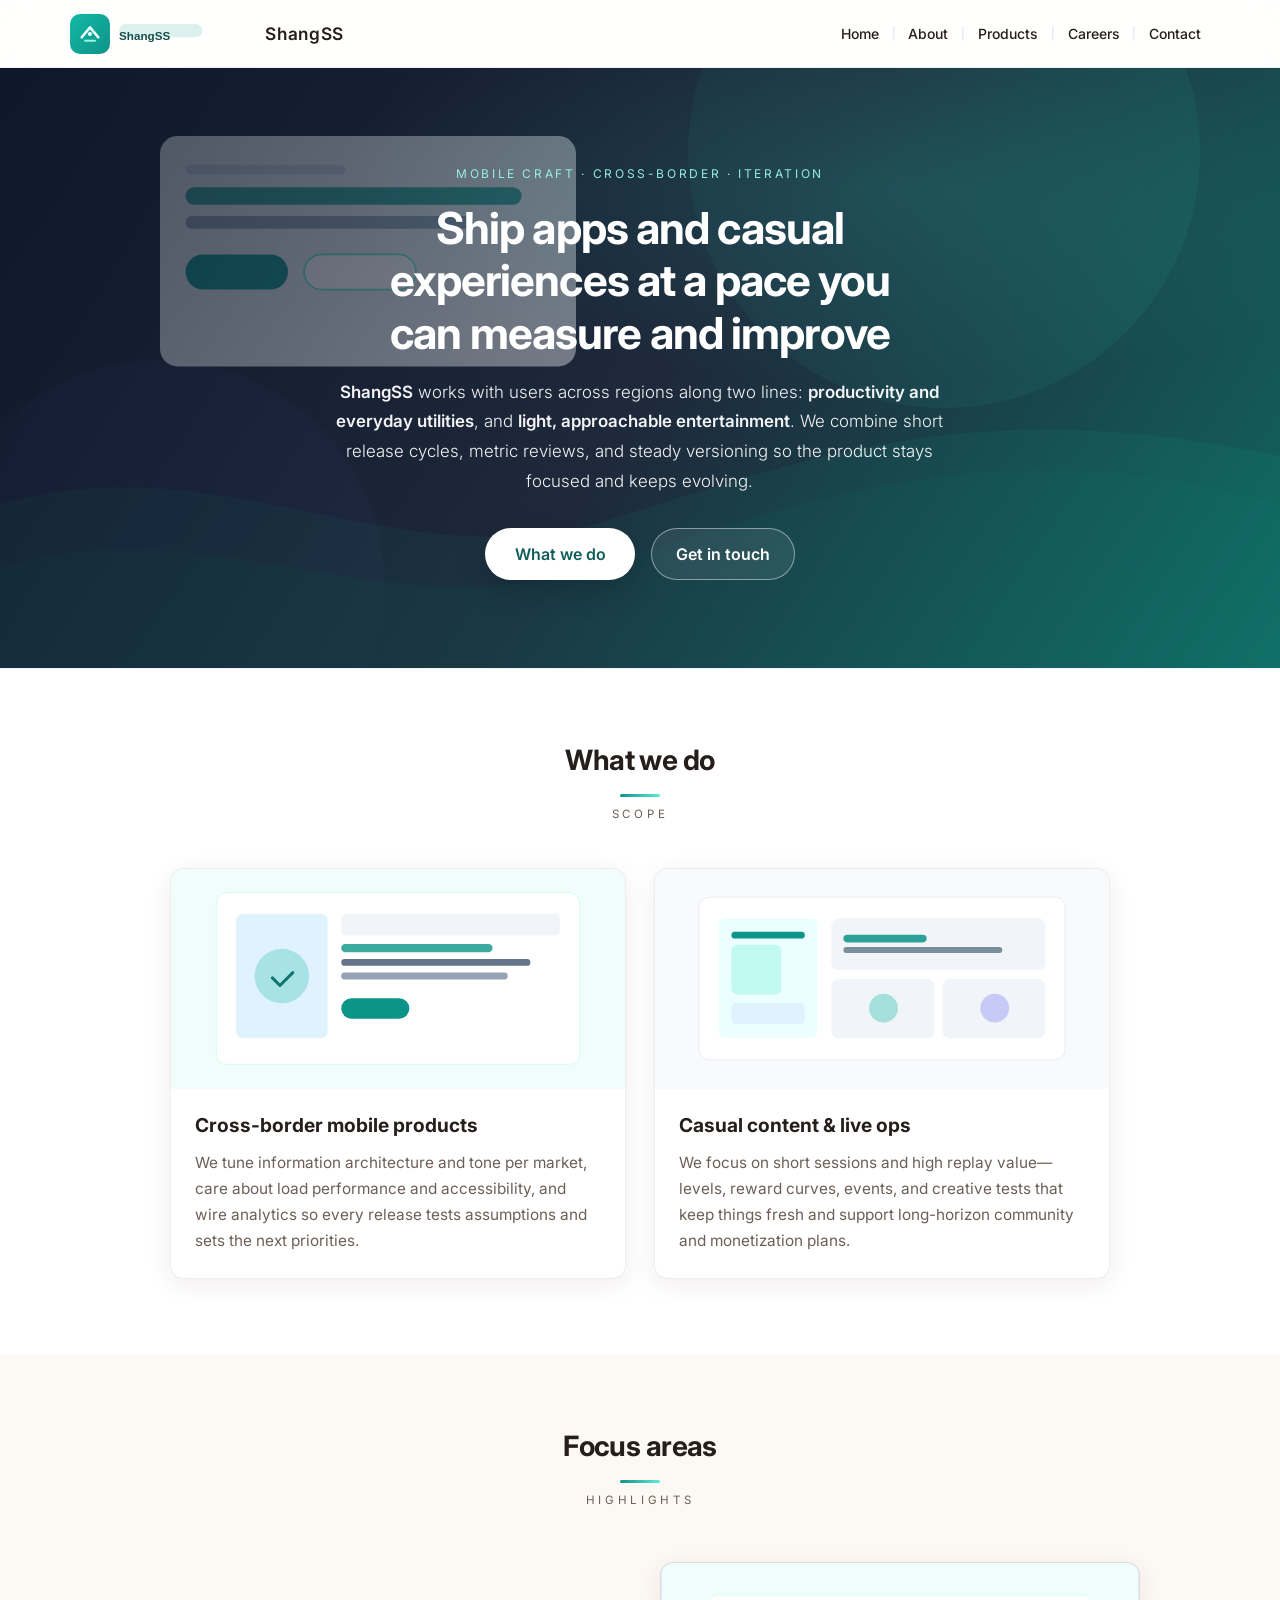
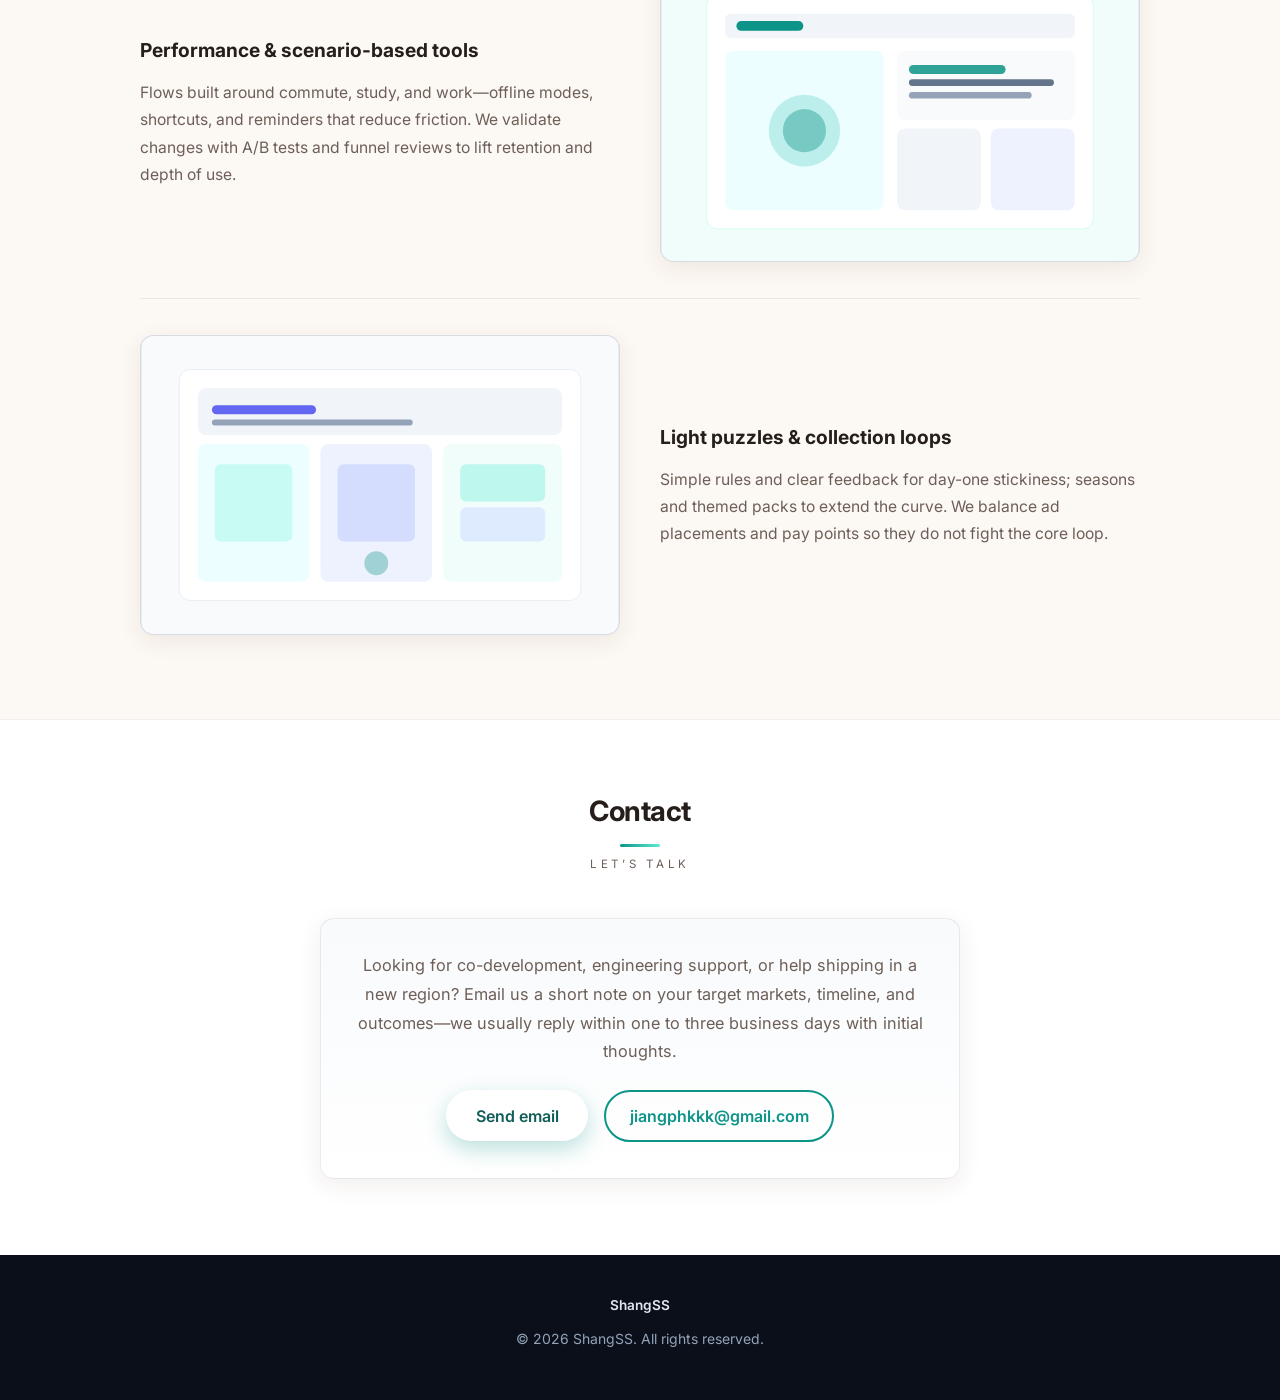
<file: index.html>
<!DOCTYPE html>
<html lang="en">
<head>
  <meta charset="UTF-8" />
  <meta name="viewport" content="width=device-width, initial-scale=1.0" />
  <meta name="google-site-verification" content="3MtpXeks0qgg5oJdjGeGLKAEFyrE70Z6BwuUxYsxm1w" />
  <meta name="description" content="ShangSS builds cross-border mobile experiences and light entertainment products—strategy, engineering, and ops in one loop for stable launches and iteration." />
  <title>ShangSS — Mobile Apps &amp; Digital Experiences</title>
  <link rel="preconnect" href="https://fonts.googleapis.com" />
  <link rel="preconnect" href="https://fonts.gstatic.com" crossorigin />
  <link href="https://fonts.googleapis.com/css2?family=Inter:wght@300;400;500;600;700&display=swap" rel="stylesheet" />
  <link rel="stylesheet" href="styles.css" />
</head>
<body>
  <header class="site-header">
    <div class="container header-inner">
      <a href="index.html" class="logo" title="ShangSS">
        <img src="images/logo.svg" alt="" class="logo-img" />
        <span class="logo-text">ShangSS</span>
      </a>
      <button type="button" class="nav-toggle" aria-label="Open menu" aria-expanded="false">
        <span></span><span></span><span></span>
      </button>
      <nav class="main-nav" aria-label="Primary">
        <a href="#top">Home</a>
        <span class="nav-sep">|</span>
        <a href="about.html">About</a>
        <span class="nav-sep">|</span>
        <a href="#products">Products</a>
        <span class="nav-sep">|</span>
        <a href="careers.html">Careers</a>
        <span class="nav-sep">|</span>
        <a href="#join">Contact</a>
      </nav>
    </div>
  </header>

  <main id="top">
    <section class="hero">
      <div class="hero-bg" role="img" aria-label="Hero background illustration"></div>
      <div class="container hero-inner">
        <div class="hero-content">
          <p class="hero-tag">MOBILE CRAFT · CROSS-BORDER · ITERATION</p>
          <h1>Ship apps and casual experiences at a pace you can measure and improve</h1>
          <p class="hero-desc"><strong>ShangSS</strong> works with users across regions along two lines: <strong>productivity and everyday utilities</strong>, and <strong>light, approachable entertainment</strong>. We combine short release cycles, metric reviews, and steady versioning so the product stays focused and keeps evolving.</p>
          <div class="hero-actions">
            <a href="#scope" class="btn-primary">What we do</a>
            <a href="#join" class="btn-ghost">Get in touch</a>
          </div>
        </div>
      </div>
    </section>

    <section id="scope" class="section scope">
      <div class="container">
        <header class="section-head">
          <h2>What we do</h2>
          <p class="section-en">SCOPE</p>
        </header>
        <div class="scope-grid scope-grid--two">
          <article class="scope-card">
            <div class="scope-card-visual">
              <img src="images/scope/scope-branding.svg" alt="Illustration: mobile product planning and delivery" width="640" height="360" loading="lazy" />
            </div>
            <h3>Cross-border mobile products</h3>
            <p>We tune information architecture and tone per market, care about load performance and accessibility, and wire analytics so every release tests assumptions and sets the next priorities.</p>
          </article>
          <article class="scope-card">
            <div class="scope-card-visual">
              <img src="images/scope/scope-content.svg" alt="Illustration: casual content and live ops" width="640" height="360" loading="lazy" />
            </div>
            <h3>Casual content &amp; live ops</h3>
            <p>We focus on short sessions and high replay value—levels, reward curves, events, and creative tests that keep things fresh and support long-horizon community and monetization plans.</p>
          </article>
        </div>
      </div>
    </section>

    <section id="products" class="section section-products">
      <div class="container">
        <header class="section-head">
          <h2>Focus areas</h2>
          <p class="section-en">HIGHLIGHTS</p>
        </header>
        <div class="product-showcase-list">
          <article class="product-showcase-block">
            <div class="product-showcase-text">
              <h3>Performance &amp; scenario-based tools</h3>
              <p>Flows built around commute, study, and work—offline modes, shortcuts, and reminders that reduce friction. We validate changes with A/B tests and funnel reviews to lift retention and depth of use.</p>
            </div>
            <div class="product-showcase-media">
              <img src="images/products/case-coffee.svg" alt="Illustration: utility app layout" loading="lazy" decoding="async" />
            </div>
          </article>
          <article class="product-showcase-block product-showcase-block--reverse">
            <div class="product-showcase-text">
              <h3>Light puzzles &amp; collection loops</h3>
              <p>Simple rules and clear feedback for day-one stickiness; seasons and themed packs to extend the curve. We balance ad placements and pay points so they do not fight the core loop.</p>
            </div>
            <div class="product-showcase-media">
              <img src="images/products/case-home.svg" alt="Illustration: casual game grid UI" loading="lazy" decoding="async" />
            </div>
          </article>
        </div>
      </div>
    </section>

    <section id="join" class="section section-join">
      <div class="container narrow">
        <header class="section-head">
          <h2>Contact</h2>
          <p class="section-en">LET’S TALK</p>
        </header>
        <div class="join-panel">
          <p class="join-lead">Looking for co-development, engineering support, or help shipping in a new region? Email us a short note on your target markets, timeline, and outcomes—we usually reply within one to three business days with initial thoughts.</p>
          <div class="join-actions">
            <a href="mailto:jiangphkkk@gmail.com" class="btn-primary">Send email</a>
            <a href="mailto:jiangphkkk@gmail.com" class="btn-outline">jiangphkkk@gmail.com</a>
          </div>
        </div>
      </div>
    </section>
  </main>

  <footer class="site-footer">
    <div class="container footer-inner">
      <p class="footer-brand">ShangSS</p>
      <p class="copyright">© <span id="year"></span> ShangSS. All rights reserved.</p>
    </div>
  </footer>

  <script src="main.js"></script>
</body>
</html>
</file>
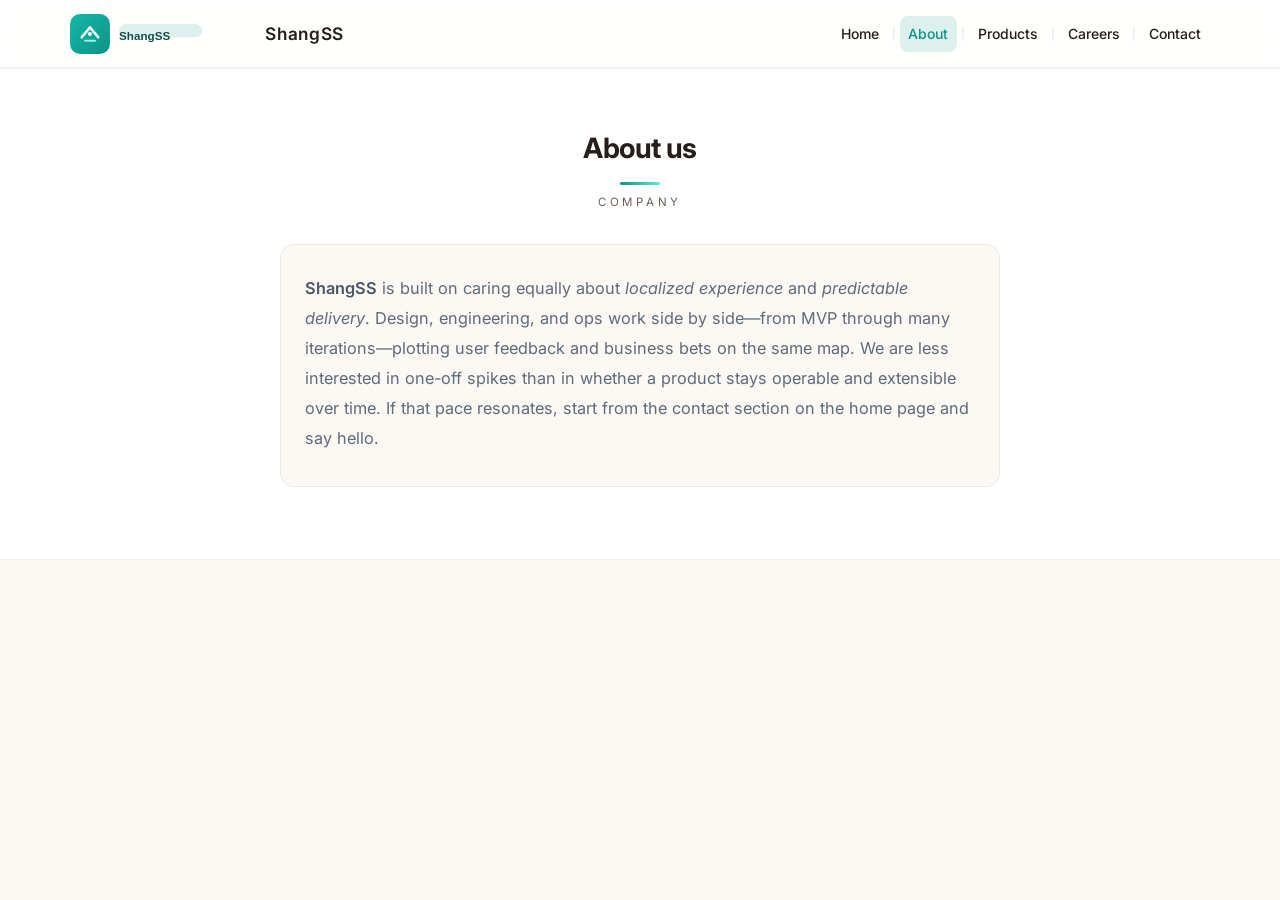
<file: about.html>
<!DOCTYPE html>
<html lang="en">
<head>
  <meta charset="UTF-8" />
  <meta name="viewport" content="width=device-width, initial-scale=1.0" />
  <meta name="description" content="About ShangSS: a small, resilient team focused on mobile experiences and light entertainment—data and user stories matter equally." />
  <title>About — ShangSS</title>
  <link rel="preconnect" href="https://fonts.googleapis.com" />
  <link rel="preconnect" href="https://fonts.gstatic.com" crossorigin />
  <link href="https://fonts.googleapis.com/css2?family=Inter:wght@300;400;500;600;700&display=swap" rel="stylesheet" />
  <link rel="stylesheet" href="styles.css" />
</head>
<body class="about-page">
  <header class="site-header">
    <div class="container header-inner">
      <a href="index.html" class="logo" title="ShangSS">
        <img src="images/logo.svg" alt="" class="logo-img" />
        <span class="logo-text">ShangSS</span>
      </a>
      <button type="button" class="nav-toggle" aria-label="Open menu" aria-expanded="false">
        <span></span><span></span><span></span>
      </button>
      <nav class="main-nav" aria-label="Primary">
        <a href="index.html">Home</a>
        <span class="nav-sep">|</span>
        <a href="about.html" aria-current="page">About</a>
        <span class="nav-sep">|</span>
        <a href="index.html#products">Products</a>
        <span class="nav-sep">|</span>
        <a href="careers.html">Careers</a>
        <span class="nav-sep">|</span>
        <a href="index.html#join">Contact</a>
      </nav>
    </div>
  </header>

  <main class="page-main about-page-main" id="top">
    <section class="section about-page-panel">
      <div class="container about-page-container">
        <header class="section-head">
          <h1>About us</h1>
          <p class="section-en">COMPANY</p>
        </header>
        <div class="about-page-intro">
          <p>
            <strong>ShangSS</strong> is built on caring equally about <em>localized experience</em> and <em>predictable delivery</em>. Design, engineering, and ops work side by side—from MVP through many iterations—plotting user feedback and business bets on the same map. We are less interested in one-off spikes than in whether a product stays operable and extensible over time. If that pace resonates, start from the contact section on the home page and say hello.
          </p>
        </div>
      </div>
    </section>
  </main>

  <script src="main.js"></script>
</body>
</html>
</file>
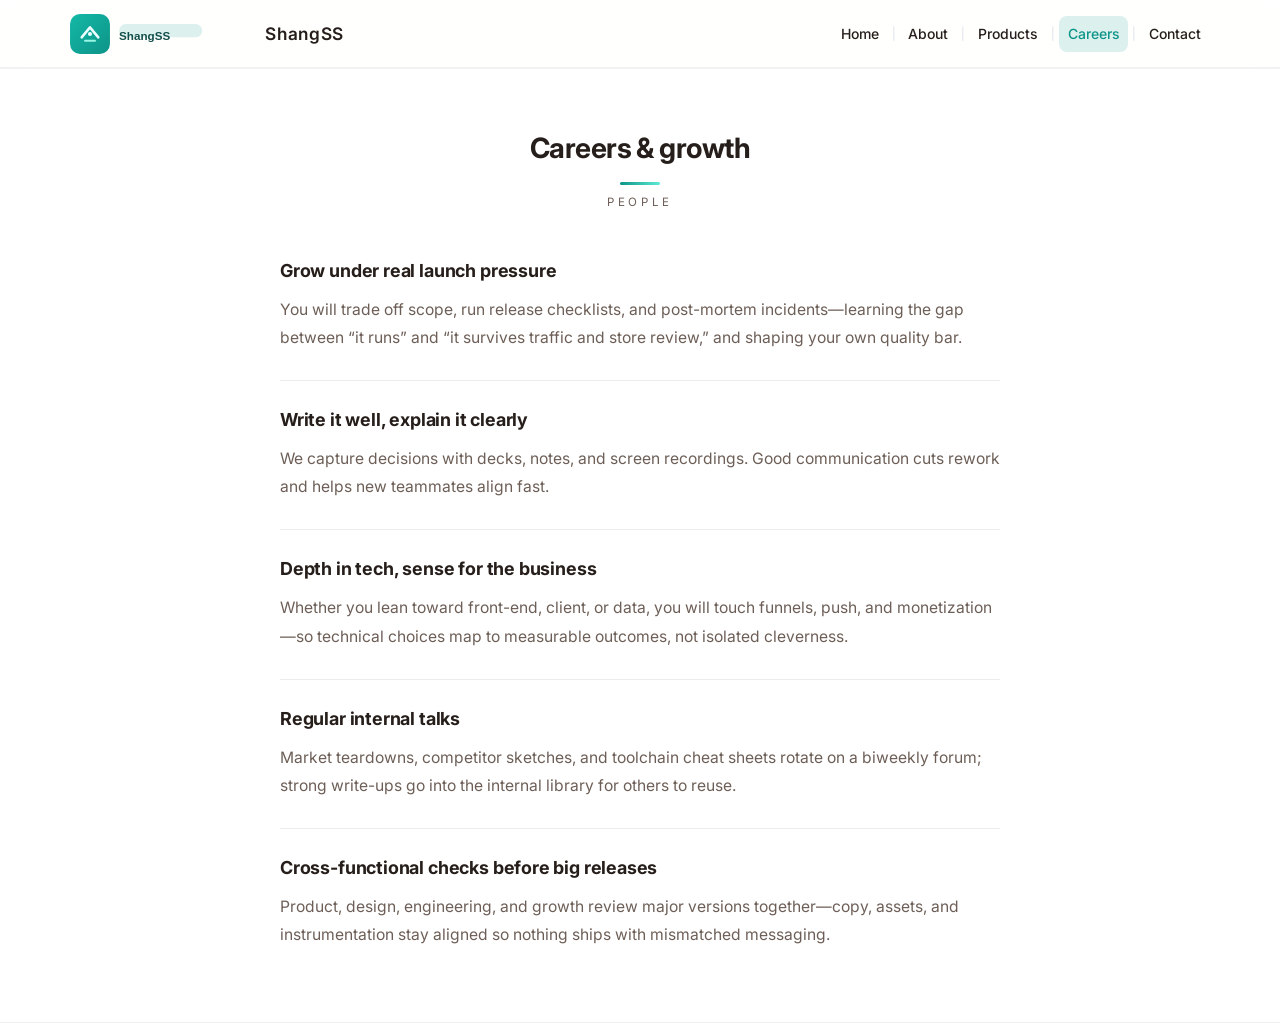
<file: careers.html>
<!DOCTYPE html>
<html lang="en">
<head>
  <meta charset="UTF-8" />
  <meta name="viewport" content="width=device-width, initial-scale=1.0" />
  <meta name="description" content="Careers at ShangSS: end-to-end experience on cross-region projects, shipping quality with a diverse team." />
  <title>Careers — ShangSS</title>
  <link rel="preconnect" href="https://fonts.googleapis.com" />
  <link rel="preconnect" href="https://fonts.gstatic.com" crossorigin />
  <link href="https://fonts.googleapis.com/css2?family=Inter:wght@300;400;500;600;700&display=swap" rel="stylesheet" />
  <link rel="stylesheet" href="styles.css" />
</head>
<body class="careers-page">
  <header class="site-header">
    <div class="container header-inner">
      <a href="index.html" class="logo" title="ShangSS">
        <img src="images/logo.svg" alt="" class="logo-img" />
        <span class="logo-text">ShangSS</span>
      </a>
      <button type="button" class="nav-toggle" aria-label="Open menu" aria-expanded="false">
        <span></span><span></span><span></span>
      </button>
      <nav class="main-nav" aria-label="Primary">
        <a href="index.html">Home</a>
        <span class="nav-sep">|</span>
        <a href="about.html">About</a>
        <span class="nav-sep">|</span>
        <a href="index.html#products">Products</a>
        <span class="nav-sep">|</span>
        <a href="careers.html" aria-current="page">Careers</a>
        <span class="nav-sep">|</span>
        <a href="index.html#join">Contact</a>
      </nav>
    </div>
  </header>

  <main class="page-main careers-page-main" id="top">
    <section class="section careers-page-panel">
      <div class="container careers-page-container">
        <header class="section-head">
          <h1>Careers &amp; growth</h1>
          <p class="section-en">PEOPLE</p>
        </header>

        <article class="careers-prose">
          <section class="careers-prose-block">
            <h2>Grow under real launch pressure</h2>
            <p>You will trade off scope, run release checklists, and post-mortem incidents—learning the gap between “it runs” and “it survives traffic and store review,” and shaping your own quality bar.</p>
          </section>

          <section class="careers-prose-block">
            <h2>Write it well, explain it clearly</h2>
            <p>We capture decisions with decks, notes, and screen recordings. Good communication cuts rework and helps new teammates align fast.</p>
          </section>

          <section class="careers-prose-block">
            <h2>Depth in tech, sense for the business</h2>
            <p>Whether you lean toward front-end, client, or data, you will touch funnels, push, and monetization—so technical choices map to measurable outcomes, not isolated cleverness.</p>
          </section>

          <section class="careers-prose-block">
            <h2>Regular internal talks</h2>
            <p>Market teardowns, competitor sketches, and toolchain cheat sheets rotate on a biweekly forum; strong write-ups go into the internal library for others to reuse.</p>
          </section>

          <section class="careers-prose-block">
            <h2>Cross-functional checks before big releases</h2>
            <p>Product, design, engineering, and growth review major versions together—copy, assets, and instrumentation stay aligned so nothing ships with mismatched messaging.</p>
          </section>
        </article>
      </div>
    </section>
  </main>

  <script src="main.js"></script>
</body>
</html>
</file>
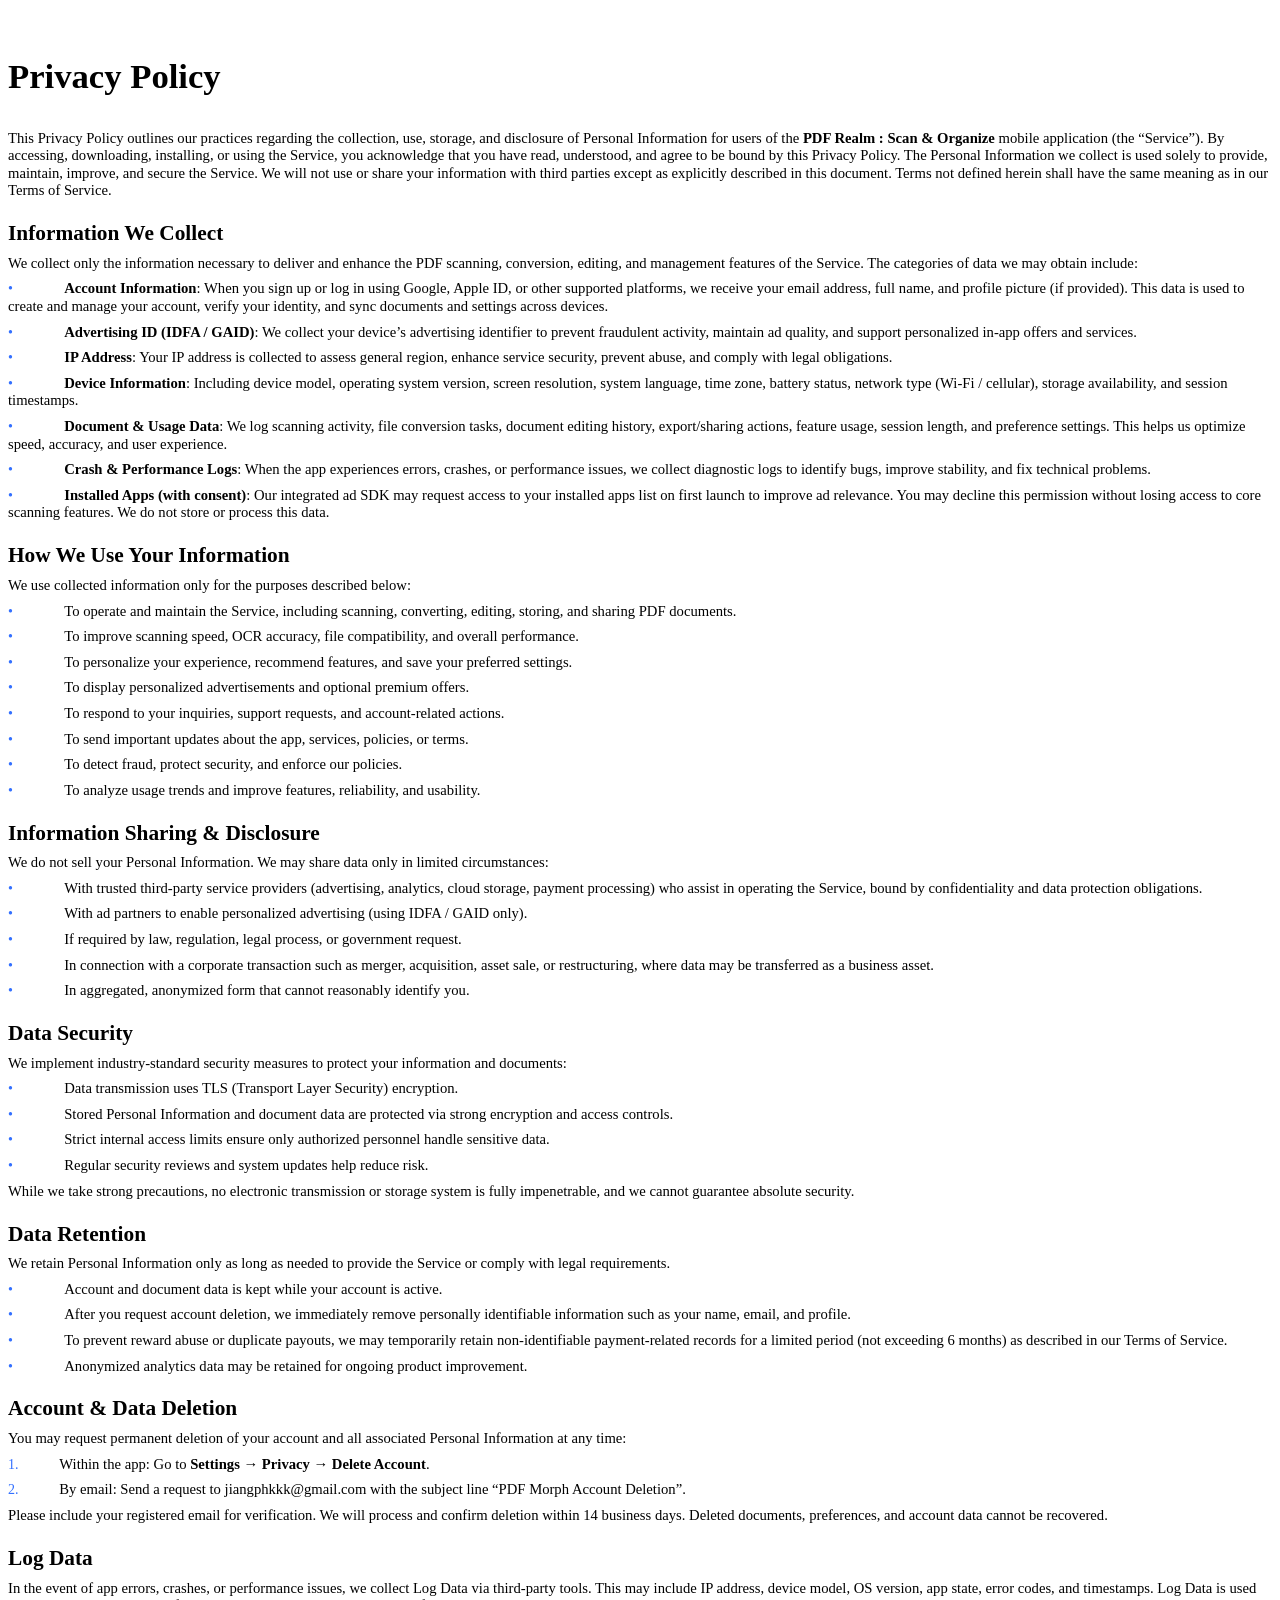
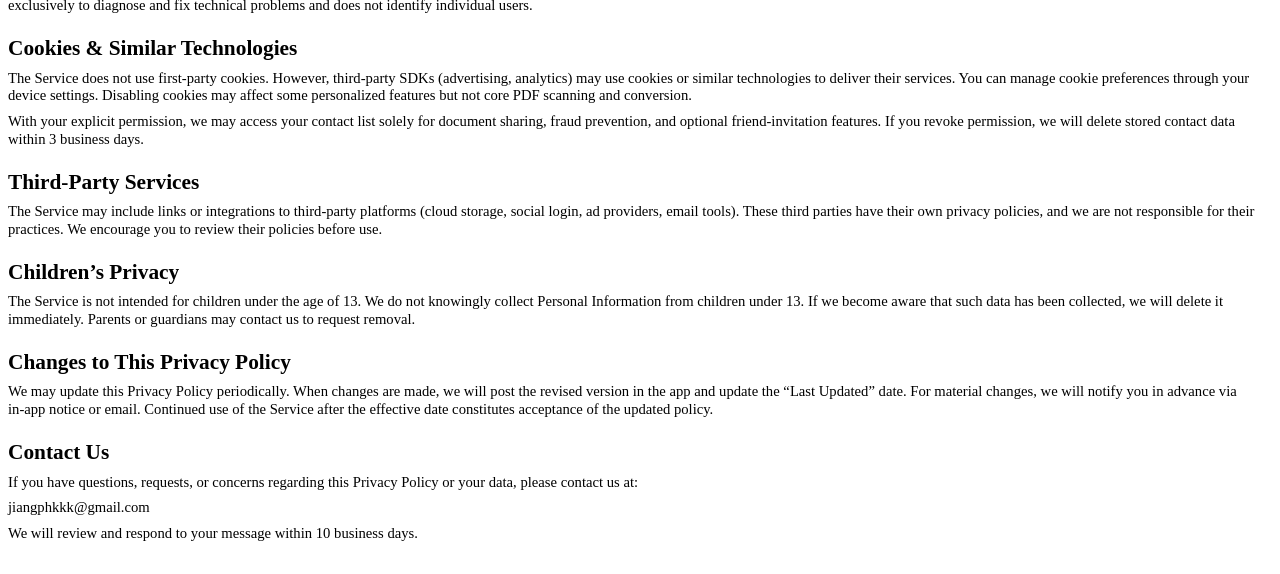
<file: pdfmorph/privacy.html>
<html><head><meta http-equiv="Content-Type" content="text/html; charset=utf-8" /><meta http-equiv="Content-Style-Type" content="text/css" /><meta name="generator" content="Aspose.Words for .NET 17.1.0.0" /><title></title></head><body><div><div style="-aw-headerfooter-type:header-primary"><p style="margin-top:0pt; margin-bottom:0pt; text-align:justify; widows:0; orphans:0; font-size:10.5pt"><span style="font-family:Calibri">&#xa0;</span></p></div><p style="margin-top:24pt; margin-bottom:24pt; text-align:justify; line-height:120%; widows:0; orphans:0; font-size:26pt"><span style="font-family:'Segoe UI'; font-weight:bold">Privacy Policy</span></p><p style="margin-top:6pt; margin-bottom:6pt; line-height:120%; widows:0; orphans:0; font-size:11pt"><span style="font-family:'Segoe UI'">This Privacy Policy outlines our practices regarding the collection, use, storage, and disclosure of Personal Information for users of the </span><span style="font-family:'Segoe UI'; font-weight:bold">PDF Realm : Scan &amp; Organize</span><span style="font-family:'Segoe UI'"> mobile application (the “Service”). By accessing, downloading, installing, or using the Service, you acknowledge that you have read, understood, and agree to be bound by this Privacy Policy. The Personal Information we collect is used solely to provide, maintain, improve, and secure the Service. We will not use or share your information with third parties except as explicitly described in this document. Terms not defined herein shall have the same meaning as in our Terms of Service.</span></p><p style="margin-top:16pt; margin-bottom:6pt; line-height:120%; widows:0; orphans:0; font-size:16pt"><a name="heading_0"><span style="font-family:'Segoe UI'; font-weight:bold">Information We Colle</span><span style="font-family:'Segoe UI'; font-weight:bold">ct</span></a></p><p style="margin-top:6pt; margin-bottom:6pt; line-height:120%; widows:0; orphans:0; font-size:11pt"><span style="font-family:'Segoe UI'">We collect only the information necessary to deliver and enhance the PDF scanning, conversion, editing, and management features of the Service. The categories of data we may obtain include:</span></p><p style="margin-top:6pt; margin-bottom:6pt; line-height:120%; widows:0; orphans:0; font-size:11pt"><span style="font-family:'Segoe UI'; font-size:10.5pt; color:#3370ff">•</span><span style="font:7pt 'Times New Roman'">&#xa0;&#xa0;&#xa0;&#xa0;&#xa0;&#xa0;&#xa0;&#xa0;&#xa0;&#xa0;&#xa0;&#xa0;&#xa0;&#xa0;&#xa0;&#xa0;&#xa0;&#xa0;&#xa0;&#xa0;&#xa0; </span><span style="font-family:'Segoe UI'; font-weight:bold">Account Information</span><span style="font-family:'Segoe UI'">: When you sign up or log in using Google, Apple ID, or other supported platforms, we receive your email address, full name, and profile picture (if provided). This data is used to create and manage your account, verify your identity, and sync documents and settings across devices.</span></p><p style="margin-top:6pt; margin-bottom:6pt; line-height:120%; widows:0; orphans:0; font-size:11pt"><span style="font-family:'Segoe UI'; font-size:10.5pt; color:#3370ff">•</span><span style="font:7pt 'Times New Roman'">&#xa0;&#xa0;&#xa0;&#xa0;&#xa0;&#xa0;&#xa0;&#xa0;&#xa0;&#xa0;&#xa0;&#xa0;&#xa0;&#xa0;&#xa0;&#xa0;&#xa0;&#xa0;&#xa0;&#xa0;&#xa0; </span><span style="font-family:'Segoe UI'; font-weight:bold">Advertising ID (IDFA / GAID)</span><span style="font-family:'Segoe UI'">: We collect your device’s advertising identifier to prevent fraudulent activity, maintain ad quality, and support personalized in-app offers and services.</span></p><p style="margin-top:6pt; margin-bottom:6pt; line-height:120%; widows:0; orphans:0; font-size:11pt"><span style="font-family:'Segoe UI'; font-size:10.5pt; color:#3370ff">•</span><span style="font:7pt 'Times New Roman'">&#xa0;&#xa0;&#xa0;&#xa0;&#xa0;&#xa0;&#xa0;&#xa0;&#xa0;&#xa0;&#xa0;&#xa0;&#xa0;&#xa0;&#xa0;&#xa0;&#xa0;&#xa0;&#xa0;&#xa0;&#xa0; </span><span style="font-family:'Segoe UI'; font-weight:bold">IP Address</span><span style="font-family:'Segoe UI'">: Your IP address is collected to assess general region, enhance service security, prevent abuse, and comply with legal obligations.</span></p><p style="margin-top:6pt; margin-bottom:6pt; line-height:120%; widows:0; orphans:0; font-size:11pt"><span style="font-family:'Segoe UI'; font-size:10.5pt; color:#3370ff">•</span><span style="font:7pt 'Times New Roman'">&#xa0;&#xa0;&#xa0;&#xa0;&#xa0;&#xa0;&#xa0;&#xa0;&#xa0;&#xa0;&#xa0;&#xa0;&#xa0;&#xa0;&#xa0;&#xa0;&#xa0;&#xa0;&#xa0;&#xa0;&#xa0; </span><span style="font-family:'Segoe UI'; font-weight:bold">Device Information</span><span style="font-family:'Segoe UI'">: Including device model, operating system version, screen resolution, system language, time zone, battery status, network type (Wi‑Fi / cellular), storage availability, and session timestamps.</span></p><p style="margin-top:6pt; margin-bottom:6pt; line-height:120%; widows:0; orphans:0; font-size:11pt"><span style="font-family:'Segoe UI'; font-size:10.5pt; color:#3370ff">•</span><span style="font:7pt 'Times New Roman'">&#xa0;&#xa0;&#xa0;&#xa0;&#xa0;&#xa0;&#xa0;&#xa0;&#xa0;&#xa0;&#xa0;&#xa0;&#xa0;&#xa0;&#xa0;&#xa0;&#xa0;&#xa0;&#xa0;&#xa0;&#xa0; </span><span style="font-family:'Segoe UI'; font-weight:bold">Document &amp; Usage Data</span><span style="font-family:'Segoe UI'">: We log scanning activity, file conversion tasks, document editing history, export/sharing actions, feature usage, session length, and preference settings. This helps us optimize speed, accuracy, and user experience.</span></p><p style="margin-top:6pt; margin-bottom:6pt; line-height:120%; widows:0; orphans:0; font-size:11pt"><span style="font-family:'Segoe UI'; font-size:10.5pt; color:#3370ff">•</span><span style="font:7pt 'Times New Roman'">&#xa0;&#xa0;&#xa0;&#xa0;&#xa0;&#xa0;&#xa0;&#xa0;&#xa0;&#xa0;&#xa0;&#xa0;&#xa0;&#xa0;&#xa0;&#xa0;&#xa0;&#xa0;&#xa0;&#xa0;&#xa0; </span><span style="font-family:'Segoe UI'; font-weight:bold">Crash &amp; Performance Logs</span><span style="font-family:'Segoe UI'">: When the app experiences errors, crashes, or performance issues, we collect diagnostic logs to identify bugs, improve stability, and fix technical problems.</span></p><p style="margin-top:6pt; margin-bottom:6pt; line-height:120%; widows:0; orphans:0; font-size:11pt"><span style="font-family:'Segoe UI'; font-size:10.5pt; color:#3370ff">•</span><span style="font:7pt 'Times New Roman'">&#xa0;&#xa0;&#xa0;&#xa0;&#xa0;&#xa0;&#xa0;&#xa0;&#xa0;&#xa0;&#xa0;&#xa0;&#xa0;&#xa0;&#xa0;&#xa0;&#xa0;&#xa0;&#xa0;&#xa0;&#xa0; </span><span style="font-family:'Segoe UI'; font-weight:bold">Installed Apps (with consent)</span><span style="font-family:'Segoe UI'">: Our integrated ad SDK may request access to your installed apps list on first launch to improve ad relevance. You may decline this permission without losing access to core scanning features. We do not store or process this data.</span></p><p style="margin-top:16pt; margin-bottom:6pt; line-height:120%; widows:0; orphans:0; font-size:16pt"><a name="heading_1"><span style="font-family:'Segoe UI'; font-weight:bold">How We Use Your Information</span></a></p><p style="margin-top:6pt; margin-bottom:6pt; line-height:120%; widows:0; orphans:0; font-size:11pt"><span style="font-family:'Segoe UI'">We use collected information only for the purposes described below:</span></p><p style="margin-top:6pt; margin-bottom:6pt; line-height:120%; widows:0; orphans:0; font-size:11pt"><span style="font-family:'Segoe UI'; font-size:10.5pt; color:#3370ff">•</span><span style="font:7pt 'Times New Roman'">&#xa0;&#xa0;&#xa0;&#xa0;&#xa0;&#xa0;&#xa0;&#xa0;&#xa0;&#xa0;&#xa0;&#xa0;&#xa0;&#xa0;&#xa0;&#xa0;&#xa0;&#xa0;&#xa0;&#xa0;&#xa0; </span><span style="font-family:'Segoe UI'">To operate and maintain the Service, including scanning, converting, editing, storing, and sharing PDF documents.</span></p><p style="margin-top:6pt; margin-bottom:6pt; line-height:120%; widows:0; orphans:0; font-size:11pt"><span style="font-family:'Segoe UI'; font-size:10.5pt; color:#3370ff">•</span><span style="font:7pt 'Times New Roman'">&#xa0;&#xa0;&#xa0;&#xa0;&#xa0;&#xa0;&#xa0;&#xa0;&#xa0;&#xa0;&#xa0;&#xa0;&#xa0;&#xa0;&#xa0;&#xa0;&#xa0;&#xa0;&#xa0;&#xa0;&#xa0; </span><span style="font-family:'Segoe UI'">To improve scanning speed, OCR accuracy, file compatibility, and overall performance.</span></p><p style="margin-top:6pt; margin-bottom:6pt; line-height:120%; widows:0; orphans:0; font-size:11pt"><span style="font-family:'Segoe UI'; font-size:10.5pt; color:#3370ff">•</span><span style="font:7pt 'Times New Roman'">&#xa0;&#xa0;&#xa0;&#xa0;&#xa0;&#xa0;&#xa0;&#xa0;&#xa0;&#xa0;&#xa0;&#xa0;&#xa0;&#xa0;&#xa0;&#xa0;&#xa0;&#xa0;&#xa0;&#xa0;&#xa0; </span><span style="font-family:'Segoe UI'">To personalize your experience, recommend features, and save your preferred settings.</span></p><p style="margin-top:6pt; margin-bottom:6pt; line-height:120%; widows:0; orphans:0; font-size:11pt"><span style="font-family:'Segoe UI'; font-size:10.5pt; color:#3370ff">•</span><span style="font:7pt 'Times New Roman'">&#xa0;&#xa0;&#xa0;&#xa0;&#xa0;&#xa0;&#xa0;&#xa0;&#xa0;&#xa0;&#xa0;&#xa0;&#xa0;&#xa0;&#xa0;&#xa0;&#xa0;&#xa0;&#xa0;&#xa0;&#xa0; </span><span style="font-family:'Segoe UI'">To display personalized advertisements and optional premium offers.</span></p><p style="margin-top:6pt; margin-bottom:6pt; line-height:120%; widows:0; orphans:0; font-size:11pt"><span style="font-family:'Segoe UI'; font-size:10.5pt; color:#3370ff">•</span><span style="font:7pt 'Times New Roman'">&#xa0;&#xa0;&#xa0;&#xa0;&#xa0;&#xa0;&#xa0;&#xa0;&#xa0;&#xa0;&#xa0;&#xa0;&#xa0;&#xa0;&#xa0;&#xa0;&#xa0;&#xa0;&#xa0;&#xa0;&#xa0; </span><span style="font-family:'Segoe UI'">To respond to your inquiries, support requests, and account-related actions.</span></p><p style="margin-top:6pt; margin-bottom:6pt; line-height:120%; widows:0; orphans:0; font-size:11pt"><span style="font-family:'Segoe UI'; font-size:10.5pt; color:#3370ff">•</span><span style="font:7pt 'Times New Roman'">&#xa0;&#xa0;&#xa0;&#xa0;&#xa0;&#xa0;&#xa0;&#xa0;&#xa0;&#xa0;&#xa0;&#xa0;&#xa0;&#xa0;&#xa0;&#xa0;&#xa0;&#xa0;&#xa0;&#xa0;&#xa0; </span><span style="font-family:'Segoe UI'">To send important updates about the app, services, policies, or terms.</span></p><p style="margin-top:6pt; margin-bottom:6pt; line-height:120%; widows:0; orphans:0; font-size:11pt"><span style="font-family:'Segoe UI'; font-size:10.5pt; color:#3370ff">•</span><span style="font:7pt 'Times New Roman'">&#xa0;&#xa0;&#xa0;&#xa0;&#xa0;&#xa0;&#xa0;&#xa0;&#xa0;&#xa0;&#xa0;&#xa0;&#xa0;&#xa0;&#xa0;&#xa0;&#xa0;&#xa0;&#xa0;&#xa0;&#xa0; </span><span style="font-family:'Segoe UI'">To detect fraud, protect security, and enforce our policies.</span></p><p style="margin-top:6pt; margin-bottom:6pt; line-height:120%; widows:0; orphans:0; font-size:11pt"><span style="font-family:'Segoe UI'; font-size:10.5pt; color:#3370ff">•</span><span style="font:7pt 'Times New Roman'">&#xa0;&#xa0;&#xa0;&#xa0;&#xa0;&#xa0;&#xa0;&#xa0;&#xa0;&#xa0;&#xa0;&#xa0;&#xa0;&#xa0;&#xa0;&#xa0;&#xa0;&#xa0;&#xa0;&#xa0;&#xa0; </span><span style="font-family:'Segoe UI'">To analyze usage trends and improve features, reliability, and usability.</span></p><p style="margin-top:16pt; margin-bottom:6pt; line-height:120%; widows:0; orphans:0; font-size:16pt"><a name="heading_2"><span style="font-family:'Segoe UI'; font-weight:bold">Information Sharing &amp; Disclosure</span></a></p><p style="margin-top:6pt; margin-bottom:6pt; line-height:120%; widows:0; orphans:0; font-size:11pt"><span style="font-family:'Segoe UI'">We do not sell your Personal Information. We may share data only in limited circumstances:</span></p><p style="margin-top:6pt; margin-bottom:6pt; line-height:120%; widows:0; orphans:0; font-size:11pt"><span style="font-family:'Segoe UI'; font-size:10.5pt; color:#3370ff">•</span><span style="font:7pt 'Times New Roman'">&#xa0;&#xa0;&#xa0;&#xa0;&#xa0;&#xa0;&#xa0;&#xa0;&#xa0;&#xa0;&#xa0;&#xa0;&#xa0;&#xa0;&#xa0;&#xa0;&#xa0;&#xa0;&#xa0;&#xa0;&#xa0; </span><span style="font-family:'Segoe UI'">With trusted third-party service providers (advertising, analytics, cloud storage, payment processing) who assist in operating the Service, bound by confidentiality and data protection obligations.</span></p><p style="margin-top:6pt; margin-bottom:6pt; line-height:120%; widows:0; orphans:0; font-size:11pt"><span style="font-family:'Segoe UI'; font-size:10.5pt; color:#3370ff">•</span><span style="font:7pt 'Times New Roman'">&#xa0;&#xa0;&#xa0;&#xa0;&#xa0;&#xa0;&#xa0;&#xa0;&#xa0;&#xa0;&#xa0;&#xa0;&#xa0;&#xa0;&#xa0;&#xa0;&#xa0;&#xa0;&#xa0;&#xa0;&#xa0; </span><span style="font-family:'Segoe UI'">With ad partners to enable personalized advertising (using IDFA / GAID only).</span></p><p style="margin-top:6pt; margin-bottom:6pt; line-height:120%; widows:0; orphans:0; font-size:11pt"><span style="font-family:'Segoe UI'; font-size:10.5pt; color:#3370ff">•</span><span style="font:7pt 'Times New Roman'">&#xa0;&#xa0;&#xa0;&#xa0;&#xa0;&#xa0;&#xa0;&#xa0;&#xa0;&#xa0;&#xa0;&#xa0;&#xa0;&#xa0;&#xa0;&#xa0;&#xa0;&#xa0;&#xa0;&#xa0;&#xa0; </span><span style="font-family:'Segoe UI'">If required by law, regulation, legal process, or government request.</span></p><p style="margin-top:6pt; margin-bottom:6pt; line-height:120%; widows:0; orphans:0; font-size:11pt"><span style="font-family:'Segoe UI'; font-size:10.5pt; color:#3370ff">•</span><span style="font:7pt 'Times New Roman'">&#xa0;&#xa0;&#xa0;&#xa0;&#xa0;&#xa0;&#xa0;&#xa0;&#xa0;&#xa0;&#xa0;&#xa0;&#xa0;&#xa0;&#xa0;&#xa0;&#xa0;&#xa0;&#xa0;&#xa0;&#xa0; </span><span style="font-family:'Segoe UI'">In connection with a corporate transaction such as merger, acquisition, asset sale, or restructuring, where data may be transferred as a business asset.</span></p><p style="margin-top:6pt; margin-bottom:6pt; line-height:120%; widows:0; orphans:0; font-size:11pt"><span style="font-family:'Segoe UI'; font-size:10.5pt; color:#3370ff">•</span><span style="font:7pt 'Times New Roman'">&#xa0;&#xa0;&#xa0;&#xa0;&#xa0;&#xa0;&#xa0;&#xa0;&#xa0;&#xa0;&#xa0;&#xa0;&#xa0;&#xa0;&#xa0;&#xa0;&#xa0;&#xa0;&#xa0;&#xa0;&#xa0; </span><span style="font-family:'Segoe UI'">In aggregated, anonymized form that cannot reasonably identify you.</span></p><p style="margin-top:16pt; margin-bottom:6pt; line-height:120%; widows:0; orphans:0; font-size:16pt"><a name="heading_3"><span style="font-family:'Segoe UI'; font-weight:bold">Data Security</span></a></p><p style="margin-top:6pt; margin-bottom:6pt; line-height:120%; widows:0; orphans:0; font-size:11pt"><span style="font-family:'Segoe UI'">We implement industry‑standard security measures to protect your information and documents:</span></p><p style="margin-top:6pt; margin-bottom:6pt; line-height:120%; widows:0; orphans:0; font-size:11pt"><span style="font-family:'Segoe UI'; font-size:10.5pt; color:#3370ff">•</span><span style="font:7pt 'Times New Roman'">&#xa0;&#xa0;&#xa0;&#xa0;&#xa0;&#xa0;&#xa0;&#xa0;&#xa0;&#xa0;&#xa0;&#xa0;&#xa0;&#xa0;&#xa0;&#xa0;&#xa0;&#xa0;&#xa0;&#xa0;&#xa0; </span><span style="font-family:'Segoe UI'">Data transmission uses TLS (Transport Layer Security) encryption.</span></p><p style="margin-top:6pt; margin-bottom:6pt; line-height:120%; widows:0; orphans:0; font-size:11pt"><span style="font-family:'Segoe UI'; font-size:10.5pt; color:#3370ff">•</span><span style="font:7pt 'Times New Roman'">&#xa0;&#xa0;&#xa0;&#xa0;&#xa0;&#xa0;&#xa0;&#xa0;&#xa0;&#xa0;&#xa0;&#xa0;&#xa0;&#xa0;&#xa0;&#xa0;&#xa0;&#xa0;&#xa0;&#xa0;&#xa0; </span><span style="font-family:'Segoe UI'">Stored Personal Information and document data are protected via strong encryption and access controls.</span></p><p style="margin-top:6pt; margin-bottom:6pt; line-height:120%; widows:0; orphans:0; font-size:11pt"><span style="font-family:'Segoe UI'; font-size:10.5pt; color:#3370ff">•</span><span style="font:7pt 'Times New Roman'">&#xa0;&#xa0;&#xa0;&#xa0;&#xa0;&#xa0;&#xa0;&#xa0;&#xa0;&#xa0;&#xa0;&#xa0;&#xa0;&#xa0;&#xa0;&#xa0;&#xa0;&#xa0;&#xa0;&#xa0;&#xa0; </span><span style="font-family:'Segoe UI'">Strict internal access limits ensure only authorized personnel handle sensitive data.</span></p><p style="margin-top:6pt; margin-bottom:6pt; line-height:120%; widows:0; orphans:0; font-size:11pt"><span style="font-family:'Segoe UI'; font-size:10.5pt; color:#3370ff">•</span><span style="font:7pt 'Times New Roman'">&#xa0;&#xa0;&#xa0;&#xa0;&#xa0;&#xa0;&#xa0;&#xa0;&#xa0;&#xa0;&#xa0;&#xa0;&#xa0;&#xa0;&#xa0;&#xa0;&#xa0;&#xa0;&#xa0;&#xa0;&#xa0; </span><span style="font-family:'Segoe UI'">Regular security reviews and system updates help reduce risk.</span></p><p style="margin-top:6pt; margin-bottom:6pt; line-height:120%; widows:0; orphans:0; font-size:11pt"><span style="font-family:'Segoe UI'">While we take strong precautions, no electronic transmission or storage system is fully impenetrable, and we cannot guarantee absolute security.</span></p><p style="margin-top:16pt; margin-bottom:6pt; line-height:120%; widows:0; orphans:0; font-size:16pt"><a name="heading_4"><span style="font-family:'Segoe UI'; font-weight:bold">Data Retention</span></a></p><p style="margin-top:6pt; margin-bottom:6pt; line-height:120%; widows:0; orphans:0; font-size:11pt"><span style="font-family:'Segoe UI'">We retain Personal Information only as long as needed to provide the Service or comply with legal requirements.</span></p><p style="margin-top:6pt; margin-bottom:6pt; line-height:120%; widows:0; orphans:0; font-size:11pt"><span style="font-family:'Segoe UI'; font-size:10.5pt; color:#3370ff">•</span><span style="font:7pt 'Times New Roman'">&#xa0;&#xa0;&#xa0;&#xa0;&#xa0;&#xa0;&#xa0;&#xa0;&#xa0;&#xa0;&#xa0;&#xa0;&#xa0;&#xa0;&#xa0;&#xa0;&#xa0;&#xa0;&#xa0;&#xa0;&#xa0; </span><span style="font-family:'Segoe UI'">Account and document data is kept while your account is active.</span></p><p style="margin-top:6pt; margin-bottom:6pt; line-height:120%; widows:0; orphans:0; font-size:11pt"><span style="font-family:'Segoe UI'; font-size:10.5pt; color:#3370ff">•</span><span style="font:7pt 'Times New Roman'">&#xa0;&#xa0;&#xa0;&#xa0;&#xa0;&#xa0;&#xa0;&#xa0;&#xa0;&#xa0;&#xa0;&#xa0;&#xa0;&#xa0;&#xa0;&#xa0;&#xa0;&#xa0;&#xa0;&#xa0;&#xa0; </span><span style="font-family:'Segoe UI'">After you request account deletion, we immediately remove personally identifiable information such as your name, email, and profile.</span></p><p style="margin-top:6pt; margin-bottom:6pt; line-height:120%; widows:0; orphans:0; font-size:11pt"><span style="font-family:'Segoe UI'; font-size:10.5pt; color:#3370ff">•</span><span style="font:7pt 'Times New Roman'">&#xa0;&#xa0;&#xa0;&#xa0;&#xa0;&#xa0;&#xa0;&#xa0;&#xa0;&#xa0;&#xa0;&#xa0;&#xa0;&#xa0;&#xa0;&#xa0;&#xa0;&#xa0;&#xa0;&#xa0;&#xa0; </span><span style="font-family:'Segoe UI'">To prevent reward abuse or duplicate payouts, we may temporarily retain non‑identifiable payment‑related records for a limited period (not exceeding 6 months) as described in our Terms of Service.</span></p><p style="margin-top:6pt; margin-bottom:6pt; line-height:120%; widows:0; orphans:0; font-size:11pt"><span style="font-family:'Segoe UI'; font-size:10.5pt; color:#3370ff">•</span><span style="font:7pt 'Times New Roman'">&#xa0;&#xa0;&#xa0;&#xa0;&#xa0;&#xa0;&#xa0;&#xa0;&#xa0;&#xa0;&#xa0;&#xa0;&#xa0;&#xa0;&#xa0;&#xa0;&#xa0;&#xa0;&#xa0;&#xa0;&#xa0; </span><span style="font-family:'Segoe UI'">Anonymized analytics data may be retained for ongoing product improvement.</span></p><p style="margin-top:16pt; margin-bottom:6pt; line-height:120%; widows:0; orphans:0; font-size:16pt"><a name="heading_5"><span style="font-family:'Segoe UI'; font-weight:bold">Account &amp; Data Deletion</span></a></p><p style="margin-top:6pt; margin-bottom:6pt; line-height:120%; widows:0; orphans:0; font-size:11pt"><span style="font-family:'Segoe UI'">You may request permanent deletion of your account and all associated Personal Information at any time:</span></p><ol type="1" style="margin:0pt; padding-left:0pt"><li style="margin-top:6pt; margin-bottom:6pt; line-height:120%; widows:0; orphans:0; font-family:'Segoe UI'; font-size:10.5pt; color:#3370ff; list-style-position:inside; -aw-list-padding-sml:23.06pt"><span style="font:7pt 'Times New Roman'; -aw-list-padding-sml:23.06pt">&#xa0;&#xa0;&#xa0;&#xa0;&#xa0;&#xa0;&#xa0;&#xa0;&#xa0;&#xa0;&#xa0;&#xa0;&#xa0;&#xa0;&#xa0; </span><span style="font-size:11pt; color:#000000">Within the app: Go to </span><span style="font-size:11pt; font-weight:bold; color:#000000">Settings → Privacy → Delete Account</span><span style="font-size:11pt; color:#000000">.</span></li></ol><ol start="2" type="1" style="margin:0pt; padding-left:0pt"><li style="margin-top:6pt; margin-bottom:6pt; line-height:120%; widows:0; orphans:0; font-family:'Segoe UI'; font-size:10.5pt; color:#3370ff; list-style-position:inside; -aw-list-padding-sml:23.06pt"><span style="font:7pt 'Times New Roman'; -aw-list-padding-sml:23.06pt">&#xa0;&#xa0;&#xa0;&#xa0;&#xa0;&#xa0;&#xa0;&#xa0;&#xa0;&#xa0;&#xa0;&#xa0;&#xa0;&#xa0;&#xa0; </span><span style="font-size:11pt; color:#000000">By email: Send a request to </span><a href="mailto:jiangphkkk@gmail.com" style="text-decoration:none"><span style="font-size:11pt; color:#000000">jiangphkkk@gmail.com</span></a><span style="font-size:11pt; color:#000000"> </span><span style="font-size:11pt; color:#000000">with the subject line “PDF Morph Account Deletion”.</span></li></ol><p style="margin-top:6pt; margin-bottom:6pt; line-height:120%; widows:0; orphans:0; font-size:11pt"><span style="font-family:'Segoe UI'">Please include your registered email for verification. We will process and confirm deletion within 14 business days. Deleted documents, preferences, and account data cannot be recovered.</span></p><p style="margin-top:16pt; margin-bottom:6pt; line-height:120%; widows:0; orphans:0; font-size:16pt"><a name="heading_6"><span style="font-family:'Segoe UI'; font-weight:bold">Log Data</span></a></p><p style="margin-top:6pt; margin-bottom:6pt; line-height:120%; widows:0; orphans:0; font-size:11pt"><span style="font-family:'Segoe UI'">In the event of app errors, crashes, or performance issues, we collect Log Data via third‑party tools. This may include IP address, device model, OS version, app state, error codes, and timestamps. Log Data is used exclusively to diagnose and fix technical problems and does not identify individual users.</span></p><p style="margin-top:16pt; margin-bottom:6pt; line-height:120%; widows:0; orphans:0; font-size:16pt"><a name="heading_7"><span style="font-family:'Segoe UI'; font-weight:bold">Cookies &amp; Similar Technologies</span></a></p><p style="margin-top:6pt; margin-bottom:6pt; line-height:120%; widows:0; orphans:0; font-size:11pt"><span style="font-family:'Segoe UI'">The Service does not use first‑party cookies. However, third‑party SDKs (advertising, analytics) may use cookies or similar technologies to deliver their services. You can manage cookie preferences through your device settings. Disabling cookies may affect some personalized features but not core PDF scanning and conversion.</span></p><p style="margin-top:6pt; margin-bottom:6pt; line-height:120%; widows:0; orphans:0; font-size:11pt"><span style="font-family:'Segoe UI'">With your explicit permission, we may access your contact list solely for document sharing, fraud prevention, and optional friend-invitation features. If you revoke permission, we will delete stored contact data within 3 business days.</span></p><p style="margin-top:16pt; margin-bottom:6pt; line-height:120%; widows:0; orphans:0; font-size:16pt"><a name="heading_8"><span style="font-family:'Segoe UI'; font-weight:bold">Third‑Party Services</span></a></p><p style="margin-top:6pt; margin-bottom:6pt; line-height:120%; widows:0; orphans:0; font-size:11pt"><span style="font-family:'Segoe UI'">The Service may include links or integrations to third‑party platforms (cloud storage, social login, ad providers, email tools). These third parties have their own privacy policies, and we are not responsible for their practices. We encourage you to review their policies before use.</span></p><p style="margin-top:16pt; margin-bottom:6pt; line-height:120%; widows:0; orphans:0; font-size:16pt"><a name="heading_9"><span style="font-family:'Segoe UI'; font-weight:bold">Children’s Privacy</span></a></p><p style="margin-top:6pt; margin-bottom:6pt; line-height:120%; widows:0; orphans:0; font-size:11pt"><span style="font-family:'Segoe UI'">The Service is not intended for children under the age of 13. We do not knowingly collect Personal Information from children under 13. If we become aware that such data has been collected, we will delete it immediately. Parents or guardians may contact us to request removal.</span></p><p style="margin-top:16pt; margin-bottom:6pt; line-height:120%; widows:0; orphans:0; font-size:16pt"><a name="heading_10"><span style="font-family:'Segoe UI'; font-weight:bold">Changes to This Privacy Policy</span></a></p><p style="margin-top:6pt; margin-bottom:6pt; line-height:120%; widows:0; orphans:0; font-size:11pt"><span style="font-family:'Segoe UI'">We may update this Privacy Policy periodically. When changes are made, we will post the revised version in the app and update the “Last Updated” date. For material changes, we will notify you in advance via in‑app notice or email. Continued use of the Service after the effective date constitutes acceptance of the updated policy.</span></p><p style="margin-top:16pt; margin-bottom:6pt; line-height:120%; widows:0; orphans:0; font-size:16pt"><a name="heading_11"><span style="font-family:'Segoe UI'; font-weight:bold">Contact Us</span></a></p><p style="margin-top:6pt; margin-bottom:6pt; line-height:120%; widows:0; orphans:0; font-size:11pt"><span style="font-family:'Segoe UI'">If you have questions, requests, or concerns regarding this Privacy Policy or your data, please contact us at:</span></p><p style="margin-top:6pt; margin-bottom:6pt; line-height:120%; widows:0; orphans:0; font-size:11pt"><a href="mailto:jiangphkkk@gmail.com" style="text-decoration:none"><span style="font-family:'Segoe UI'; color:#000000">jiangphkkk@gmail.com</span></a></p><p style="margin-top:6pt; margin-bottom:6pt; line-height:120%; widows:0; orphans:0; font-size:11pt"><span style="font-family:'Segoe UI'">We will review and respond to your message within 10 business days.</span></p><div style="-aw-headerfooter-type:footer-primary"><p style="margin-top:0pt; margin-bottom:0pt; text-align:justify; widows:0; orphans:0; font-size:10.5pt"><span style="font-family:Calibri">&#xa0;</span></p></div></div></body></html>
</file>
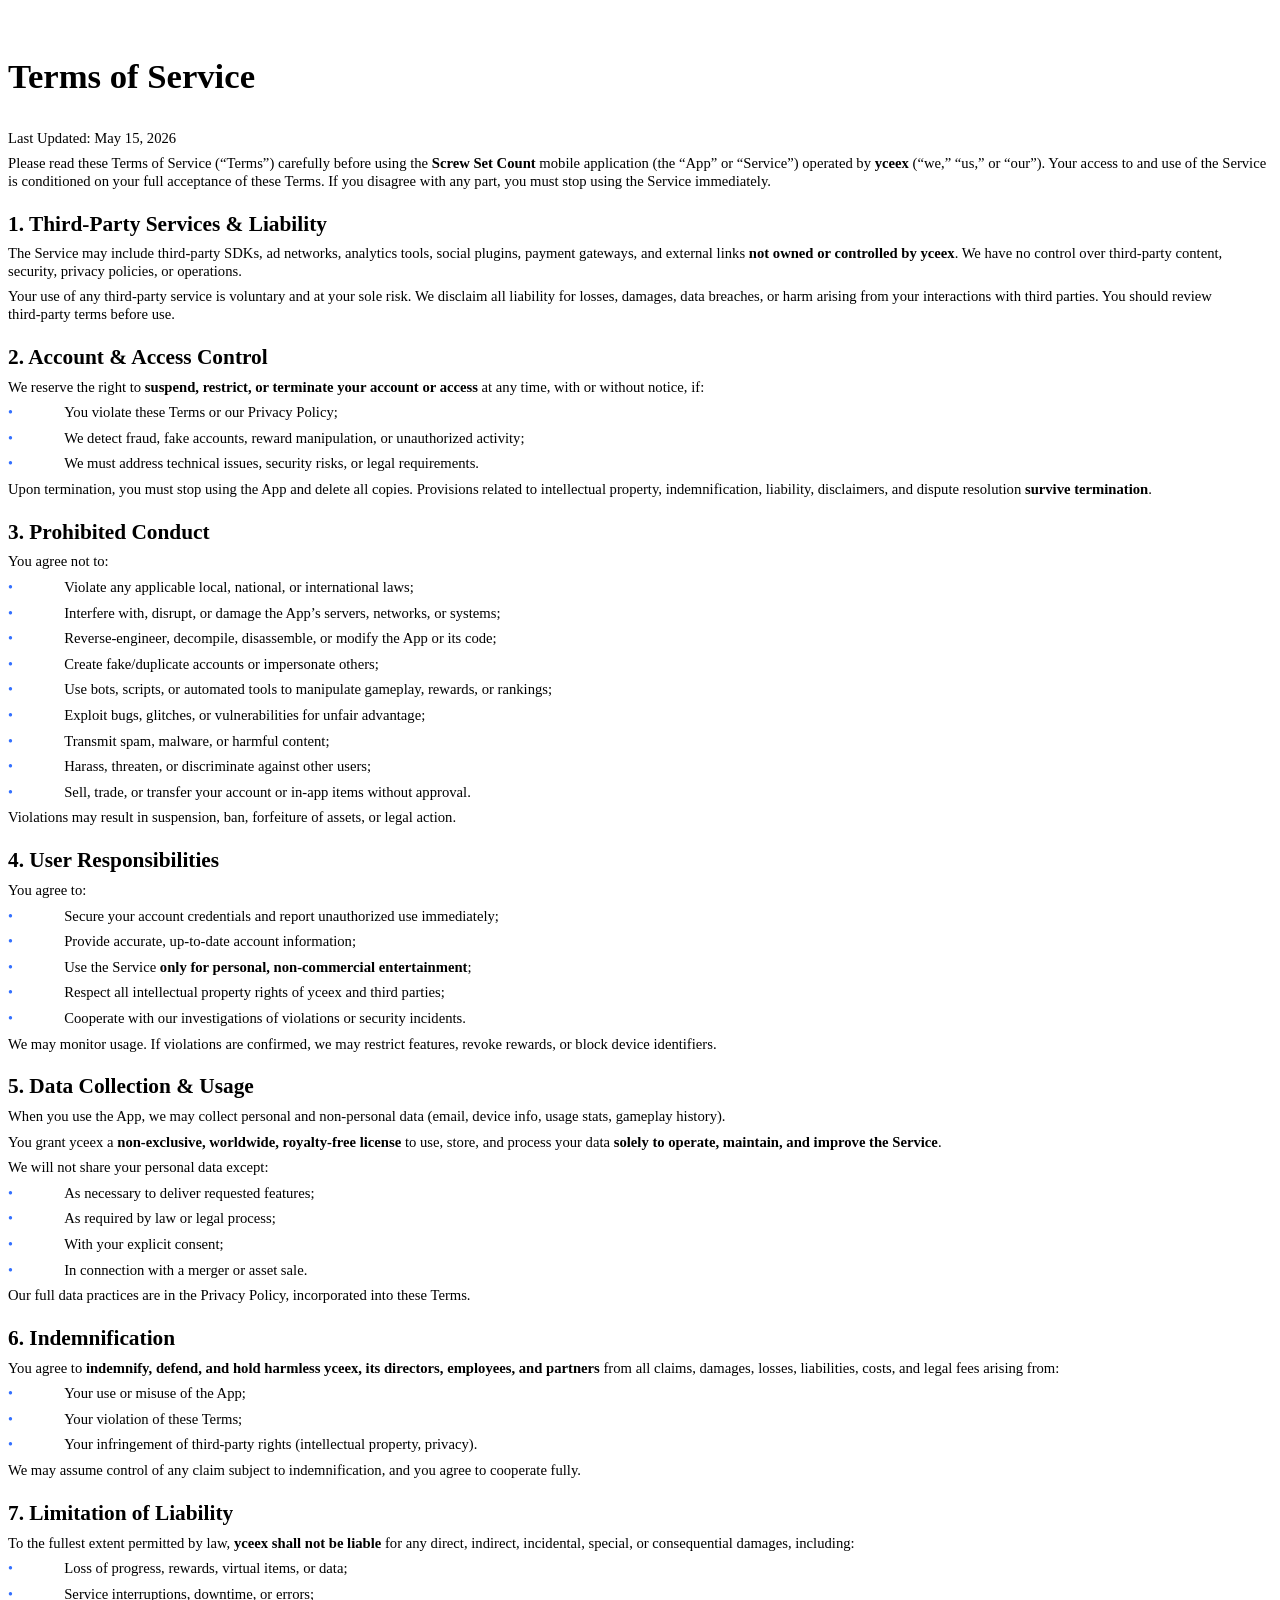
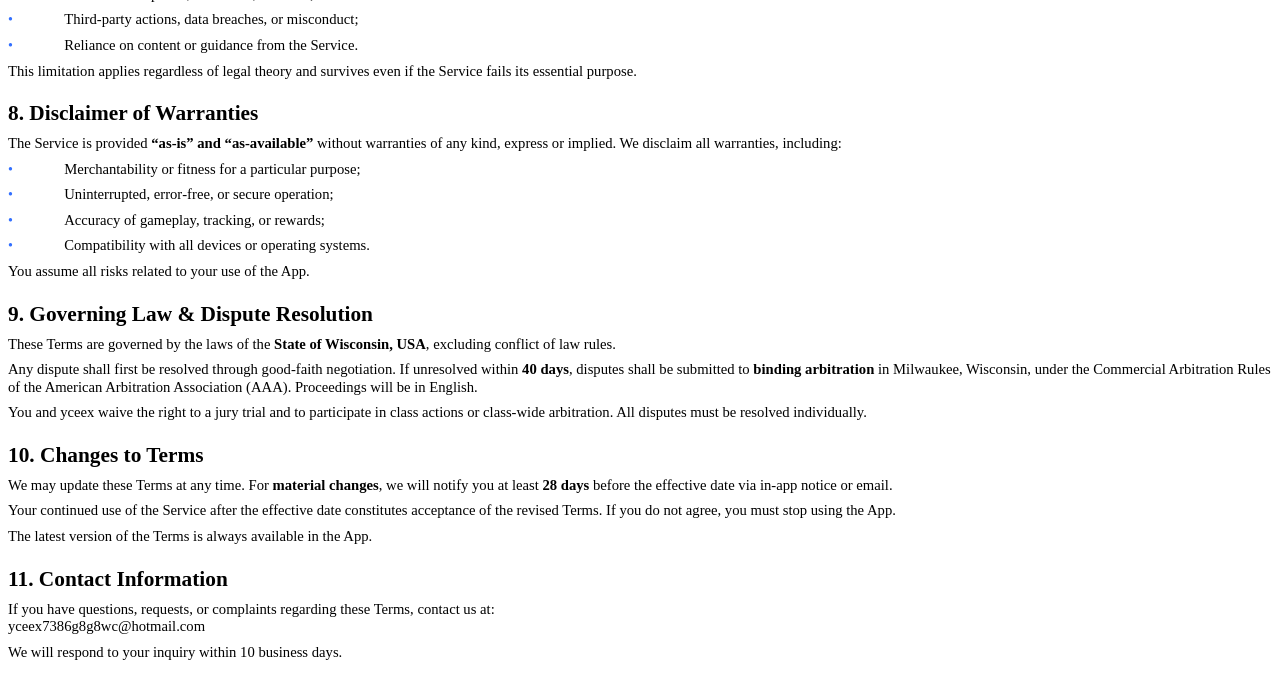
<file: screw_set_count/terms-of-service.html>
<!-- saved from url=(0089)file:///Users/dengxiaoming/Downloads/nut8_iOS%20%E6%9C%8D%E5%8A%A1%E5%8D%8F%E8%AE%AE.html -->
<html><head><meta http-equiv="Content-Type" content="text/html; charset=UTF-8"><meta http-equiv="Content-Style-Type" content="text/css"><meta name="generator" content="Aspose.Words for .NET 17.1.0.0"><title></title></head><body><div><div style="-aw-headerfooter-type:header-primary"><p style="margin-top:0pt; margin-bottom:0pt; text-align:justify; widows:0; orphans:0; font-size:10.5pt"><span style="font-family:Calibri">&nbsp;</span></p></div><p style="margin-top:24pt; margin-bottom:24pt; text-align:justify; line-height:120%; widows:0; orphans:0; font-size:26pt"><span style="font-family:&#39;Segoe UI&#39;; font-weight:bold">Terms of Service</span></p><p style="margin-top:6pt; margin-bottom:6pt; line-height:120%; widows:0; orphans:0; font-size:11pt"><span style="font-family:&#39;Segoe UI&#39;">Last Updated: May 15, 2026</span></p><p style="margin-top:6pt; margin-bottom:6pt; line-height:120%; widows:0; orphans:0; font-size:11pt"><span style="font-family:&#39;Segoe UI&#39;">Please read these Terms of Service (“Terms”) carefully before using the </span><span style="font-family:&#39;Segoe UI&#39;; font-weight:bold">Screw Set Count</span><span style="font-family:&#39;Segoe UI&#39;"> mobile application (the “App” or “Service”) operated by </span><span style="font-family:&#39;Segoe UI&#39;; font-weight:bold">yceex</span><span style="font-family:&#39;Segoe UI&#39;"> (“we,” “us,” or “our”). Your access to and use of the Service is conditioned on your full acceptance of these Terms. If you disagree with any part, you must stop using the Service immediately.</span></p><p style="margin-top:16pt; margin-bottom:6pt; line-height:120%; widows:0; orphans:0; font-size:16pt"><a name="heading_0"><span style="font-family:&#39;Segoe UI&#39;; font-weight:bold">1. Third‑Party Services &amp; Liability</span></a></p><p style="margin-top:6pt; margin-bottom:6pt; line-height:120%; widows:0; orphans:0; font-size:11pt"><span style="font-family:&#39;Segoe UI&#39;">The Service may include third‑party SDKs, ad networks, analytics tools, social plugins, payment gateways, and external links </span><span style="font-family:&#39;Segoe UI&#39;; font-weight:bold">not owned or controlled by yceex</span><span style="font-family:&#39;Segoe UI&#39;">. We have no control over third‑party content, security, privacy policies, or operations.</span></p><p style="margin-top:6pt; margin-bottom:6pt; line-height:120%; widows:0; orphans:0; font-size:11pt"><span style="font-family:&#39;Segoe UI&#39;">Your use of any third‑party service is voluntary and at your sole risk. We disclaim all liability for losses, damages, data breaches, or harm arising from your interactions with third parties. You should review third‑party terms before use.</span></p><p style="margin-top:16pt; margin-bottom:6pt; line-height:120%; widows:0; orphans:0; font-size:16pt"><a name="heading_1"><span style="font-family:&#39;Segoe UI&#39;; font-weight:bold">2. Account &amp; Access Control</span></a></p><p style="margin-top:6pt; margin-bottom:6pt; line-height:120%; widows:0; orphans:0; font-size:11pt"><span style="font-family:&#39;Segoe UI&#39;">We reserve the right to </span><span style="font-family:&#39;Segoe UI&#39;; font-weight:bold">suspend, restrict, or terminate your account or access</span><span style="font-family:&#39;Segoe UI&#39;"> at any time, with or without notice, if:</span></p><p style="margin-top:6pt; margin-bottom:6pt; line-height:120%; widows:0; orphans:0; font-size:11pt"><span style="font-family:&#39;Segoe UI&#39;; font-size:10.5pt; color:#3370ff">•</span><span style="font:7pt &#39;Times New Roman&#39;">&nbsp;&nbsp;&nbsp;&nbsp;&nbsp;&nbsp;&nbsp;&nbsp;&nbsp;&nbsp;&nbsp;&nbsp;&nbsp;&nbsp;&nbsp;&nbsp;&nbsp;&nbsp;&nbsp;&nbsp;&nbsp; </span><span style="font-family:&#39;Segoe UI&#39;">You violate these Terms or our Privacy Policy;</span></p><p style="margin-top:6pt; margin-bottom:6pt; line-height:120%; widows:0; orphans:0; font-size:11pt"><span style="font-family:&#39;Segoe UI&#39;; font-size:10.5pt; color:#3370ff">•</span><span style="font:7pt &#39;Times New Roman&#39;">&nbsp;&nbsp;&nbsp;&nbsp;&nbsp;&nbsp;&nbsp;&nbsp;&nbsp;&nbsp;&nbsp;&nbsp;&nbsp;&nbsp;&nbsp;&nbsp;&nbsp;&nbsp;&nbsp;&nbsp;&nbsp; </span><span style="font-family:&#39;Segoe UI&#39;">We detect fraud, fake accounts, reward manipulation, or unauthorized activity;</span></p><p style="margin-top:6pt; margin-bottom:6pt; line-height:120%; widows:0; orphans:0; font-size:11pt"><span style="font-family:&#39;Segoe UI&#39;; font-size:10.5pt; color:#3370ff">•</span><span style="font:7pt &#39;Times New Roman&#39;">&nbsp;&nbsp;&nbsp;&nbsp;&nbsp;&nbsp;&nbsp;&nbsp;&nbsp;&nbsp;&nbsp;&nbsp;&nbsp;&nbsp;&nbsp;&nbsp;&nbsp;&nbsp;&nbsp;&nbsp;&nbsp; </span><span style="font-family:&#39;Segoe UI&#39;">We must address technical issues, security risks, or legal requirements.</span></p><p style="margin-top:6pt; margin-bottom:6pt; line-height:120%; widows:0; orphans:0; font-size:11pt"><span style="font-family:&#39;Segoe UI&#39;">Upon termination, you must stop using the App and delete all copies. Provisions related to intellectual property, indemnification, liability, disclaimers, and dispute resolution </span><span style="font-family:&#39;Segoe UI&#39;; font-weight:bold">survive termination</span><span style="font-family:&#39;Segoe UI&#39;">.</span></p><p style="margin-top:16pt; margin-bottom:6pt; line-height:120%; widows:0; orphans:0; font-size:16pt"><a name="heading_2"><span style="font-family:&#39;Segoe UI&#39;; font-weight:bold">3. Prohibited Conduct</span></a></p><p style="margin-top:6pt; margin-bottom:6pt; line-height:120%; widows:0; orphans:0; font-size:11pt"><span style="font-family:&#39;Segoe UI&#39;">You agree not to:</span></p><p style="margin-top:6pt; margin-bottom:6pt; line-height:120%; widows:0; orphans:0; font-size:11pt"><span style="font-family:&#39;Segoe UI&#39;; font-size:10.5pt; color:#3370ff">•</span><span style="font:7pt &#39;Times New Roman&#39;">&nbsp;&nbsp;&nbsp;&nbsp;&nbsp;&nbsp;&nbsp;&nbsp;&nbsp;&nbsp;&nbsp;&nbsp;&nbsp;&nbsp;&nbsp;&nbsp;&nbsp;&nbsp;&nbsp;&nbsp;&nbsp; </span><span style="font-family:&#39;Segoe UI&#39;">Violate any applicable local, national, or international laws;</span></p><p style="margin-top:6pt; margin-bottom:6pt; line-height:120%; widows:0; orphans:0; font-size:11pt"><span style="font-family:&#39;Segoe UI&#39;; font-size:10.5pt; color:#3370ff">•</span><span style="font:7pt &#39;Times New Roman&#39;">&nbsp;&nbsp;&nbsp;&nbsp;&nbsp;&nbsp;&nbsp;&nbsp;&nbsp;&nbsp;&nbsp;&nbsp;&nbsp;&nbsp;&nbsp;&nbsp;&nbsp;&nbsp;&nbsp;&nbsp;&nbsp; </span><span style="font-family:&#39;Segoe UI&#39;">Interfere with, disrupt, or damage the App’s servers, networks, or systems;</span></p><p style="margin-top:6pt; margin-bottom:6pt; line-height:120%; widows:0; orphans:0; font-size:11pt"><span style="font-family:&#39;Segoe UI&#39;; font-size:10.5pt; color:#3370ff">•</span><span style="font:7pt &#39;Times New Roman&#39;">&nbsp;&nbsp;&nbsp;&nbsp;&nbsp;&nbsp;&nbsp;&nbsp;&nbsp;&nbsp;&nbsp;&nbsp;&nbsp;&nbsp;&nbsp;&nbsp;&nbsp;&nbsp;&nbsp;&nbsp;&nbsp; </span><span style="font-family:&#39;Segoe UI&#39;">Reverse‑engineer, decompile, disassemble, or modify the App or its code;</span></p><p style="margin-top:6pt; margin-bottom:6pt; line-height:120%; widows:0; orphans:0; font-size:11pt"><span style="font-family:&#39;Segoe UI&#39;; font-size:10.5pt; color:#3370ff">•</span><span style="font:7pt &#39;Times New Roman&#39;">&nbsp;&nbsp;&nbsp;&nbsp;&nbsp;&nbsp;&nbsp;&nbsp;&nbsp;&nbsp;&nbsp;&nbsp;&nbsp;&nbsp;&nbsp;&nbsp;&nbsp;&nbsp;&nbsp;&nbsp;&nbsp; </span><span style="font-family:&#39;Segoe UI&#39;">Create fake/duplicate accounts or impersonate others;</span></p><p style="margin-top:6pt; margin-bottom:6pt; line-height:120%; widows:0; orphans:0; font-size:11pt"><span style="font-family:&#39;Segoe UI&#39;; font-size:10.5pt; color:#3370ff">•</span><span style="font:7pt &#39;Times New Roman&#39;">&nbsp;&nbsp;&nbsp;&nbsp;&nbsp;&nbsp;&nbsp;&nbsp;&nbsp;&nbsp;&nbsp;&nbsp;&nbsp;&nbsp;&nbsp;&nbsp;&nbsp;&nbsp;&nbsp;&nbsp;&nbsp; </span><span style="font-family:&#39;Segoe UI&#39;">Use bots, scripts, or automated tools to manipulate gameplay, rewards, or rankings;</span></p><p style="margin-top:6pt; margin-bottom:6pt; line-height:120%; widows:0; orphans:0; font-size:11pt"><span style="font-family:&#39;Segoe UI&#39;; font-size:10.5pt; color:#3370ff">•</span><span style="font:7pt &#39;Times New Roman&#39;">&nbsp;&nbsp;&nbsp;&nbsp;&nbsp;&nbsp;&nbsp;&nbsp;&nbsp;&nbsp;&nbsp;&nbsp;&nbsp;&nbsp;&nbsp;&nbsp;&nbsp;&nbsp;&nbsp;&nbsp;&nbsp; </span><span style="font-family:&#39;Segoe UI&#39;">Exploit bugs, glitches, or vulnerabilities for unfair advantage;</span></p><p style="margin-top:6pt; margin-bottom:6pt; line-height:120%; widows:0; orphans:0; font-size:11pt"><span style="font-family:&#39;Segoe UI&#39;; font-size:10.5pt; color:#3370ff">•</span><span style="font:7pt &#39;Times New Roman&#39;">&nbsp;&nbsp;&nbsp;&nbsp;&nbsp;&nbsp;&nbsp;&nbsp;&nbsp;&nbsp;&nbsp;&nbsp;&nbsp;&nbsp;&nbsp;&nbsp;&nbsp;&nbsp;&nbsp;&nbsp;&nbsp; </span><span style="font-family:&#39;Segoe UI&#39;">Transmit spam, malware, or harmful content;</span></p><p style="margin-top:6pt; margin-bottom:6pt; line-height:120%; widows:0; orphans:0; font-size:11pt"><span style="font-family:&#39;Segoe UI&#39;; font-size:10.5pt; color:#3370ff">•</span><span style="font:7pt &#39;Times New Roman&#39;">&nbsp;&nbsp;&nbsp;&nbsp;&nbsp;&nbsp;&nbsp;&nbsp;&nbsp;&nbsp;&nbsp;&nbsp;&nbsp;&nbsp;&nbsp;&nbsp;&nbsp;&nbsp;&nbsp;&nbsp;&nbsp; </span><span style="font-family:&#39;Segoe UI&#39;">Harass, threaten, or discriminate against other users;</span></p><p style="margin-top:6pt; margin-bottom:6pt; line-height:120%; widows:0; orphans:0; font-size:11pt"><span style="font-family:&#39;Segoe UI&#39;; font-size:10.5pt; color:#3370ff">•</span><span style="font:7pt &#39;Times New Roman&#39;">&nbsp;&nbsp;&nbsp;&nbsp;&nbsp;&nbsp;&nbsp;&nbsp;&nbsp;&nbsp;&nbsp;&nbsp;&nbsp;&nbsp;&nbsp;&nbsp;&nbsp;&nbsp;&nbsp;&nbsp;&nbsp; </span><span style="font-family:&#39;Segoe UI&#39;">Sell, trade, or transfer your account or in‑app items without approval.</span></p><p style="margin-top:6pt; margin-bottom:6pt; line-height:120%; widows:0; orphans:0; font-size:11pt"><span style="font-family:&#39;Segoe UI&#39;">Violations may result in suspension, ban, forfeiture of assets, or legal action.</span></p><p style="margin-top:16pt; margin-bottom:6pt; line-height:120%; widows:0; orphans:0; font-size:16pt"><a name="heading_3"><span style="font-family:&#39;Segoe UI&#39;; font-weight:bold">4. User Responsibilities</span></a></p><p style="margin-top:6pt; margin-bottom:6pt; line-height:120%; widows:0; orphans:0; font-size:11pt"><span style="font-family:&#39;Segoe UI&#39;">You agree to:</span></p><p style="margin-top:6pt; margin-bottom:6pt; line-height:120%; widows:0; orphans:0; font-size:11pt"><span style="font-family:&#39;Segoe UI&#39;; font-size:10.5pt; color:#3370ff">•</span><span style="font:7pt &#39;Times New Roman&#39;">&nbsp;&nbsp;&nbsp;&nbsp;&nbsp;&nbsp;&nbsp;&nbsp;&nbsp;&nbsp;&nbsp;&nbsp;&nbsp;&nbsp;&nbsp;&nbsp;&nbsp;&nbsp;&nbsp;&nbsp;&nbsp; </span><span style="font-family:&#39;Segoe UI&#39;">Secure your account credentials and report unauthorized use immediately;</span></p><p style="margin-top:6pt; margin-bottom:6pt; line-height:120%; widows:0; orphans:0; font-size:11pt"><span style="font-family:&#39;Segoe UI&#39;; font-size:10.5pt; color:#3370ff">•</span><span style="font:7pt &#39;Times New Roman&#39;">&nbsp;&nbsp;&nbsp;&nbsp;&nbsp;&nbsp;&nbsp;&nbsp;&nbsp;&nbsp;&nbsp;&nbsp;&nbsp;&nbsp;&nbsp;&nbsp;&nbsp;&nbsp;&nbsp;&nbsp;&nbsp; </span><span style="font-family:&#39;Segoe UI&#39;">Provide accurate, up‑to‑date account information;</span></p><p style="margin-top:6pt; margin-bottom:6pt; line-height:120%; widows:0; orphans:0; font-size:11pt"><span style="font-family:&#39;Segoe UI&#39;; font-size:10.5pt; color:#3370ff">•</span><span style="font:7pt &#39;Times New Roman&#39;">&nbsp;&nbsp;&nbsp;&nbsp;&nbsp;&nbsp;&nbsp;&nbsp;&nbsp;&nbsp;&nbsp;&nbsp;&nbsp;&nbsp;&nbsp;&nbsp;&nbsp;&nbsp;&nbsp;&nbsp;&nbsp; </span><span style="font-family:&#39;Segoe UI&#39;">Use the Service </span><span style="font-family:&#39;Segoe UI&#39;; font-weight:bold">only for personal, non‑commercial entertainment</span><span style="font-family:&#39;Segoe UI&#39;">;</span></p><p style="margin-top:6pt; margin-bottom:6pt; line-height:120%; widows:0; orphans:0; font-size:11pt"><span style="font-family:&#39;Segoe UI&#39;; font-size:10.5pt; color:#3370ff">•</span><span style="font:7pt &#39;Times New Roman&#39;">&nbsp;&nbsp;&nbsp;&nbsp;&nbsp;&nbsp;&nbsp;&nbsp;&nbsp;&nbsp;&nbsp;&nbsp;&nbsp;&nbsp;&nbsp;&nbsp;&nbsp;&nbsp;&nbsp;&nbsp;&nbsp; </span><span style="font-family:&#39;Segoe UI&#39;">Respect all intellectual property rights of yceex and third parties;</span></p><p style="margin-top:6pt; margin-bottom:6pt; line-height:120%; widows:0; orphans:0; font-size:11pt"><span style="font-family:&#39;Segoe UI&#39;; font-size:10.5pt; color:#3370ff">•</span><span style="font:7pt &#39;Times New Roman&#39;">&nbsp;&nbsp;&nbsp;&nbsp;&nbsp;&nbsp;&nbsp;&nbsp;&nbsp;&nbsp;&nbsp;&nbsp;&nbsp;&nbsp;&nbsp;&nbsp;&nbsp;&nbsp;&nbsp;&nbsp;&nbsp; </span><span style="font-family:&#39;Segoe UI&#39;">Cooperate with our investigations of violations or security incidents.</span></p><p style="margin-top:6pt; margin-bottom:6pt; line-height:120%; widows:0; orphans:0; font-size:11pt"><span style="font-family:&#39;Segoe UI&#39;">We may monitor usage. If violations are confirmed, we may restrict features, revoke rewards, or block device identifiers.</span></p><p style="margin-top:16pt; margin-bottom:6pt; line-height:120%; widows:0; orphans:0; font-size:16pt"><a name="heading_4"><span style="font-family:&#39;Segoe UI&#39;; font-weight:bold">5. Data Collection &amp; Usage</span></a></p><p style="margin-top:6pt; margin-bottom:6pt; line-height:120%; widows:0; orphans:0; font-size:11pt"><span style="font-family:&#39;Segoe UI&#39;">When you use the App, we may collect personal and non‑personal data (email, device info, usage stats, gameplay history).</span></p><p style="margin-top:6pt; margin-bottom:6pt; line-height:120%; widows:0; orphans:0; font-size:11pt"><span style="font-family:&#39;Segoe UI&#39;">You grant yceex a </span><span style="font-family:&#39;Segoe UI&#39;; font-weight:bold">non‑exclusive, worldwide, royalty‑free license</span><span style="font-family:&#39;Segoe UI&#39;"> to use, store, and process your data </span><span style="font-family:&#39;Segoe UI&#39;; font-weight:bold">solely to operate, maintain, and improve the Service</span><span style="font-family:&#39;Segoe UI&#39;">.</span></p><p style="margin-top:6pt; margin-bottom:6pt; line-height:120%; widows:0; orphans:0; font-size:11pt"><span style="font-family:&#39;Segoe UI&#39;">We will not share your personal data except:</span></p><p style="margin-top:6pt; margin-bottom:6pt; line-height:120%; widows:0; orphans:0; font-size:11pt"><span style="font-family:&#39;Segoe UI&#39;; font-size:10.5pt; color:#3370ff">•</span><span style="font:7pt &#39;Times New Roman&#39;">&nbsp;&nbsp;&nbsp;&nbsp;&nbsp;&nbsp;&nbsp;&nbsp;&nbsp;&nbsp;&nbsp;&nbsp;&nbsp;&nbsp;&nbsp;&nbsp;&nbsp;&nbsp;&nbsp;&nbsp;&nbsp; </span><span style="font-family:&#39;Segoe UI&#39;">As necessary to deliver requested features;</span></p><p style="margin-top:6pt; margin-bottom:6pt; line-height:120%; widows:0; orphans:0; font-size:11pt"><span style="font-family:&#39;Segoe UI&#39;; font-size:10.5pt; color:#3370ff">•</span><span style="font:7pt &#39;Times New Roman&#39;">&nbsp;&nbsp;&nbsp;&nbsp;&nbsp;&nbsp;&nbsp;&nbsp;&nbsp;&nbsp;&nbsp;&nbsp;&nbsp;&nbsp;&nbsp;&nbsp;&nbsp;&nbsp;&nbsp;&nbsp;&nbsp; </span><span style="font-family:&#39;Segoe UI&#39;">As required by law or legal process;</span></p><p style="margin-top:6pt; margin-bottom:6pt; line-height:120%; widows:0; orphans:0; font-size:11pt"><span style="font-family:&#39;Segoe UI&#39;; font-size:10.5pt; color:#3370ff">•</span><span style="font:7pt &#39;Times New Roman&#39;">&nbsp;&nbsp;&nbsp;&nbsp;&nbsp;&nbsp;&nbsp;&nbsp;&nbsp;&nbsp;&nbsp;&nbsp;&nbsp;&nbsp;&nbsp;&nbsp;&nbsp;&nbsp;&nbsp;&nbsp;&nbsp; </span><span style="font-family:&#39;Segoe UI&#39;">With your explicit consent;</span></p><p style="margin-top:6pt; margin-bottom:6pt; line-height:120%; widows:0; orphans:0; font-size:11pt"><span style="font-family:&#39;Segoe UI&#39;; font-size:10.5pt; color:#3370ff">•</span><span style="font:7pt &#39;Times New Roman&#39;">&nbsp;&nbsp;&nbsp;&nbsp;&nbsp;&nbsp;&nbsp;&nbsp;&nbsp;&nbsp;&nbsp;&nbsp;&nbsp;&nbsp;&nbsp;&nbsp;&nbsp;&nbsp;&nbsp;&nbsp;&nbsp; </span><span style="font-family:&#39;Segoe UI&#39;">In connection with a merger or asset sale.</span></p><p style="margin-top:6pt; margin-bottom:6pt; line-height:120%; widows:0; orphans:0; font-size:11pt"><span style="font-family:&#39;Segoe UI&#39;">Our full data practices are in the Privacy Policy, incorporated into these Terms.</span></p><p style="margin-top:16pt; margin-bottom:6pt; line-height:120%; widows:0; orphans:0; font-size:16pt"><a name="heading_5"><span style="font-family:&#39;Segoe UI&#39;; font-weight:bold">6. Indemnification</span></a></p><p style="margin-top:6pt; margin-bottom:6pt; line-height:120%; widows:0; orphans:0; font-size:11pt"><span style="font-family:&#39;Segoe UI&#39;">You agree to </span><span style="font-family:&#39;Segoe UI&#39;; font-weight:bold">indemnify, defend, and hold harmless yceex, its directors, employees, and partners</span><span style="font-family:&#39;Segoe UI&#39;"> from all claims, damages, losses, liabilities, costs, and legal fees arising from:</span></p><p style="margin-top:6pt; margin-bottom:6pt; line-height:120%; widows:0; orphans:0; font-size:11pt"><span style="font-family:&#39;Segoe UI&#39;; font-size:10.5pt; color:#3370ff">•</span><span style="font:7pt &#39;Times New Roman&#39;">&nbsp;&nbsp;&nbsp;&nbsp;&nbsp;&nbsp;&nbsp;&nbsp;&nbsp;&nbsp;&nbsp;&nbsp;&nbsp;&nbsp;&nbsp;&nbsp;&nbsp;&nbsp;&nbsp;&nbsp;&nbsp; </span><span style="font-family:&#39;Segoe UI&#39;">Your use or misuse of the App;</span></p><p style="margin-top:6pt; margin-bottom:6pt; line-height:120%; widows:0; orphans:0; font-size:11pt"><span style="font-family:&#39;Segoe UI&#39;; font-size:10.5pt; color:#3370ff">•</span><span style="font:7pt &#39;Times New Roman&#39;">&nbsp;&nbsp;&nbsp;&nbsp;&nbsp;&nbsp;&nbsp;&nbsp;&nbsp;&nbsp;&nbsp;&nbsp;&nbsp;&nbsp;&nbsp;&nbsp;&nbsp;&nbsp;&nbsp;&nbsp;&nbsp; </span><span style="font-family:&#39;Segoe UI&#39;">Your violation of these Terms;</span></p><p style="margin-top:6pt; margin-bottom:6pt; line-height:120%; widows:0; orphans:0; font-size:11pt"><span style="font-family:&#39;Segoe UI&#39;; font-size:10.5pt; color:#3370ff">•</span><span style="font:7pt &#39;Times New Roman&#39;">&nbsp;&nbsp;&nbsp;&nbsp;&nbsp;&nbsp;&nbsp;&nbsp;&nbsp;&nbsp;&nbsp;&nbsp;&nbsp;&nbsp;&nbsp;&nbsp;&nbsp;&nbsp;&nbsp;&nbsp;&nbsp; </span><span style="font-family:&#39;Segoe UI&#39;">Your infringement of third‑party rights (intellectual property, privacy).</span></p><p style="margin-top:6pt; margin-bottom:6pt; line-height:120%; widows:0; orphans:0; font-size:11pt"><span style="font-family:&#39;Segoe UI&#39;">We may assume control of any claim subject to indemnification, and you agree to cooperate fully.</span></p><p style="margin-top:16pt; margin-bottom:6pt; line-height:120%; widows:0; orphans:0; font-size:16pt"><a name="heading_6"><span style="font-family:&#39;Segoe UI&#39;; font-weight:bold">7. Limitation of Liability</span></a></p><p style="margin-top:6pt; margin-bottom:6pt; line-height:120%; widows:0; orphans:0; font-size:11pt"><span style="font-family:&#39;Segoe UI&#39;">To the fullest extent permitted by law, </span><span style="font-family:&#39;Segoe UI&#39;; font-weight:bold">yceex shall not be liable</span><span style="font-family:&#39;Segoe UI&#39;"> for any direct, indirect, incidental, special, or consequential damages, including:</span></p><p style="margin-top:6pt; margin-bottom:6pt; line-height:120%; widows:0; orphans:0; font-size:11pt"><span style="font-family:&#39;Segoe UI&#39;; font-size:10.5pt; color:#3370ff">•</span><span style="font:7pt &#39;Times New Roman&#39;">&nbsp;&nbsp;&nbsp;&nbsp;&nbsp;&nbsp;&nbsp;&nbsp;&nbsp;&nbsp;&nbsp;&nbsp;&nbsp;&nbsp;&nbsp;&nbsp;&nbsp;&nbsp;&nbsp;&nbsp;&nbsp; </span><span style="font-family:&#39;Segoe UI&#39;">Loss of progress, rewards, virtual items, or data;</span></p><p style="margin-top:6pt; margin-bottom:6pt; line-height:120%; widows:0; orphans:0; font-size:11pt"><span style="font-family:&#39;Segoe UI&#39;; font-size:10.5pt; color:#3370ff">•</span><span style="font:7pt &#39;Times New Roman&#39;">&nbsp;&nbsp;&nbsp;&nbsp;&nbsp;&nbsp;&nbsp;&nbsp;&nbsp;&nbsp;&nbsp;&nbsp;&nbsp;&nbsp;&nbsp;&nbsp;&nbsp;&nbsp;&nbsp;&nbsp;&nbsp; </span><span style="font-family:&#39;Segoe UI&#39;">Service interruptions, downtime, or errors;</span></p><p style="margin-top:6pt; margin-bottom:6pt; line-height:120%; widows:0; orphans:0; font-size:11pt"><span style="font-family:&#39;Segoe UI&#39;; font-size:10.5pt; color:#3370ff">•</span><span style="font:7pt &#39;Times New Roman&#39;">&nbsp;&nbsp;&nbsp;&nbsp;&nbsp;&nbsp;&nbsp;&nbsp;&nbsp;&nbsp;&nbsp;&nbsp;&nbsp;&nbsp;&nbsp;&nbsp;&nbsp;&nbsp;&nbsp;&nbsp;&nbsp; </span><span style="font-family:&#39;Segoe UI&#39;">Third‑party actions, data breaches, or misconduct;</span></p><p style="margin-top:6pt; margin-bottom:6pt; line-height:120%; widows:0; orphans:0; font-size:11pt"><span style="font-family:&#39;Segoe UI&#39;; font-size:10.5pt; color:#3370ff">•</span><span style="font:7pt &#39;Times New Roman&#39;">&nbsp;&nbsp;&nbsp;&nbsp;&nbsp;&nbsp;&nbsp;&nbsp;&nbsp;&nbsp;&nbsp;&nbsp;&nbsp;&nbsp;&nbsp;&nbsp;&nbsp;&nbsp;&nbsp;&nbsp;&nbsp; </span><span style="font-family:&#39;Segoe UI&#39;">Reliance on content or guidance from the Service.</span></p><p style="margin-top:6pt; margin-bottom:6pt; line-height:120%; widows:0; orphans:0; font-size:11pt"><span style="font-family:&#39;Segoe UI&#39;">This limitation applies regardless of legal theory and survives even if the Service fails its essential purpose.</span></p><p style="margin-top:16pt; margin-bottom:6pt; line-height:120%; widows:0; orphans:0; font-size:16pt"><a name="heading_7"><span style="font-family:&#39;Segoe UI&#39;; font-weight:bold">8. Disclaimer of Warranties</span></a></p><p style="margin-top:6pt; margin-bottom:6pt; line-height:120%; widows:0; orphans:0; font-size:11pt"><span style="font-family:&#39;Segoe UI&#39;">The Service is provided </span><span style="font-family:&#39;Segoe UI&#39;; font-weight:bold">“as‑is” and “as‑available”</span><span style="font-family:&#39;Segoe UI&#39;"> without warranties of any kind, express or implied. We disclaim all warranties, including:</span></p><p style="margin-top:6pt; margin-bottom:6pt; line-height:120%; widows:0; orphans:0; font-size:11pt"><span style="font-family:&#39;Segoe UI&#39;; font-size:10.5pt; color:#3370ff">•</span><span style="font:7pt &#39;Times New Roman&#39;">&nbsp;&nbsp;&nbsp;&nbsp;&nbsp;&nbsp;&nbsp;&nbsp;&nbsp;&nbsp;&nbsp;&nbsp;&nbsp;&nbsp;&nbsp;&nbsp;&nbsp;&nbsp;&nbsp;&nbsp;&nbsp; </span><span style="font-family:&#39;Segoe UI&#39;">Merchantability or fitness for a particular purpose;</span></p><p style="margin-top:6pt; margin-bottom:6pt; line-height:120%; widows:0; orphans:0; font-size:11pt"><span style="font-family:&#39;Segoe UI&#39;; font-size:10.5pt; color:#3370ff">•</span><span style="font:7pt &#39;Times New Roman&#39;">&nbsp;&nbsp;&nbsp;&nbsp;&nbsp;&nbsp;&nbsp;&nbsp;&nbsp;&nbsp;&nbsp;&nbsp;&nbsp;&nbsp;&nbsp;&nbsp;&nbsp;&nbsp;&nbsp;&nbsp;&nbsp; </span><span style="font-family:&#39;Segoe UI&#39;">Uninterrupted, error‑free, or secure operation;</span></p><p style="margin-top:6pt; margin-bottom:6pt; line-height:120%; widows:0; orphans:0; font-size:11pt"><span style="font-family:&#39;Segoe UI&#39;; font-size:10.5pt; color:#3370ff">•</span><span style="font:7pt &#39;Times New Roman&#39;">&nbsp;&nbsp;&nbsp;&nbsp;&nbsp;&nbsp;&nbsp;&nbsp;&nbsp;&nbsp;&nbsp;&nbsp;&nbsp;&nbsp;&nbsp;&nbsp;&nbsp;&nbsp;&nbsp;&nbsp;&nbsp; </span><span style="font-family:&#39;Segoe UI&#39;">Accuracy of gameplay, tracking, or rewards;</span></p><p style="margin-top:6pt; margin-bottom:6pt; line-height:120%; widows:0; orphans:0; font-size:11pt"><span style="font-family:&#39;Segoe UI&#39;; font-size:10.5pt; color:#3370ff">•</span><span style="font:7pt &#39;Times New Roman&#39;">&nbsp;&nbsp;&nbsp;&nbsp;&nbsp;&nbsp;&nbsp;&nbsp;&nbsp;&nbsp;&nbsp;&nbsp;&nbsp;&nbsp;&nbsp;&nbsp;&nbsp;&nbsp;&nbsp;&nbsp;&nbsp; </span><span style="font-family:&#39;Segoe UI&#39;">Compatibility with all devices or operating systems.</span></p><p style="margin-top:6pt; margin-bottom:6pt; line-height:120%; widows:0; orphans:0; font-size:11pt"><span style="font-family:&#39;Segoe UI&#39;">You assume all risks related to your use of the App.</span></p><p style="margin-top:16pt; margin-bottom:6pt; line-height:120%; widows:0; orphans:0; font-size:16pt"><a name="heading_8"><span style="font-family:&#39;Segoe UI&#39;; font-weight:bold">9. Governing Law &amp; Dispute Resolution</span></a></p><p style="margin-top:6pt; margin-bottom:6pt; line-height:120%; widows:0; orphans:0; font-size:11pt"><span style="font-family:&#39;Segoe UI&#39;">These Terms are governed by the laws of the </span><span style="font-family:&#39;Segoe UI&#39;; font-weight:bold">State of Wisconsin, USA</span><span style="font-family:&#39;Segoe UI&#39;">, excluding conflict of law rules.</span></p><p style="margin-top:6pt; margin-bottom:6pt; line-height:120%; widows:0; orphans:0; font-size:11pt"><span style="font-family:&#39;Segoe UI&#39;">Any dispute shall first be resolved through good‑faith negotiation. If unresolved within </span><span style="font-family:&#39;Segoe UI&#39;; font-weight:bold">40 days</span><span style="font-family:&#39;Segoe UI&#39;">, disputes shall be submitted to </span><span style="font-family:&#39;Segoe UI&#39;; font-weight:bold">binding arbitration</span><span style="font-family:&#39;Segoe UI&#39;"> in Milwaukee, Wisconsin, under the Commercial Arbitration Rules of the American Arbitration Association (AAA). Proceedings will be in English.</span></p><p style="margin-top:6pt; margin-bottom:6pt; line-height:120%; widows:0; orphans:0; font-size:11pt"><span style="font-family:&#39;Segoe UI&#39;">You and yceex waive the right to a jury trial and to participate in class actions or class‑wide arbitration. All disputes must be resolved individually.</span></p><p style="margin-top:16pt; margin-bottom:6pt; line-height:120%; widows:0; orphans:0; font-size:16pt"><a name="heading_9"><span style="font-family:&#39;Segoe UI&#39;; font-weight:bold">10. Changes to Terms</span></a></p><p style="margin-top:6pt; margin-bottom:6pt; line-height:120%; widows:0; orphans:0; font-size:11pt"><span style="font-family:&#39;Segoe UI&#39;">We may update these Terms at any time. For </span><span style="font-family:&#39;Segoe UI&#39;; font-weight:bold">material changes</span><span style="font-family:&#39;Segoe UI&#39;">, we will notify you at least </span><span style="font-family:&#39;Segoe UI&#39;; font-weight:bold">28 days</span><span style="font-family:&#39;Segoe UI&#39;"> before the effective date via in‑app notice or email.</span></p><p style="margin-top:6pt; margin-bottom:6pt; line-height:120%; widows:0; orphans:0; font-size:11pt"><span style="font-family:&#39;Segoe UI&#39;">Your continued use of the Service after the effective date constitutes acceptance of the revised Terms. If you do not agree, you must stop using the App.</span></p><p style="margin-top:6pt; margin-bottom:6pt; line-height:120%; widows:0; orphans:0; font-size:11pt"><span style="font-family:&#39;Segoe UI&#39;">The latest version of the Terms is always available in the App.</span></p><p style="margin-top:16pt; margin-bottom:6pt; line-height:120%; widows:0; orphans:0; font-size:16pt"><a name="heading_10"><span style="font-family:&#39;Segoe UI&#39;; font-weight:bold">11. Contact Information</span></a></p><p style="margin-top:6pt; margin-bottom:6pt; line-height:120%; widows:0; orphans:0; font-size:11pt"><span style="font-family:&#39;Segoe UI&#39;">If you have questions, requests, or complaints regarding these Terms, contact us at:</span><br><a href="mailto:yceex7386g8g8wc@hotmail.com" style="text-decoration:none"><span style="font-family:&#39;Segoe UI&#39;; color:#000000">yceex7386g8g8wc@hotmail.com</span></a></p><p style="margin-top:6pt; margin-bottom:6pt; line-height:120%; widows:0; orphans:0; font-size:11pt"><span style="font-family:&#39;Segoe UI&#39;">We will respond to your inquiry within 10 business days.</span></p><div style="-aw-headerfooter-type:footer-primary"><p style="margin-top:0pt; margin-bottom:0pt; text-align:justify; widows:0; orphans:0; font-size:10.5pt"><span style="font-family:Calibri">&nbsp;</span></p></div></div></body></html>
</file>
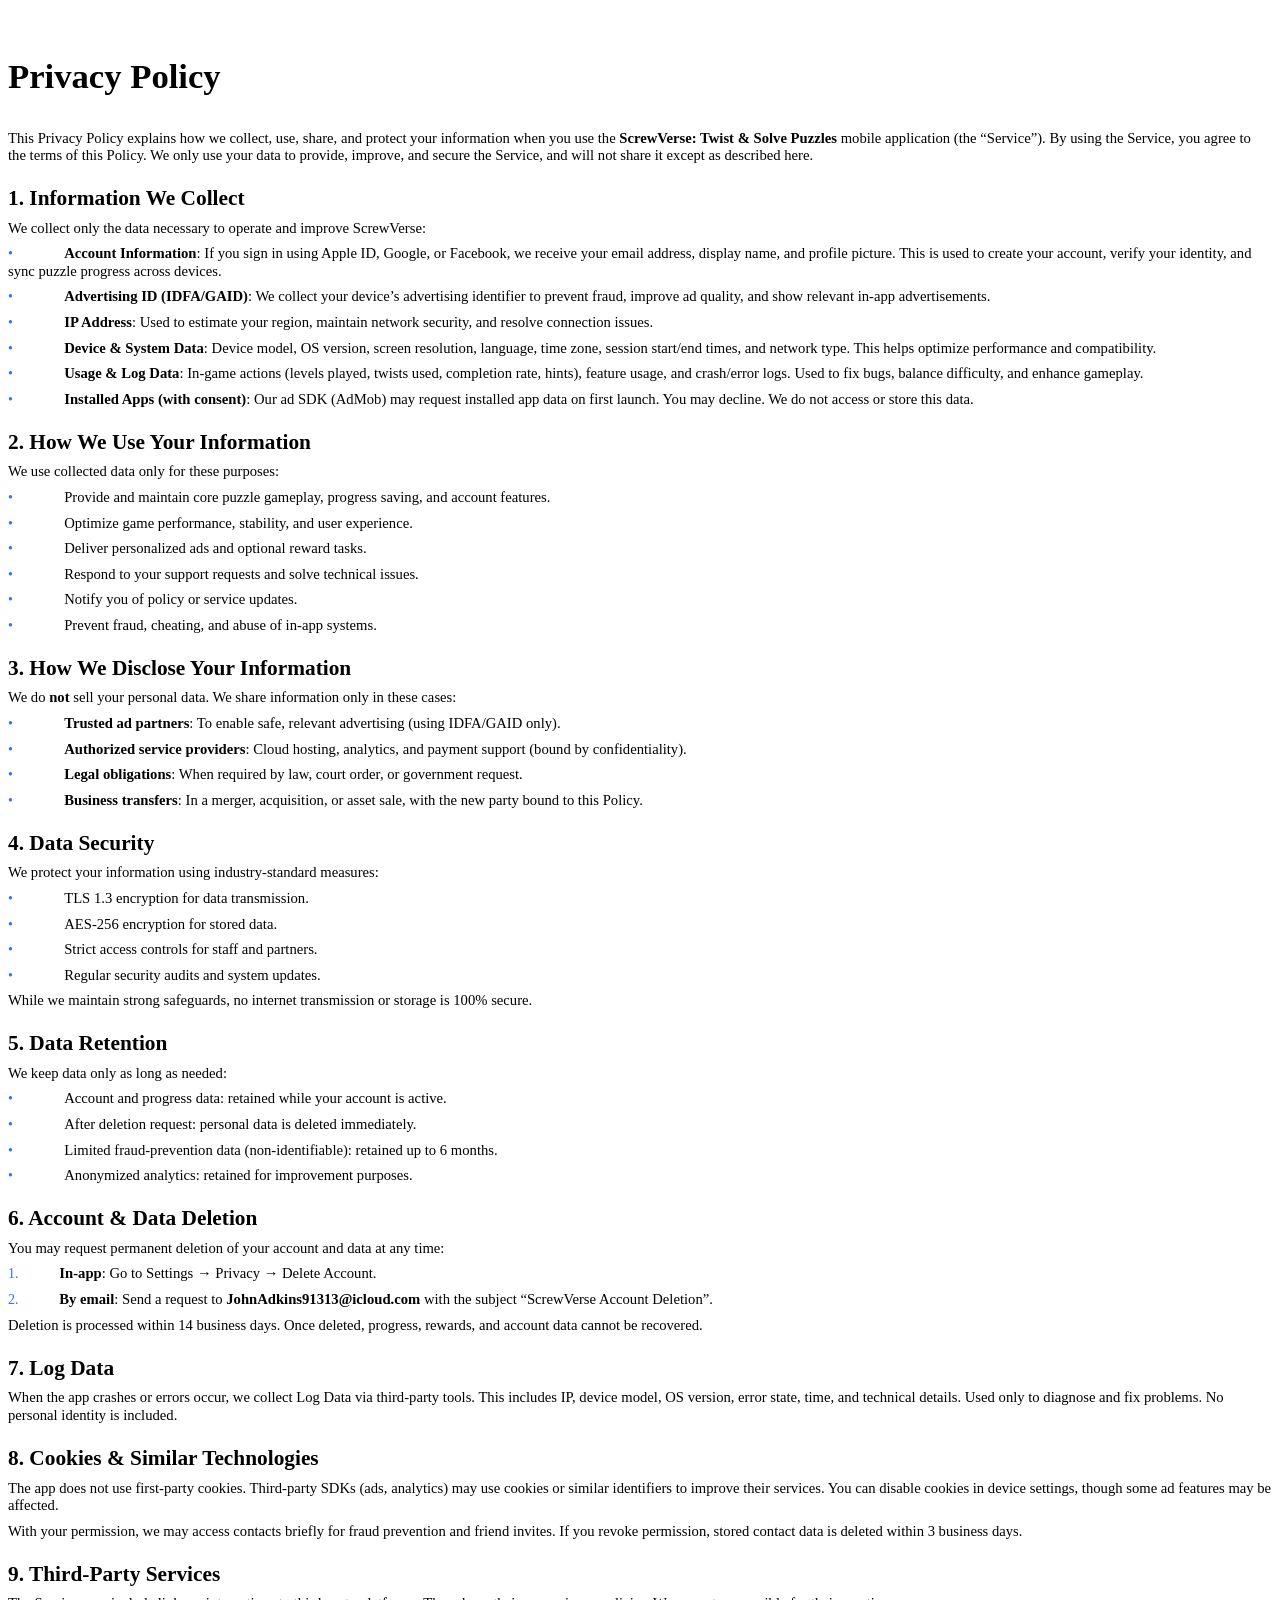
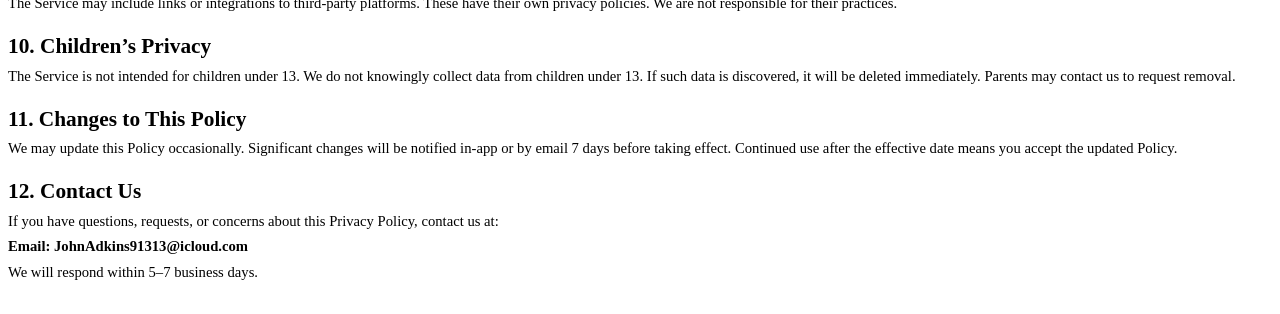
<file: screwverse/privacy.html>
<html><head><meta http-equiv="Content-Type" content="text/html; charset=utf-8" /><meta http-equiv="Content-Style-Type" content="text/css" /><meta name="generator" content="Aspose.Words for .NET 17.1.0.0" /><title></title></head><body><div><div style="-aw-headerfooter-type:header-primary"><p style="margin-top:0pt; margin-bottom:0pt; text-align:justify; widows:0; orphans:0; font-size:10.5pt"><span style="font-family:Calibri">&#xa0;</span></p></div><p style="margin-top:24pt; margin-bottom:24pt; text-align:justify; line-height:120%; widows:0; orphans:0; font-size:26pt"><span style="font-family:'Segoe UI'; font-weight:bold">Privacy Policy</span></p><p style="margin-top:6pt; margin-bottom:6pt; line-height:120%; widows:0; orphans:0; font-size:11pt"><span style="font-family:'Segoe UI'">This Privacy Policy explains how we collect, use, share, and protect your information when you use the </span><span style="font-family:'Segoe UI'; font-weight:bold">ScrewVerse: Twist &amp; Solve Puzzles</span><span style="font-family:'Segoe UI'"> mobile application (the “Service”). By using the Service, you agree to the terms of this Policy. We only use your data to provide, improve, and secure the Service, and will not share it except as described here.</span></p><p style="margin-top:16pt; margin-bottom:6pt; line-height:120%; widows:0; orphans:0; font-size:16pt"><a name="heading_0"><span style="font-family:'Segoe UI'; font-weight:bold">1. Information We Collect</span></a></p><p style="margin-top:6pt; margin-bottom:6pt; line-height:120%; widows:0; orphans:0; font-size:11pt"><span style="font-family:'Segoe UI'">We collect only the data necessary to operate and improve ScrewVerse:</span></p><p style="margin-top:6pt; margin-bottom:6pt; line-height:120%; widows:0; orphans:0; font-size:11pt"><span style="font-family:'Segoe UI'; font-size:10.5pt; color:#3370ff">•</span><span style="font:7pt 'Times New Roman'">&#xa0;&#xa0;&#xa0;&#xa0;&#xa0;&#xa0;&#xa0;&#xa0;&#xa0;&#xa0;&#xa0;&#xa0;&#xa0;&#xa0;&#xa0;&#xa0;&#xa0;&#xa0;&#xa0;&#xa0;&#xa0; </span><span style="font-family:'Segoe UI'; font-weight:bold">Account Information</span><span style="font-family:'Segoe UI'">: If you sign in using Apple ID, Google, or Facebook, we receive your email address, display name, and profile picture. This is used to create your account, verify your identity, and sync puzzle progress across devices.</span></p><p style="margin-top:6pt; margin-bottom:6pt; line-height:120%; widows:0; orphans:0; font-size:11pt"><span style="font-family:'Segoe UI'; font-size:10.5pt; color:#3370ff">•</span><span style="font:7pt 'Times New Roman'">&#xa0;&#xa0;&#xa0;&#xa0;&#xa0;&#xa0;&#xa0;&#xa0;&#xa0;&#xa0;&#xa0;&#xa0;&#xa0;&#xa0;&#xa0;&#xa0;&#xa0;&#xa0;&#xa0;&#xa0;&#xa0; </span><span style="font-family:'Segoe UI'; font-weight:bold">Advertising ID (IDFA/GAID)</span><span style="font-family:'Segoe UI'">: We collect your device’s advertising identifier to prevent fraud, improve ad quality, and show relevant in‑app advertisements.</span></p><p style="margin-top:6pt; margin-bottom:6pt; line-height:120%; widows:0; orphans:0; font-size:11pt"><span style="font-family:'Segoe UI'; font-size:10.5pt; color:#3370ff">•</span><span style="font:7pt 'Times New Roman'">&#xa0;&#xa0;&#xa0;&#xa0;&#xa0;&#xa0;&#xa0;&#xa0;&#xa0;&#xa0;&#xa0;&#xa0;&#xa0;&#xa0;&#xa0;&#xa0;&#xa0;&#xa0;&#xa0;&#xa0;&#xa0; </span><span style="font-family:'Segoe UI'; font-weight:bold">IP Address</span><span style="font-family:'Segoe UI'">: Used to estimate your region, maintain network security, and resolve connection issues.</span></p><p style="margin-top:6pt; margin-bottom:6pt; line-height:120%; widows:0; orphans:0; font-size:11pt"><span style="font-family:'Segoe UI'; font-size:10.5pt; color:#3370ff">•</span><span style="font:7pt 'Times New Roman'">&#xa0;&#xa0;&#xa0;&#xa0;&#xa0;&#xa0;&#xa0;&#xa0;&#xa0;&#xa0;&#xa0;&#xa0;&#xa0;&#xa0;&#xa0;&#xa0;&#xa0;&#xa0;&#xa0;&#xa0;&#xa0; </span><span style="font-family:'Segoe UI'; font-weight:bold">Device &amp; System Data</span><span style="font-family:'Segoe UI'">: Device model, OS version, screen resolution, language, time zone, session start/end times, and network type. This helps optimize performance and compatibility.</span></p><p style="margin-top:6pt; margin-bottom:6pt; line-height:120%; widows:0; orphans:0; font-size:11pt"><span style="font-family:'Segoe UI'; font-size:10.5pt; color:#3370ff">•</span><span style="font:7pt 'Times New Roman'">&#xa0;&#xa0;&#xa0;&#xa0;&#xa0;&#xa0;&#xa0;&#xa0;&#xa0;&#xa0;&#xa0;&#xa0;&#xa0;&#xa0;&#xa0;&#xa0;&#xa0;&#xa0;&#xa0;&#xa0;&#xa0; </span><span style="font-family:'Segoe UI'; font-weight:bold">Usage &amp; Log Data</span><span style="font-family:'Segoe UI'">: In‑game actions (levels played, twists used, completion rate, hints), feature usage, and crash/error logs. Used to fix bugs, balance difficulty, and enhance gameplay.</span></p><p style="margin-top:6pt; margin-bottom:6pt; line-height:120%; widows:0; orphans:0; font-size:11pt"><span style="font-family:'Segoe UI'; font-size:10.5pt; color:#3370ff">•</span><span style="font:7pt 'Times New Roman'">&#xa0;&#xa0;&#xa0;&#xa0;&#xa0;&#xa0;&#xa0;&#xa0;&#xa0;&#xa0;&#xa0;&#xa0;&#xa0;&#xa0;&#xa0;&#xa0;&#xa0;&#xa0;&#xa0;&#xa0;&#xa0; </span><span style="font-family:'Segoe UI'; font-weight:bold">Installed Apps (with consent)</span><span style="font-family:'Segoe UI'">: Our ad SDK (AdMob) may request installed app data on first launch. You may decline. We do not access or store this data.</span></p><p style="margin-top:16pt; margin-bottom:6pt; line-height:120%; widows:0; orphans:0; font-size:16pt"><a name="heading_1"><span style="font-family:'Segoe UI'; font-weight:bold">2. How We Use Your Information</span></a></p><p style="margin-top:6pt; margin-bottom:6pt; line-height:120%; widows:0; orphans:0; font-size:11pt"><span style="font-family:'Segoe UI'">We use collected data only for these purposes:</span></p><p style="margin-top:6pt; margin-bottom:6pt; line-height:120%; widows:0; orphans:0; font-size:11pt"><span style="font-family:'Segoe UI'; font-size:10.5pt; color:#3370ff">•</span><span style="font:7pt 'Times New Roman'">&#xa0;&#xa0;&#xa0;&#xa0;&#xa0;&#xa0;&#xa0;&#xa0;&#xa0;&#xa0;&#xa0;&#xa0;&#xa0;&#xa0;&#xa0;&#xa0;&#xa0;&#xa0;&#xa0;&#xa0;&#xa0; </span><span style="font-family:'Segoe UI'">Provide and maintain core puzzle gameplay, progress saving, and account features.</span></p><p style="margin-top:6pt; margin-bottom:6pt; line-height:120%; widows:0; orphans:0; font-size:11pt"><span style="font-family:'Segoe UI'; font-size:10.5pt; color:#3370ff">•</span><span style="font:7pt 'Times New Roman'">&#xa0;&#xa0;&#xa0;&#xa0;&#xa0;&#xa0;&#xa0;&#xa0;&#xa0;&#xa0;&#xa0;&#xa0;&#xa0;&#xa0;&#xa0;&#xa0;&#xa0;&#xa0;&#xa0;&#xa0;&#xa0; </span><span style="font-family:'Segoe UI'">Optimize game performance, stability, and user experience.</span></p><p style="margin-top:6pt; margin-bottom:6pt; line-height:120%; widows:0; orphans:0; font-size:11pt"><span style="font-family:'Segoe UI'; font-size:10.5pt; color:#3370ff">•</span><span style="font:7pt 'Times New Roman'">&#xa0;&#xa0;&#xa0;&#xa0;&#xa0;&#xa0;&#xa0;&#xa0;&#xa0;&#xa0;&#xa0;&#xa0;&#xa0;&#xa0;&#xa0;&#xa0;&#xa0;&#xa0;&#xa0;&#xa0;&#xa0; </span><span style="font-family:'Segoe UI'">Deliver personalized ads and optional reward tasks.</span></p><p style="margin-top:6pt; margin-bottom:6pt; line-height:120%; widows:0; orphans:0; font-size:11pt"><span style="font-family:'Segoe UI'; font-size:10.5pt; color:#3370ff">•</span><span style="font:7pt 'Times New Roman'">&#xa0;&#xa0;&#xa0;&#xa0;&#xa0;&#xa0;&#xa0;&#xa0;&#xa0;&#xa0;&#xa0;&#xa0;&#xa0;&#xa0;&#xa0;&#xa0;&#xa0;&#xa0;&#xa0;&#xa0;&#xa0; </span><span style="font-family:'Segoe UI'">Respond to your support requests and solve technical issues.</span></p><p style="margin-top:6pt; margin-bottom:6pt; line-height:120%; widows:0; orphans:0; font-size:11pt"><span style="font-family:'Segoe UI'; font-size:10.5pt; color:#3370ff">•</span><span style="font:7pt 'Times New Roman'">&#xa0;&#xa0;&#xa0;&#xa0;&#xa0;&#xa0;&#xa0;&#xa0;&#xa0;&#xa0;&#xa0;&#xa0;&#xa0;&#xa0;&#xa0;&#xa0;&#xa0;&#xa0;&#xa0;&#xa0;&#xa0; </span><span style="font-family:'Segoe UI'">Notify you of policy or service updates.</span></p><p style="margin-top:6pt; margin-bottom:6pt; line-height:120%; widows:0; orphans:0; font-size:11pt"><span style="font-family:'Segoe UI'; font-size:10.5pt; color:#3370ff">•</span><span style="font:7pt 'Times New Roman'">&#xa0;&#xa0;&#xa0;&#xa0;&#xa0;&#xa0;&#xa0;&#xa0;&#xa0;&#xa0;&#xa0;&#xa0;&#xa0;&#xa0;&#xa0;&#xa0;&#xa0;&#xa0;&#xa0;&#xa0;&#xa0; </span><span style="font-family:'Segoe UI'">Prevent fraud, cheating, and abuse of in‑app systems.</span></p><p style="margin-top:16pt; margin-bottom:6pt; line-height:120%; widows:0; orphans:0; font-size:16pt"><a name="heading_2"><span style="font-family:'Segoe UI'; font-weight:bold">3. How We Disclose Your Information</span></a></p><p style="margin-top:6pt; margin-bottom:6pt; line-height:120%; widows:0; orphans:0; font-size:11pt"><span style="font-family:'Segoe UI'">We do </span><span style="font-family:'Segoe UI'; font-weight:bold">not</span><span style="font-family:'Segoe UI'"> sell your personal data. We share information only in these cases:</span></p><p style="margin-top:6pt; margin-bottom:6pt; line-height:120%; widows:0; orphans:0; font-size:11pt"><span style="font-family:'Segoe UI'; font-size:10.5pt; color:#3370ff">•</span><span style="font:7pt 'Times New Roman'">&#xa0;&#xa0;&#xa0;&#xa0;&#xa0;&#xa0;&#xa0;&#xa0;&#xa0;&#xa0;&#xa0;&#xa0;&#xa0;&#xa0;&#xa0;&#xa0;&#xa0;&#xa0;&#xa0;&#xa0;&#xa0; </span><span style="font-family:'Segoe UI'; font-weight:bold">Trusted ad partners</span><span style="font-family:'Segoe UI'">: To enable safe, relevant advertising (using IDFA/GAID only).</span></p><p style="margin-top:6pt; margin-bottom:6pt; line-height:120%; widows:0; orphans:0; font-size:11pt"><span style="font-family:'Segoe UI'; font-size:10.5pt; color:#3370ff">•</span><span style="font:7pt 'Times New Roman'">&#xa0;&#xa0;&#xa0;&#xa0;&#xa0;&#xa0;&#xa0;&#xa0;&#xa0;&#xa0;&#xa0;&#xa0;&#xa0;&#xa0;&#xa0;&#xa0;&#xa0;&#xa0;&#xa0;&#xa0;&#xa0; </span><span style="font-family:'Segoe UI'; font-weight:bold">Authorized service providers</span><span style="font-family:'Segoe UI'">: Cloud hosting, analytics, and payment support (bound by confidentiality).</span></p><p style="margin-top:6pt; margin-bottom:6pt; line-height:120%; widows:0; orphans:0; font-size:11pt"><span style="font-family:'Segoe UI'; font-size:10.5pt; color:#3370ff">•</span><span style="font:7pt 'Times New Roman'">&#xa0;&#xa0;&#xa0;&#xa0;&#xa0;&#xa0;&#xa0;&#xa0;&#xa0;&#xa0;&#xa0;&#xa0;&#xa0;&#xa0;&#xa0;&#xa0;&#xa0;&#xa0;&#xa0;&#xa0;&#xa0; </span><span style="font-family:'Segoe UI'; font-weight:bold">Legal obligations</span><span style="font-family:'Segoe UI'">: When required by law, court order, or government request.</span></p><p style="margin-top:6pt; margin-bottom:6pt; line-height:120%; widows:0; orphans:0; font-size:11pt"><span style="font-family:'Segoe UI'; font-size:10.5pt; color:#3370ff">•</span><span style="font:7pt 'Times New Roman'">&#xa0;&#xa0;&#xa0;&#xa0;&#xa0;&#xa0;&#xa0;&#xa0;&#xa0;&#xa0;&#xa0;&#xa0;&#xa0;&#xa0;&#xa0;&#xa0;&#xa0;&#xa0;&#xa0;&#xa0;&#xa0; </span><span style="font-family:'Segoe UI'; font-weight:bold">Business transfers</span><span style="font-family:'Segoe UI'">: In a merger, acquisition, or asset sale, with the new party bound to this Policy.</span></p><p style="margin-top:16pt; margin-bottom:6pt; line-height:120%; widows:0; orphans:0; font-size:16pt"><a name="heading_3"><span style="font-family:'Segoe UI'; font-weight:bold">4. Data Security</span></a></p><p style="margin-top:6pt; margin-bottom:6pt; line-height:120%; widows:0; orphans:0; font-size:11pt"><span style="font-family:'Segoe UI'">We protect your information using industry‑standard measures:</span></p><p style="margin-top:6pt; margin-bottom:6pt; line-height:120%; widows:0; orphans:0; font-size:11pt"><span style="font-family:'Segoe UI'; font-size:10.5pt; color:#3370ff">•</span><span style="font:7pt 'Times New Roman'">&#xa0;&#xa0;&#xa0;&#xa0;&#xa0;&#xa0;&#xa0;&#xa0;&#xa0;&#xa0;&#xa0;&#xa0;&#xa0;&#xa0;&#xa0;&#xa0;&#xa0;&#xa0;&#xa0;&#xa0;&#xa0; </span><span style="font-family:'Segoe UI'">TLS 1.3 encryption for data transmission.</span></p><p style="margin-top:6pt; margin-bottom:6pt; line-height:120%; widows:0; orphans:0; font-size:11pt"><span style="font-family:'Segoe UI'; font-size:10.5pt; color:#3370ff">•</span><span style="font:7pt 'Times New Roman'">&#xa0;&#xa0;&#xa0;&#xa0;&#xa0;&#xa0;&#xa0;&#xa0;&#xa0;&#xa0;&#xa0;&#xa0;&#xa0;&#xa0;&#xa0;&#xa0;&#xa0;&#xa0;&#xa0;&#xa0;&#xa0; </span><span style="font-family:'Segoe UI'">AES‑256 encryption for stored data.</span></p><p style="margin-top:6pt; margin-bottom:6pt; line-height:120%; widows:0; orphans:0; font-size:11pt"><span style="font-family:'Segoe UI'; font-size:10.5pt; color:#3370ff">•</span><span style="font:7pt 'Times New Roman'">&#xa0;&#xa0;&#xa0;&#xa0;&#xa0;&#xa0;&#xa0;&#xa0;&#xa0;&#xa0;&#xa0;&#xa0;&#xa0;&#xa0;&#xa0;&#xa0;&#xa0;&#xa0;&#xa0;&#xa0;&#xa0; </span><span style="font-family:'Segoe UI'">Strict access controls for staff and partners.</span></p><p style="margin-top:6pt; margin-bottom:6pt; line-height:120%; widows:0; orphans:0; font-size:11pt"><span style="font-family:'Segoe UI'; font-size:10.5pt; color:#3370ff">•</span><span style="font:7pt 'Times New Roman'">&#xa0;&#xa0;&#xa0;&#xa0;&#xa0;&#xa0;&#xa0;&#xa0;&#xa0;&#xa0;&#xa0;&#xa0;&#xa0;&#xa0;&#xa0;&#xa0;&#xa0;&#xa0;&#xa0;&#xa0;&#xa0; </span><span style="font-family:'Segoe UI'">Regular security audits and system updates.</span></p><p style="margin-top:6pt; margin-bottom:6pt; line-height:120%; widows:0; orphans:0; font-size:11pt"><span style="font-family:'Segoe UI'">While we maintain strong safeguards, no internet transmission or storage is 100% secure.</span></p><p style="margin-top:16pt; margin-bottom:6pt; line-height:120%; widows:0; orphans:0; font-size:16pt"><a name="heading_4"><span style="font-family:'Segoe UI'; font-weight:bold">5. Data Retention</span></a></p><p style="margin-top:6pt; margin-bottom:6pt; line-height:120%; widows:0; orphans:0; font-size:11pt"><span style="font-family:'Segoe UI'">We keep data only as long as needed:</span></p><p style="margin-top:6pt; margin-bottom:6pt; line-height:120%; widows:0; orphans:0; font-size:11pt"><span style="font-family:'Segoe UI'; font-size:10.5pt; color:#3370ff">•</span><span style="font:7pt 'Times New Roman'">&#xa0;&#xa0;&#xa0;&#xa0;&#xa0;&#xa0;&#xa0;&#xa0;&#xa0;&#xa0;&#xa0;&#xa0;&#xa0;&#xa0;&#xa0;&#xa0;&#xa0;&#xa0;&#xa0;&#xa0;&#xa0; </span><span style="font-family:'Segoe UI'">Account and progress data: retained while your account is active.</span></p><p style="margin-top:6pt; margin-bottom:6pt; line-height:120%; widows:0; orphans:0; font-size:11pt"><span style="font-family:'Segoe UI'; font-size:10.5pt; color:#3370ff">•</span><span style="font:7pt 'Times New Roman'">&#xa0;&#xa0;&#xa0;&#xa0;&#xa0;&#xa0;&#xa0;&#xa0;&#xa0;&#xa0;&#xa0;&#xa0;&#xa0;&#xa0;&#xa0;&#xa0;&#xa0;&#xa0;&#xa0;&#xa0;&#xa0; </span><span style="font-family:'Segoe UI'">After deletion request: personal data is deleted immediately.</span></p><p style="margin-top:6pt; margin-bottom:6pt; line-height:120%; widows:0; orphans:0; font-size:11pt"><span style="font-family:'Segoe UI'; font-size:10.5pt; color:#3370ff">•</span><span style="font:7pt 'Times New Roman'">&#xa0;&#xa0;&#xa0;&#xa0;&#xa0;&#xa0;&#xa0;&#xa0;&#xa0;&#xa0;&#xa0;&#xa0;&#xa0;&#xa0;&#xa0;&#xa0;&#xa0;&#xa0;&#xa0;&#xa0;&#xa0; </span><span style="font-family:'Segoe UI'">Limited fraud‑prevention data (non‑identifiable): retained up to 6 months.</span></p><p style="margin-top:6pt; margin-bottom:6pt; line-height:120%; widows:0; orphans:0; font-size:11pt"><span style="font-family:'Segoe UI'; font-size:10.5pt; color:#3370ff">•</span><span style="font:7pt 'Times New Roman'">&#xa0;&#xa0;&#xa0;&#xa0;&#xa0;&#xa0;&#xa0;&#xa0;&#xa0;&#xa0;&#xa0;&#xa0;&#xa0;&#xa0;&#xa0;&#xa0;&#xa0;&#xa0;&#xa0;&#xa0;&#xa0; </span><span style="font-family:'Segoe UI'">Anonymized analytics: retained for improvement purposes.</span></p><p style="margin-top:16pt; margin-bottom:6pt; line-height:120%; widows:0; orphans:0; font-size:16pt"><a name="heading_5"><span style="font-family:'Segoe UI'; font-weight:bold">6. Account &amp; Data Deletion</span></a></p><p style="margin-top:6pt; margin-bottom:6pt; line-height:120%; widows:0; orphans:0; font-size:11pt"><span style="font-family:'Segoe UI'">You may request permanent deletion of your account and data at any time:</span></p><ol type="1" style="margin:0pt; padding-left:0pt"><li style="margin-top:6pt; margin-bottom:6pt; line-height:120%; widows:0; orphans:0; font-family:'Segoe UI'; font-size:10.5pt; color:#3370ff; list-style-position:inside; -aw-list-padding-sml:23.06pt"><span style="font:7pt 'Times New Roman'; -aw-list-padding-sml:23.06pt">&#xa0;&#xa0;&#xa0;&#xa0;&#xa0;&#xa0;&#xa0;&#xa0;&#xa0;&#xa0;&#xa0;&#xa0;&#xa0;&#xa0;&#xa0; </span><span style="font-size:11pt; font-weight:bold; color:#000000">In‑app</span><span style="font-size:11pt; color:#000000">: Go to Settings → Privacy → Delete Account.</span></li></ol><ol start="2" type="1" style="margin:0pt; padding-left:0pt"><li style="margin-top:6pt; margin-bottom:6pt; line-height:120%; widows:0; orphans:0; font-family:'Segoe UI'; font-size:10.5pt; color:#3370ff; list-style-position:inside; -aw-list-padding-sml:23.06pt"><span style="font:7pt 'Times New Roman'; -aw-list-padding-sml:23.06pt">&#xa0;&#xa0;&#xa0;&#xa0;&#xa0;&#xa0;&#xa0;&#xa0;&#xa0;&#xa0;&#xa0;&#xa0;&#xa0;&#xa0;&#xa0; </span><span style="font-size:11pt; font-weight:bold; color:#000000">By email</span><span style="font-size:11pt; color:#000000">: Send a request to </span><a href="mailto:JohnAdkins91313@icloud.com" style="text-decoration:none"><span style="font-size:11pt; font-weight:bold; color:#000000">JohnAdkins91313@icloud.com</span></a><span style="font-size:11pt; color:#000000"> with the subject “ScrewVerse Account Deletion”.</span></li></ol><p style="margin-top:6pt; margin-bottom:6pt; line-height:120%; widows:0; orphans:0; font-size:11pt"><span style="font-family:'Segoe UI'">Deletion is processed within 14 business days. Once deleted, progress, rewards, and account data cannot be recovered.</span></p><p style="margin-top:16pt; margin-bottom:6pt; line-height:120%; widows:0; orphans:0; font-size:16pt"><a name="heading_6"><span style="font-family:'Segoe UI'; font-weight:bold">7. Log Data</span></a></p><p style="margin-top:6pt; margin-bottom:6pt; line-height:120%; widows:0; orphans:0; font-size:11pt"><span style="font-family:'Segoe UI'">When the app crashes or errors occur, we collect Log Data via third‑party tools. This includes IP, device model, OS version, error state, time, and technical details. Used only to diagnose and fix problems. No personal identity is included.</span></p><p style="margin-top:16pt; margin-bottom:6pt; line-height:120%; widows:0; orphans:0; font-size:16pt"><a name="heading_7"><span style="font-family:'Segoe UI'; font-weight:bold">8. Cookies &amp; Similar Technologies</span></a></p><p style="margin-top:6pt; margin-bottom:6pt; line-height:120%; widows:0; orphans:0; font-size:11pt"><span style="font-family:'Segoe UI'">The app does not use first‑party cookies. Third‑party SDKs (ads, analytics) may use cookies or similar identifiers to improve their services. You can disable cookies in device settings, though some ad features may be affected.</span></p><p style="margin-top:6pt; margin-bottom:6pt; line-height:120%; widows:0; orphans:0; font-size:11pt"><span style="font-family:'Segoe UI'">With your permission, we may access contacts briefly for fraud prevention and friend invites. If you revoke permission, stored contact data is deleted within 3 business days.</span></p><p style="margin-top:16pt; margin-bottom:6pt; line-height:120%; widows:0; orphans:0; font-size:16pt"><a name="heading_8"><span style="font-family:'Segoe UI'; font-weight:bold">9. Third‑Party Services</span></a></p><p style="margin-top:6pt; margin-bottom:6pt; line-height:120%; widows:0; orphans:0; font-size:11pt"><span style="font-family:'Segoe UI'">The Service may include links or integrations to third‑party platforms. These have their own privacy policies. We are not responsible for their practices.</span></p><p style="margin-top:16pt; margin-bottom:6pt; line-height:120%; widows:0; orphans:0; font-size:16pt"><a name="heading_9"><span style="font-family:'Segoe UI'; font-weight:bold">10. Children’s Privacy</span></a></p><p style="margin-top:6pt; margin-bottom:6pt; line-height:120%; widows:0; orphans:0; font-size:11pt"><span style="font-family:'Segoe UI'">The Service is not intended for children under 13. We do not knowingly collect data from children under 13. If such data is discovered, it will be deleted immediately. Parents may contact us to request removal.</span></p><p style="margin-top:16pt; margin-bottom:6pt; line-height:120%; widows:0; orphans:0; font-size:16pt"><a name="heading_10"><span style="font-family:'Segoe UI'; font-weight:bold">11. Changes to This Policy</span></a></p><p style="margin-top:6pt; margin-bottom:6pt; line-height:120%; widows:0; orphans:0; font-size:11pt"><span style="font-family:'Segoe UI'">We may update this Policy occasionally. Significant changes will be notified in‑app or by email 7 days before taking effect. Continued use after the effective date means you accept the updated Policy.</span></p><p style="margin-top:16pt; margin-bottom:6pt; line-height:120%; widows:0; orphans:0; font-size:16pt"><a name="heading_11"><span style="font-family:'Segoe UI'; font-weight:bold">12. Contact Us</span></a></p><p style="margin-top:6pt; margin-bottom:6pt; line-height:120%; widows:0; orphans:0; font-size:11pt"><span style="font-family:'Segoe UI'">If you have questions, requests, or concerns about this Privacy Policy, contact us at:</span></p><p style="margin-top:6pt; margin-bottom:6pt; line-height:120%; widows:0; orphans:0; font-size:11pt"><span style="font-family:'Segoe UI'; font-weight:bold">Email: </span><a href="mailto:JohnAdkins91313@icloud.com" style="text-decoration:none"><span style="font-family:'Segoe UI'; font-weight:bold; color:#000000">JohnAdkins91313@icloud.com</span></a></p><p style="margin-top:6pt; margin-bottom:6pt; line-height:120%; widows:0; orphans:0; font-size:11pt"><span style="font-family:'Segoe UI'">We will respond within 5–7 business days.</span></p><div style="-aw-headerfooter-type:footer-primary"><p style="margin-top:0pt; margin-bottom:0pt; text-align:justify; widows:0; orphans:0; font-size:10.5pt"><span style="font-family:Calibri">&#xa0;</span></p></div></div></body></html>
</file>
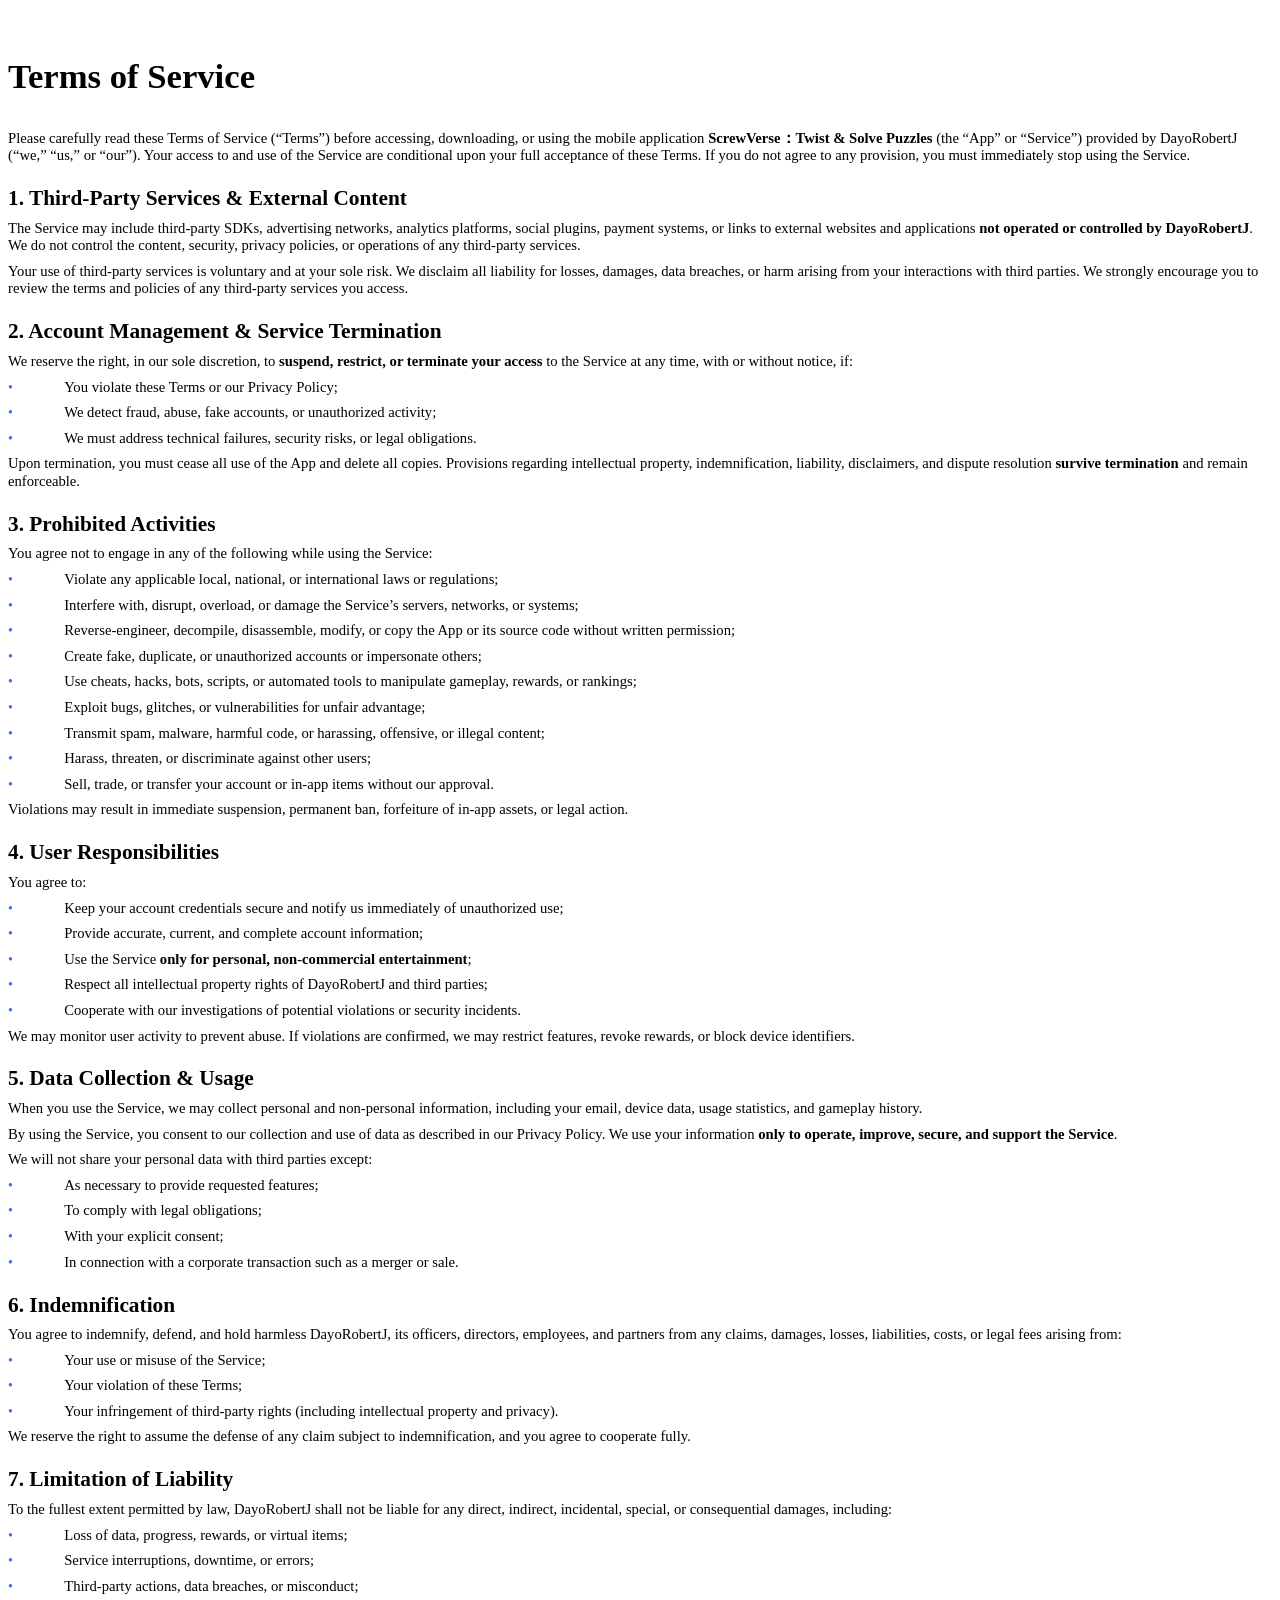
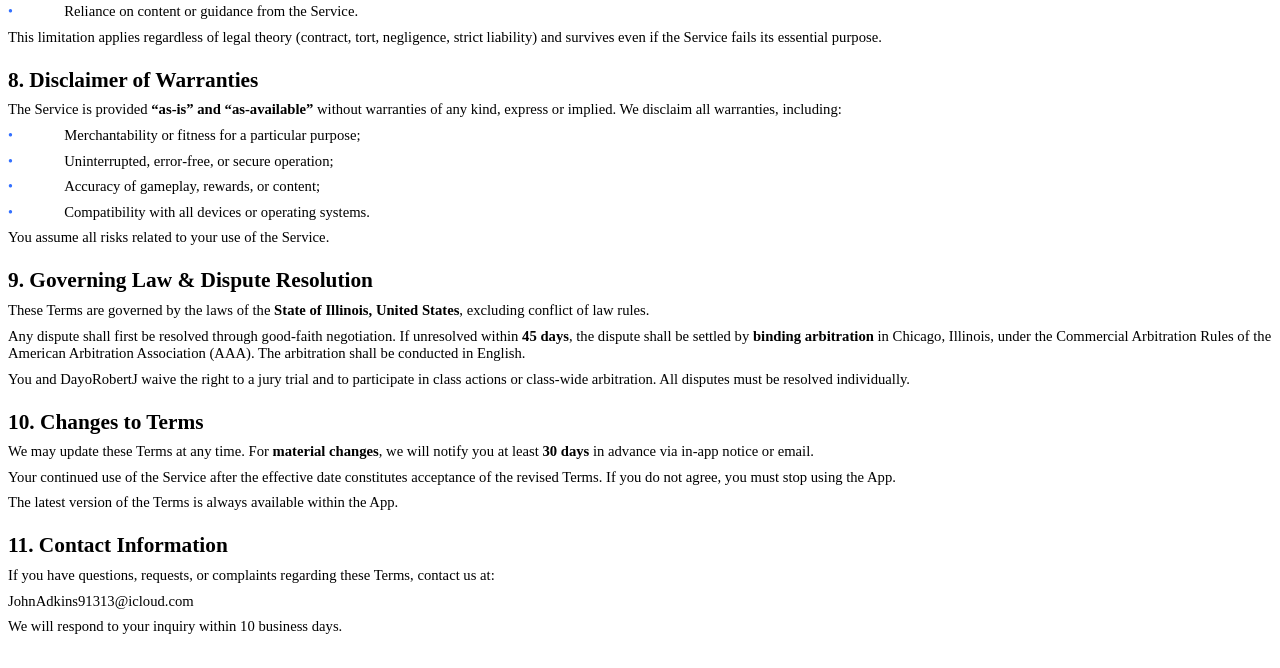
<file: screwverse/terms-of-service.html>
<html><head><meta http-equiv="Content-Type" content="text/html; charset=utf-8" /><meta http-equiv="Content-Style-Type" content="text/css" /><meta name="generator" content="Aspose.Words for .NET 17.1.0.0" /><title></title></head><body><div><div style="-aw-headerfooter-type:header-primary"><p style="margin-top:0pt; margin-bottom:0pt; text-align:justify; widows:0; orphans:0; font-size:10.5pt"><span style="font-family:Calibri">&#xa0;</span></p></div><p style="margin-top:24pt; margin-bottom:24pt; text-align:justify; line-height:120%; widows:0; orphans:0; font-size:26pt"><span style="font-family:'Segoe UI'; font-weight:bold">Terms of Service</span></p><p style="margin-top:6pt; margin-bottom:6pt; line-height:120%; widows:0; orphans:0; font-size:11pt"><span style="font-family:'Segoe UI'">Please carefully read these Terms of Service (“Terms”) before accessing, downloading, or using the mobile application </span><span style="font-family:'Segoe UI'; font-weight:bold">ScrewVerse</span><span style="font-family:'等线'; font-weight:bold">：</span><span style="font-family:'Segoe UI'; font-weight:bold">Twist &amp; Solve Puzzles</span><span style="font-family:'Segoe UI'"> (the “App” or “Service”) provided by </span><span style="font-family:'Segoe UI'">DayoRobertJ</span><span style="font-family:'Segoe UI'"> (“we,” “us,” or “our”). Your access to and use of the Service are conditional upon your full acceptance of these Terms. If you do not agree to any provision, you must immediately stop using the Service.</span></p><p style="margin-top:16pt; margin-bottom:6pt; line-height:120%; widows:0; orphans:0; font-size:16pt"><a name="heading_0"><span style="font-family:'Segoe UI'; font-weight:bold">1. Third‑Party Services &amp; External Content</span></a></p><p style="margin-top:6pt; margin-bottom:6pt; line-height:120%; widows:0; orphans:0; font-size:11pt"><span style="font-family:'Segoe UI'">The Service may include third‑party SDKs, advertising networks, analytics platforms, social plugins, payment systems, or links to external websites and applications </span><span style="font-family:'Segoe UI'; font-weight:bold">not operated or controlled by DayoRobertJ</span><span style="font-family:'Segoe UI'">. We do not control the content, security, privacy policies, or operations of any third‑party services.</span></p><p style="margin-top:6pt; margin-bottom:6pt; line-height:120%; widows:0; orphans:0; font-size:11pt"><span style="font-family:'Segoe UI'">Your use of third‑party services is voluntary and at your sole risk. We disclaim all liability for losses, damages, data breaches, or harm arising from your interactions with third parties. We strongly encourage you to review the terms and policies of any third‑party services you access.</span></p><p style="margin-top:16pt; margin-bottom:6pt; line-height:120%; widows:0; orphans:0; font-size:16pt"><a name="heading_1"><span style="font-family:'Segoe UI'; font-weight:bold">2. Account Management &amp; Service Termination</span></a></p><p style="margin-top:6pt; margin-bottom:6pt; line-height:120%; widows:0; orphans:0; font-size:11pt"><span style="font-family:'Segoe UI'">We reserve the right, in our sole discretion, to </span><span style="font-family:'Segoe UI'; font-weight:bold">suspend, restrict, or terminate your access</span><span style="font-family:'Segoe UI'"> to the Service at any time, with or without notice, if:</span></p><p style="margin-top:6pt; margin-bottom:6pt; line-height:120%; widows:0; orphans:0; font-size:11pt"><span style="font-family:'Segoe UI'; font-size:10.5pt; color:#3370ff">•</span><span style="font:7pt 'Times New Roman'">&#xa0;&#xa0;&#xa0;&#xa0;&#xa0;&#xa0;&#xa0;&#xa0;&#xa0;&#xa0;&#xa0;&#xa0;&#xa0;&#xa0;&#xa0;&#xa0;&#xa0;&#xa0;&#xa0;&#xa0;&#xa0; </span><span style="font-family:'Segoe UI'">You violate these Terms or our Privacy Policy;</span></p><p style="margin-top:6pt; margin-bottom:6pt; line-height:120%; widows:0; orphans:0; font-size:11pt"><span style="font-family:'Segoe UI'; font-size:10.5pt; color:#3370ff">•</span><span style="font:7pt 'Times New Roman'">&#xa0;&#xa0;&#xa0;&#xa0;&#xa0;&#xa0;&#xa0;&#xa0;&#xa0;&#xa0;&#xa0;&#xa0;&#xa0;&#xa0;&#xa0;&#xa0;&#xa0;&#xa0;&#xa0;&#xa0;&#xa0; </span><span style="font-family:'Segoe UI'">We detect fraud, abuse, fake accounts, or unauthorized activity;</span></p><p style="margin-top:6pt; margin-bottom:6pt; line-height:120%; widows:0; orphans:0; font-size:11pt"><span style="font-family:'Segoe UI'; font-size:10.5pt; color:#3370ff">•</span><span style="font:7pt 'Times New Roman'">&#xa0;&#xa0;&#xa0;&#xa0;&#xa0;&#xa0;&#xa0;&#xa0;&#xa0;&#xa0;&#xa0;&#xa0;&#xa0;&#xa0;&#xa0;&#xa0;&#xa0;&#xa0;&#xa0;&#xa0;&#xa0; </span><span style="font-family:'Segoe UI'">We must address technical failures, security risks, or legal obligations.</span></p><p style="margin-top:6pt; margin-bottom:6pt; line-height:120%; widows:0; orphans:0; font-size:11pt"><span style="font-family:'Segoe UI'">Upon termination, you must cease all use of the App and delete all copies. Provisions regarding intellectual property, indemnification, liability, disclaimers, and dispute resolution </span><span style="font-family:'Segoe UI'; font-weight:bold">survive termination</span><span style="font-family:'Segoe UI'"> and remain enforceable.</span></p><p style="margin-top:16pt; margin-bottom:6pt; line-height:120%; widows:0; orphans:0; font-size:16pt"><a name="heading_2"><span style="font-family:'Segoe UI'; font-weight:bold">3. Prohibited Activities</span></a></p><p style="margin-top:6pt; margin-bottom:6pt; line-height:120%; widows:0; orphans:0; font-size:11pt"><span style="font-family:'Segoe UI'">You agree not to engage in any of the following while using the Service:</span></p><p style="margin-top:6pt; margin-bottom:6pt; line-height:120%; widows:0; orphans:0; font-size:11pt"><span style="font-family:'Segoe UI'; font-size:10.5pt; color:#3370ff">•</span><span style="font:7pt 'Times New Roman'">&#xa0;&#xa0;&#xa0;&#xa0;&#xa0;&#xa0;&#xa0;&#xa0;&#xa0;&#xa0;&#xa0;&#xa0;&#xa0;&#xa0;&#xa0;&#xa0;&#xa0;&#xa0;&#xa0;&#xa0;&#xa0; </span><span style="font-family:'Segoe UI'">Violate any applicable local, national, or international laws or regulations;</span></p><p style="margin-top:6pt; margin-bottom:6pt; line-height:120%; widows:0; orphans:0; font-size:11pt"><span style="font-family:'Segoe UI'; font-size:10.5pt; color:#3370ff">•</span><span style="font:7pt 'Times New Roman'">&#xa0;&#xa0;&#xa0;&#xa0;&#xa0;&#xa0;&#xa0;&#xa0;&#xa0;&#xa0;&#xa0;&#xa0;&#xa0;&#xa0;&#xa0;&#xa0;&#xa0;&#xa0;&#xa0;&#xa0;&#xa0; </span><span style="font-family:'Segoe UI'">Interfere with, disrupt, overload, or damage the Service’s servers, networks, or systems;</span></p><p style="margin-top:6pt; margin-bottom:6pt; line-height:120%; widows:0; orphans:0; font-size:11pt"><span style="font-family:'Segoe UI'; font-size:10.5pt; color:#3370ff">•</span><span style="font:7pt 'Times New Roman'">&#xa0;&#xa0;&#xa0;&#xa0;&#xa0;&#xa0;&#xa0;&#xa0;&#xa0;&#xa0;&#xa0;&#xa0;&#xa0;&#xa0;&#xa0;&#xa0;&#xa0;&#xa0;&#xa0;&#xa0;&#xa0; </span><span style="font-family:'Segoe UI'">Reverse‑engineer, decompile, disassemble, modify, or copy the App or its source code without written permission;</span></p><p style="margin-top:6pt; margin-bottom:6pt; line-height:120%; widows:0; orphans:0; font-size:11pt"><span style="font-family:'Segoe UI'; font-size:10.5pt; color:#3370ff">•</span><span style="font:7pt 'Times New Roman'">&#xa0;&#xa0;&#xa0;&#xa0;&#xa0;&#xa0;&#xa0;&#xa0;&#xa0;&#xa0;&#xa0;&#xa0;&#xa0;&#xa0;&#xa0;&#xa0;&#xa0;&#xa0;&#xa0;&#xa0;&#xa0; </span><span style="font-family:'Segoe UI'">Create fake, duplicate, or unauthorized accounts or impersonate others;</span></p><p style="margin-top:6pt; margin-bottom:6pt; line-height:120%; widows:0; orphans:0; font-size:11pt"><span style="font-family:'Segoe UI'; font-size:10.5pt; color:#3370ff">•</span><span style="font:7pt 'Times New Roman'">&#xa0;&#xa0;&#xa0;&#xa0;&#xa0;&#xa0;&#xa0;&#xa0;&#xa0;&#xa0;&#xa0;&#xa0;&#xa0;&#xa0;&#xa0;&#xa0;&#xa0;&#xa0;&#xa0;&#xa0;&#xa0; </span><span style="font-family:'Segoe UI'">Use cheats, hacks, bots, scripts, or automated tools to manipulate gameplay, rewards, or rankings;</span></p><p style="margin-top:6pt; margin-bottom:6pt; line-height:120%; widows:0; orphans:0; font-size:11pt"><span style="font-family:'Segoe UI'; font-size:10.5pt; color:#3370ff">•</span><span style="font:7pt 'Times New Roman'">&#xa0;&#xa0;&#xa0;&#xa0;&#xa0;&#xa0;&#xa0;&#xa0;&#xa0;&#xa0;&#xa0;&#xa0;&#xa0;&#xa0;&#xa0;&#xa0;&#xa0;&#xa0;&#xa0;&#xa0;&#xa0; </span><span style="font-family:'Segoe UI'">Exploit bugs, glitches, or vulnerabilities for unfair advantage;</span></p><p style="margin-top:6pt; margin-bottom:6pt; line-height:120%; widows:0; orphans:0; font-size:11pt"><span style="font-family:'Segoe UI'; font-size:10.5pt; color:#3370ff">•</span><span style="font:7pt 'Times New Roman'">&#xa0;&#xa0;&#xa0;&#xa0;&#xa0;&#xa0;&#xa0;&#xa0;&#xa0;&#xa0;&#xa0;&#xa0;&#xa0;&#xa0;&#xa0;&#xa0;&#xa0;&#xa0;&#xa0;&#xa0;&#xa0; </span><span style="font-family:'Segoe UI'">Transmit spam, malware, harmful code, or harassing, offensive, or illegal content;</span></p><p style="margin-top:6pt; margin-bottom:6pt; line-height:120%; widows:0; orphans:0; font-size:11pt"><span style="font-family:'Segoe UI'; font-size:10.5pt; color:#3370ff">•</span><span style="font:7pt 'Times New Roman'">&#xa0;&#xa0;&#xa0;&#xa0;&#xa0;&#xa0;&#xa0;&#xa0;&#xa0;&#xa0;&#xa0;&#xa0;&#xa0;&#xa0;&#xa0;&#xa0;&#xa0;&#xa0;&#xa0;&#xa0;&#xa0; </span><span style="font-family:'Segoe UI'">Harass, threaten, or discriminate against other users;</span></p><p style="margin-top:6pt; margin-bottom:6pt; line-height:120%; widows:0; orphans:0; font-size:11pt"><span style="font-family:'Segoe UI'; font-size:10.5pt; color:#3370ff">•</span><span style="font:7pt 'Times New Roman'">&#xa0;&#xa0;&#xa0;&#xa0;&#xa0;&#xa0;&#xa0;&#xa0;&#xa0;&#xa0;&#xa0;&#xa0;&#xa0;&#xa0;&#xa0;&#xa0;&#xa0;&#xa0;&#xa0;&#xa0;&#xa0; </span><span style="font-family:'Segoe UI'">Sell, trade, or transfer your account or in‑app items without our approval.</span></p><p style="margin-top:6pt; margin-bottom:6pt; line-height:120%; widows:0; orphans:0; font-size:11pt"><span style="font-family:'Segoe UI'">Violations may result in immediate suspension, permanent ban, forfeiture of in‑app assets, or legal action.</span></p><p style="margin-top:16pt; margin-bottom:6pt; line-height:120%; widows:0; orphans:0; font-size:16pt"><a name="heading_3"><span style="font-family:'Segoe UI'; font-weight:bold">4. User Responsibilities</span></a></p><p style="margin-top:6pt; margin-bottom:6pt; line-height:120%; widows:0; orphans:0; font-size:11pt"><span style="font-family:'Segoe UI'">You agree to:</span></p><p style="margin-top:6pt; margin-bottom:6pt; line-height:120%; widows:0; orphans:0; font-size:11pt"><span style="font-family:'Segoe UI'; font-size:10.5pt; color:#3370ff">•</span><span style="font:7pt 'Times New Roman'">&#xa0;&#xa0;&#xa0;&#xa0;&#xa0;&#xa0;&#xa0;&#xa0;&#xa0;&#xa0;&#xa0;&#xa0;&#xa0;&#xa0;&#xa0;&#xa0;&#xa0;&#xa0;&#xa0;&#xa0;&#xa0; </span><span style="font-family:'Segoe UI'">Keep your account credentials secure and notify us immediately of unauthorized use;</span></p><p style="margin-top:6pt; margin-bottom:6pt; line-height:120%; widows:0; orphans:0; font-size:11pt"><span style="font-family:'Segoe UI'; font-size:10.5pt; color:#3370ff">•</span><span style="font:7pt 'Times New Roman'">&#xa0;&#xa0;&#xa0;&#xa0;&#xa0;&#xa0;&#xa0;&#xa0;&#xa0;&#xa0;&#xa0;&#xa0;&#xa0;&#xa0;&#xa0;&#xa0;&#xa0;&#xa0;&#xa0;&#xa0;&#xa0; </span><span style="font-family:'Segoe UI'">Provide accurate, current, and complete account information;</span></p><p style="margin-top:6pt; margin-bottom:6pt; line-height:120%; widows:0; orphans:0; font-size:11pt"><span style="font-family:'Segoe UI'; font-size:10.5pt; color:#3370ff">•</span><span style="font:7pt 'Times New Roman'">&#xa0;&#xa0;&#xa0;&#xa0;&#xa0;&#xa0;&#xa0;&#xa0;&#xa0;&#xa0;&#xa0;&#xa0;&#xa0;&#xa0;&#xa0;&#xa0;&#xa0;&#xa0;&#xa0;&#xa0;&#xa0; </span><span style="font-family:'Segoe UI'">Use the Service </span><span style="font-family:'Segoe UI'; font-weight:bold">only for personal, non‑commercial entertainment</span><span style="font-family:'Segoe UI'">;</span></p><p style="margin-top:6pt; margin-bottom:6pt; line-height:120%; widows:0; orphans:0; font-size:11pt"><span style="font-family:'Segoe UI'; font-size:10.5pt; color:#3370ff">•</span><span style="font:7pt 'Times New Roman'">&#xa0;&#xa0;&#xa0;&#xa0;&#xa0;&#xa0;&#xa0;&#xa0;&#xa0;&#xa0;&#xa0;&#xa0;&#xa0;&#xa0;&#xa0;&#xa0;&#xa0;&#xa0;&#xa0;&#xa0;&#xa0; </span><span style="font-family:'Segoe UI'">Respect all intellectual property rights of DayoRobertJ and third parties;</span></p><p style="margin-top:6pt; margin-bottom:6pt; line-height:120%; widows:0; orphans:0; font-size:11pt"><span style="font-family:'Segoe UI'; font-size:10.5pt; color:#3370ff">•</span><span style="font:7pt 'Times New Roman'">&#xa0;&#xa0;&#xa0;&#xa0;&#xa0;&#xa0;&#xa0;&#xa0;&#xa0;&#xa0;&#xa0;&#xa0;&#xa0;&#xa0;&#xa0;&#xa0;&#xa0;&#xa0;&#xa0;&#xa0;&#xa0; </span><span style="font-family:'Segoe UI'">Cooperate with our investigations of potential violations or security incidents.</span></p><p style="margin-top:6pt; margin-bottom:6pt; line-height:120%; widows:0; orphans:0; font-size:11pt"><span style="font-family:'Segoe UI'">We may monitor user activity to prevent abuse. If violations are confirmed, we may restrict features, revoke rewards, or block device identifiers.</span></p><p style="margin-top:16pt; margin-bottom:6pt; line-height:120%; widows:0; orphans:0; font-size:16pt"><a name="heading_4"><span style="font-family:'Segoe UI'; font-weight:bold">5. Data Collection &amp; Usage</span></a></p><p style="margin-top:6pt; margin-bottom:6pt; line-height:120%; widows:0; orphans:0; font-size:11pt"><span style="font-family:'Segoe UI'">When you use the Service, we may collect personal and non‑personal information, including your email, device data, usage statistics, and gameplay history.</span></p><p style="margin-top:6pt; margin-bottom:6pt; line-height:120%; widows:0; orphans:0; font-size:11pt"><span style="font-family:'Segoe UI'">By using the Service, you consent to our collection and use of data as described in our Privacy Policy. We use your information </span><span style="font-family:'Segoe UI'; font-weight:bold">only to operate, improve, secure, and support the Service</span><span style="font-family:'Segoe UI'">.</span></p><p style="margin-top:6pt; margin-bottom:6pt; line-height:120%; widows:0; orphans:0; font-size:11pt"><span style="font-family:'Segoe UI'">We will not share your personal data with third parties except:</span></p><p style="margin-top:6pt; margin-bottom:6pt; line-height:120%; widows:0; orphans:0; font-size:11pt"><span style="font-family:'Segoe UI'; font-size:10.5pt; color:#3370ff">•</span><span style="font:7pt 'Times New Roman'">&#xa0;&#xa0;&#xa0;&#xa0;&#xa0;&#xa0;&#xa0;&#xa0;&#xa0;&#xa0;&#xa0;&#xa0;&#xa0;&#xa0;&#xa0;&#xa0;&#xa0;&#xa0;&#xa0;&#xa0;&#xa0; </span><span style="font-family:'Segoe UI'">As necessary to provide requested features;</span></p><p style="margin-top:6pt; margin-bottom:6pt; line-height:120%; widows:0; orphans:0; font-size:11pt"><span style="font-family:'Segoe UI'; font-size:10.5pt; color:#3370ff">•</span><span style="font:7pt 'Times New Roman'">&#xa0;&#xa0;&#xa0;&#xa0;&#xa0;&#xa0;&#xa0;&#xa0;&#xa0;&#xa0;&#xa0;&#xa0;&#xa0;&#xa0;&#xa0;&#xa0;&#xa0;&#xa0;&#xa0;&#xa0;&#xa0; </span><span style="font-family:'Segoe UI'">To comply with legal obligations;</span></p><p style="margin-top:6pt; margin-bottom:6pt; line-height:120%; widows:0; orphans:0; font-size:11pt"><span style="font-family:'Segoe UI'; font-size:10.5pt; color:#3370ff">•</span><span style="font:7pt 'Times New Roman'">&#xa0;&#xa0;&#xa0;&#xa0;&#xa0;&#xa0;&#xa0;&#xa0;&#xa0;&#xa0;&#xa0;&#xa0;&#xa0;&#xa0;&#xa0;&#xa0;&#xa0;&#xa0;&#xa0;&#xa0;&#xa0; </span><span style="font-family:'Segoe UI'">With your explicit consent;</span></p><p style="margin-top:6pt; margin-bottom:6pt; line-height:120%; widows:0; orphans:0; font-size:11pt"><span style="font-family:'Segoe UI'; font-size:10.5pt; color:#3370ff">•</span><span style="font:7pt 'Times New Roman'">&#xa0;&#xa0;&#xa0;&#xa0;&#xa0;&#xa0;&#xa0;&#xa0;&#xa0;&#xa0;&#xa0;&#xa0;&#xa0;&#xa0;&#xa0;&#xa0;&#xa0;&#xa0;&#xa0;&#xa0;&#xa0; </span><span style="font-family:'Segoe UI'">In connection with a corporate transaction such as a merger or sale.</span></p><p style="margin-top:16pt; margin-bottom:6pt; line-height:120%; widows:0; orphans:0; font-size:16pt"><a name="heading_5"><span style="font-family:'Segoe UI'; font-weight:bold">6. Indemnification</span></a></p><p style="margin-top:6pt; margin-bottom:6pt; line-height:120%; widows:0; orphans:0; font-size:11pt"><span style="font-family:'Segoe UI'">You agree to indemnify, defend, and hold harmless DayoRobertJ, its officers, directors, employees, and partners from a</span><span style="font-family:'Segoe UI'">ny claims, damages, losses, liabilities, costs, or legal fees arising from:</span></p><p style="margin-top:6pt; margin-bottom:6pt; line-height:120%; widows:0; orphans:0; font-size:11pt"><span style="font-family:'Segoe UI'; font-size:10.5pt; color:#3370ff">•</span><span style="font:7pt 'Times New Roman'">&#xa0;&#xa0;&#xa0;&#xa0;&#xa0;&#xa0;&#xa0;&#xa0;&#xa0;&#xa0;&#xa0;&#xa0;&#xa0;&#xa0;&#xa0;&#xa0;&#xa0;&#xa0;&#xa0;&#xa0;&#xa0; </span><span style="font-family:'Segoe UI'">Your use or misuse of the Service;</span></p><p style="margin-top:6pt; margin-bottom:6pt; line-height:120%; widows:0; orphans:0; font-size:11pt"><span style="font-family:'Segoe UI'; font-size:10.5pt; color:#3370ff">•</span><span style="font:7pt 'Times New Roman'">&#xa0;&#xa0;&#xa0;&#xa0;&#xa0;&#xa0;&#xa0;&#xa0;&#xa0;&#xa0;&#xa0;&#xa0;&#xa0;&#xa0;&#xa0;&#xa0;&#xa0;&#xa0;&#xa0;&#xa0;&#xa0; </span><span style="font-family:'Segoe UI'">Your violation of these Terms;</span></p><p style="margin-top:6pt; margin-bottom:6pt; line-height:120%; widows:0; orphans:0; font-size:11pt"><span style="font-family:'Segoe UI'; font-size:10.5pt; color:#3370ff">•</span><span style="font:7pt 'Times New Roman'">&#xa0;&#xa0;&#xa0;&#xa0;&#xa0;&#xa0;&#xa0;&#xa0;&#xa0;&#xa0;&#xa0;&#xa0;&#xa0;&#xa0;&#xa0;&#xa0;&#xa0;&#xa0;&#xa0;&#xa0;&#xa0; </span><span style="font-family:'Segoe UI'">Your infringement of third‑party rights (including intellectual property and privacy).</span></p><p style="margin-top:6pt; margin-bottom:6pt; line-height:120%; widows:0; orphans:0; font-size:11pt"><span style="font-family:'Segoe UI'">We reserve the right to assume the defense of any claim subject to indemnification, and you agree to cooperate fully.</span></p><p style="margin-top:16pt; margin-bottom:6pt; line-height:120%; widows:0; orphans:0; font-size:16pt"><a name="heading_6"><span style="font-family:'Segoe UI'; font-weight:bold">7. Limitation of Liability</span></a></p><p style="margin-top:6pt; margin-bottom:6pt; line-height:120%; widows:0; orphans:0; font-size:11pt"><span style="font-family:'Segoe UI'">To the fullest extent permitted by law, </span><span style="font-family:'Segoe UI'">DayoRobertJ shall not be liable</span><span style="font-family:'Segoe UI'"> for any direct, indirect, incidental, special, or consequential damages, including:</span></p><p style="margin-top:6pt; margin-bottom:6pt; line-height:120%; widows:0; orphans:0; font-size:11pt"><span style="font-family:'Segoe UI'; font-size:10.5pt; color:#3370ff">•</span><span style="font:7pt 'Times New Roman'">&#xa0;&#xa0;&#xa0;&#xa0;&#xa0;&#xa0;&#xa0;&#xa0;&#xa0;&#xa0;&#xa0;&#xa0;&#xa0;&#xa0;&#xa0;&#xa0;&#xa0;&#xa0;&#xa0;&#xa0;&#xa0; </span><span style="font-family:'Segoe UI'">Loss of data, progress, rewards, or virtual items;</span></p><p style="margin-top:6pt; margin-bottom:6pt; line-height:120%; widows:0; orphans:0; font-size:11pt"><span style="font-family:'Segoe UI'; font-size:10.5pt; color:#3370ff">•</span><span style="font:7pt 'Times New Roman'">&#xa0;&#xa0;&#xa0;&#xa0;&#xa0;&#xa0;&#xa0;&#xa0;&#xa0;&#xa0;&#xa0;&#xa0;&#xa0;&#xa0;&#xa0;&#xa0;&#xa0;&#xa0;&#xa0;&#xa0;&#xa0; </span><span style="font-family:'Segoe UI'">Service interruptions, downtime, or errors;</span></p><p style="margin-top:6pt; margin-bottom:6pt; line-height:120%; widows:0; orphans:0; font-size:11pt"><span style="font-family:'Segoe UI'; font-size:10.5pt; color:#3370ff">•</span><span style="font:7pt 'Times New Roman'">&#xa0;&#xa0;&#xa0;&#xa0;&#xa0;&#xa0;&#xa0;&#xa0;&#xa0;&#xa0;&#xa0;&#xa0;&#xa0;&#xa0;&#xa0;&#xa0;&#xa0;&#xa0;&#xa0;&#xa0;&#xa0; </span><span style="font-family:'Segoe UI'">Third‑party actions, data breaches, or misconduct;</span></p><p style="margin-top:6pt; margin-bottom:6pt; line-height:120%; widows:0; orphans:0; font-size:11pt"><span style="font-family:'Segoe UI'; font-size:10.5pt; color:#3370ff">•</span><span style="font:7pt 'Times New Roman'">&#xa0;&#xa0;&#xa0;&#xa0;&#xa0;&#xa0;&#xa0;&#xa0;&#xa0;&#xa0;&#xa0;&#xa0;&#xa0;&#xa0;&#xa0;&#xa0;&#xa0;&#xa0;&#xa0;&#xa0;&#xa0; </span><span style="font-family:'Segoe UI'">Reliance on content or guidance from the Service.</span></p><p style="margin-top:6pt; margin-bottom:6pt; line-height:120%; widows:0; orphans:0; font-size:11pt"><span style="font-family:'Segoe UI'">This limitation applies regardless of legal theory (contract, tort, negligence, strict liability) and survives even if the Service fails its essential purpose.</span></p><p style="margin-top:16pt; margin-bottom:6pt; line-height:120%; widows:0; orphans:0; font-size:16pt"><a name="heading_7"><span style="font-family:'Segoe UI'; font-weight:bold">8. Disclaimer of Warranties</span></a></p><p style="margin-top:6pt; margin-bottom:6pt; line-height:120%; widows:0; orphans:0; font-size:11pt"><span style="font-family:'Segoe UI'">The Service is provided </span><span style="font-family:'Segoe UI'; font-weight:bold">“as‑is” and “as‑available”</span><span style="font-family:'Segoe UI'"> without warranties of any kind, express or implied. We disclaim all warranties, including:</span></p><p style="margin-top:6pt; margin-bottom:6pt; line-height:120%; widows:0; orphans:0; font-size:11pt"><span style="font-family:'Segoe UI'; font-size:10.5pt; color:#3370ff">•</span><span style="font:7pt 'Times New Roman'">&#xa0;&#xa0;&#xa0;&#xa0;&#xa0;&#xa0;&#xa0;&#xa0;&#xa0;&#xa0;&#xa0;&#xa0;&#xa0;&#xa0;&#xa0;&#xa0;&#xa0;&#xa0;&#xa0;&#xa0;&#xa0; </span><span style="font-family:'Segoe UI'">Merchantability or fitness for a particular purpose;</span></p><p style="margin-top:6pt; margin-bottom:6pt; line-height:120%; widows:0; orphans:0; font-size:11pt"><span style="font-family:'Segoe UI'; font-size:10.5pt; color:#3370ff">•</span><span style="font:7pt 'Times New Roman'">&#xa0;&#xa0;&#xa0;&#xa0;&#xa0;&#xa0;&#xa0;&#xa0;&#xa0;&#xa0;&#xa0;&#xa0;&#xa0;&#xa0;&#xa0;&#xa0;&#xa0;&#xa0;&#xa0;&#xa0;&#xa0; </span><span style="font-family:'Segoe UI'">Uninterrupted, error‑free, or secure operation;</span></p><p style="margin-top:6pt; margin-bottom:6pt; line-height:120%; widows:0; orphans:0; font-size:11pt"><span style="font-family:'Segoe UI'; font-size:10.5pt; color:#3370ff">•</span><span style="font:7pt 'Times New Roman'">&#xa0;&#xa0;&#xa0;&#xa0;&#xa0;&#xa0;&#xa0;&#xa0;&#xa0;&#xa0;&#xa0;&#xa0;&#xa0;&#xa0;&#xa0;&#xa0;&#xa0;&#xa0;&#xa0;&#xa0;&#xa0; </span><span style="font-family:'Segoe UI'">Accuracy of gameplay, rewards, or content;</span></p><p style="margin-top:6pt; margin-bottom:6pt; line-height:120%; widows:0; orphans:0; font-size:11pt"><span style="font-family:'Segoe UI'; font-size:10.5pt; color:#3370ff">•</span><span style="font:7pt 'Times New Roman'">&#xa0;&#xa0;&#xa0;&#xa0;&#xa0;&#xa0;&#xa0;&#xa0;&#xa0;&#xa0;&#xa0;&#xa0;&#xa0;&#xa0;&#xa0;&#xa0;&#xa0;&#xa0;&#xa0;&#xa0;&#xa0; </span><span style="font-family:'Segoe UI'">Compatibility with all devices or operating systems.</span></p><p style="margin-top:6pt; margin-bottom:6pt; line-height:120%; widows:0; orphans:0; font-size:11pt"><span style="font-family:'Segoe UI'">You assume all risks related to your use of the Service.</span></p><p style="margin-top:16pt; margin-bottom:6pt; line-height:120%; widows:0; orphans:0; font-size:16pt"><a name="heading_8"><span style="font-family:'Segoe UI'; font-weight:bold">9. Governing Law &amp; Dispute Resolution</span></a></p><p style="margin-top:6pt; margin-bottom:6pt; line-height:120%; widows:0; orphans:0; font-size:11pt"><span style="font-family:'Segoe UI'">These Terms are governed by the laws of the </span><span style="font-family:'Segoe UI'; font-weight:bold">State of Illinois, United States</span><span style="font-family:'Segoe UI'">, excluding conflict of law rules.</span></p><p style="margin-top:6pt; margin-bottom:6pt; line-height:120%; widows:0; orphans:0; font-size:11pt"><span style="font-family:'Segoe UI'">Any dispute shall first be resolved through good‑faith negotiation. If unresolved within </span><span style="font-family:'Segoe UI'; font-weight:bold">45 days</span><span style="font-family:'Segoe UI'">, the dispute shall be settled by </span><span style="font-family:'Segoe UI'; font-weight:bold">binding arbitration</span><span style="font-family:'Segoe UI'"> in Chicago, Illinois, under the Commercial Arbitration Rules of the American Arbitration Association (AAA). The arbitration shall be conducted in English.</span></p><p style="margin-top:6pt; margin-bottom:6pt; line-height:120%; widows:0; orphans:0; font-size:11pt"><span style="font-family:'Segoe UI'">You and DayoRobertJ waive the right to a jury trial and to participate in class actions or class‑wide arbitration. All disputes must be resolved individually.</span></p><p style="margin-top:16pt; margin-bottom:6pt; line-height:120%; widows:0; orphans:0; font-size:16pt"><a name="heading_9"><span style="font-family:'Segoe UI'; font-weight:bold">10. Changes to Terms</span></a></p><p style="margin-top:6pt; margin-bottom:6pt; line-height:120%; widows:0; orphans:0; font-size:11pt"><span style="font-family:'Segoe UI'">We may update these Terms at any time. For </span><span style="font-family:'Segoe UI'; font-weight:bold">material changes</span><span style="font-family:'Segoe UI'">, we will notify you at least </span><span style="font-family:'Segoe UI'; font-weight:bold">30 days</span><span style="font-family:'Segoe UI'"> in advance via in‑app notice or email.</span></p><p style="margin-top:6pt; margin-bottom:6pt; line-height:120%; widows:0; orphans:0; font-size:11pt"><span style="font-family:'Segoe UI'">Your continued use of the Service after the effective date constitutes acceptance of the revised Terms. If you do not agree, you must stop using the App.</span></p><p style="margin-top:6pt; margin-bottom:6pt; line-height:120%; widows:0; orphans:0; font-size:11pt"><span style="font-family:'Segoe UI'">The latest version of the Terms is always available within the App.</span></p><p style="margin-top:16pt; margin-bottom:6pt; line-height:120%; widows:0; orphans:0; font-size:16pt"><a name="heading_10"><span style="font-family:'Segoe UI'; font-weight:bold">11. Contact Information</span></a></p><p style="margin-top:6pt; margin-bottom:6pt; line-height:120%; widows:0; orphans:0; font-size:11pt"><span style="font-family:'Segoe UI'">If you have questions, requests, or complaints regarding these Terms, contact us at:</span></p><p style="margin-top:6pt; margin-bottom:6pt; line-height:120%; widows:0; orphans:0; font-size:11pt"><a href="mailto:JohnAdkins91313@icloud.com" style="text-decoration:none"><span style="font-family:'Segoe UI'; color:#000000">JohnAdkins91313@icloud.com</span></a></p><p style="margin-top:6pt; margin-bottom:6pt; line-height:120%; widows:0; orphans:0; font-size:11pt"><span style="font-family:'Segoe UI'">We will respond to your inquiry within 10 business days.</span></p><div style="-aw-headerfooter-type:footer-primary"><p style="margin-top:0pt; margin-bottom:0pt; text-align:justify; widows:0; orphans:0; font-size:10.5pt"><span style="font-family:Calibri">&#xa0;</span></p></div></div></body></html>
</file>
<file: styles.css>
:root {
  --color-bg: #fcf8f3;
  --color-surface: #ffffff;
  --color-text: #261e1a;
  --color-muted: #6d5f57;
  --color-accent: #0d9488;
  --color-accent-hover: #0f766e;
  --color-accent-dark: #115e59;
  --color-accent-soft: rgba(13, 148, 136, 0.14);
  --color-hero-overlay: rgba(15, 23, 42, 0.76);
  --header-h: 68px;
  --radius: 14px;
  --radius-sm: 10px;
  --shadow: 0 6px 24px rgba(72, 42, 22, 0.08);
  --shadow-lg: 0 20px 50px rgba(72, 42, 22, 0.16);
  --font: "Inter", -apple-system, BlinkMacSystemFont, "Segoe UI", sans-serif;
}

*,
*::before,
*::after {
  box-sizing: border-box;
}

html {
  scroll-behavior: smooth;
}

body {
  margin: 0;
  font-family: var(--font);
  font-size: 16px;
  line-height: 1.65;
  color: var(--color-text);
  background: var(--color-bg);
}

a {
  color: var(--color-accent);
  text-decoration: none;
}

a:hover {
  text-decoration: underline;
}

.container {
  width: min(1140px, 100% - 40px);
  margin-inline: auto;
}

.container.narrow {
  width: min(640px, 100% - 40px);
}

#scope,
#products,
#join {
  scroll-margin-top: calc(var(--header-h) + 20px);
}

/* Header */
.site-header {
  position: sticky;
  top: 0;
  z-index: 100;
  height: var(--header-h);
  background: rgba(255, 255, 255, 0.88);
  backdrop-filter: blur(14px);
  border-bottom: 1px solid rgba(18, 24, 38, 0.06);
  box-shadow: 0 1px 0 rgba(255, 255, 255, 0.8) inset;
}

.header-inner {
  height: var(--header-h);
  display: flex;
  align-items: center;
  justify-content: space-between;
  gap: 1rem;
}

.logo {
  display: flex;
  align-items: center;
  gap: 12px;
  color: var(--color-text);
  font-weight: 600;
  text-decoration: none;
  flex-shrink: 0;
  min-width: 0;
}

.logo:hover {
  text-decoration: none;
  color: var(--color-accent);
}

.logo-img {
  height: 40px;
  width: auto;
  max-width: min(200px, 45vw);
  display: block;
  flex-shrink: 0;
  object-fit: contain;
}

.logo-mark {
  width: 38px;
  height: 38px;
  flex-shrink: 0;
  border-radius: 11px;
  background: linear-gradient(145deg, #0b6bcb 0%, #22b8cf 100%);
  box-shadow: 0 6px 18px rgba(11, 107, 203, 0.35);
}

.logo-text {
  font-size: 1.08rem;
  letter-spacing: 0.04em;
  white-space: nowrap;
}

.main-nav {
  display: flex;
  flex-wrap: wrap;
  align-items: center;
  justify-content: flex-end;
  gap: 0.1rem 0.25rem;
  font-size: 0.875rem;
}

.main-nav a {
  color: var(--color-text);
  padding: 0.4rem 0.55rem;
  border-radius: 8px;
  text-decoration: none;
  font-weight: 500;
}

.main-nav a:hover {
  color: var(--color-accent);
  background: var(--color-accent-soft);
  text-decoration: none;
}

.nav-sep {
  color: #d1d8e4;
  user-select: none;
  font-weight: 300;
  font-size: 0.75rem;
}

.nav-toggle {
  display: none;
  flex-direction: column;
  justify-content: center;
  gap: 5px;
  width: 44px;
  height: 44px;
  padding: 0;
  border: none;
  background: transparent;
  cursor: pointer;
}

.nav-toggle span {
  display: block;
  height: 2px;
  width: 22px;
  background: var(--color-text);
  margin-inline: auto;
  transition: transform 0.2s, opacity 0.2s;
  border-radius: 1px;
}

.site-header.nav-open .nav-toggle span:nth-child(1) {
  transform: translateY(7px) rotate(45deg);
}

.site-header.nav-open .nav-toggle span:nth-child(2) {
  opacity: 0;
}

.site-header.nav-open .nav-toggle span:nth-child(3) {
  transform: translateY(-7px) rotate(-45deg);
}

/* Hero */
.hero {
  position: relative;
  min-height: min(78vh, 600px);
  display: flex;
  align-items: center;
  color: #fff;
  overflow: hidden;
}

.hero-bg {
  position: absolute;
  inset: 0;
  background-color: #0f172a;
  background-image:
    linear-gradient(125deg, var(--color-hero-overlay) 0%, rgba(30, 41, 59, 0.55) 52%, rgba(13, 148, 136, 0.38) 100%),
    url("images/hero-banner.svg");
  background-size: cover;
  background-position: center;
}

.hero-bg::after {
  content: "";
  position: absolute;
  inset: 0;
  background: radial-gradient(ellipse 80% 60% at 70% 20%, rgba(45, 212, 191, 0.14), transparent 55%);
  pointer-events: none;
}

.hero-inner {
  position: relative;
  z-index: 1;
  width: 100%;
  display: flex;
  justify-content: center;
  align-items: center;
  text-align: center;
}

.hero-content {
  padding-block: 4.75rem 4.25rem;
  max-width: 44rem;
  margin-inline: auto;
  text-align: center;
}

.hero-tag {
  letter-spacing: 0.22em;
  font-size: 0.75rem;
  text-transform: uppercase;
  opacity: 0.95;
  margin: 0 0 1.1rem;
  color: #99f6e4;
}

.hero h1 {
  margin: 0 0 1.1rem;
  font-size: clamp(1.9rem, 4.5vw, 2.75rem);
  font-weight: 700;
  line-height: 1.2;
  letter-spacing: -0.02em;
  text-wrap: balance;
}

.hero-desc {
  margin: 0 auto 2rem;
  max-width: 36em;
  opacity: 0.95;
  font-weight: 300;
  font-size: 1.06rem;
  line-height: 1.75;
  text-wrap: pretty;
}

.hero-content strong {
  color: #fff;
  font-weight: 600;
}

.hero-actions {
  display: flex;
  flex-wrap: wrap;
  gap: 0.75rem 1rem;
  align-items: center;
  justify-content: center;
}

.btn-primary {
  display: inline-block;
  padding: 0.78rem 1.85rem;
  background: #fff;
  color: var(--color-accent-dark);
  font-weight: 600;
  border-radius: 999px;
  text-decoration: none;
  box-shadow: 0 10px 30px rgba(0, 0, 0, 0.18);
  transition: transform 0.15s, box-shadow 0.15s, background 0.15s;
}

.btn-primary:hover {
  text-decoration: none;
  transform: translateY(-2px);
  box-shadow: 0 14px 36px rgba(0, 0, 0, 0.2);
  background: #fff2ea;
}

.btn-ghost {
  display: inline-block;
  padding: 0.72rem 1.5rem;
  color: #fff;
  font-weight: 600;
  border-radius: 999px;
  text-decoration: none;
  border: 1px solid rgba(255, 255, 255, 0.45);
  background: rgba(255, 255, 255, 0.08);
  transition: background 0.15s, border-color 0.15s;
}

.btn-ghost:hover {
  text-decoration: none;
  background: rgba(255, 255, 255, 0.16);
  border-color: rgba(255, 255, 255, 0.65);
}

.btn-outline {
  display: inline-block;
  padding: 0.68rem 1.45rem;
  border: 2px solid var(--color-accent);
  color: var(--color-accent);
  font-weight: 600;
  border-radius: 999px;
  text-decoration: none;
  transition: background 0.15s, color 0.15s;
}

.btn-outline:hover {
  background: var(--color-accent);
  color: #fff;
  text-decoration: none;
}

/* Sections */
.section {
  padding-block: 4.25rem 4.75rem;
}

.section-head {
  text-align: center;
  margin-bottom: 2.75rem;
}

.section-head h1,
.section-head h2 {
  margin: 0 0 0.5rem;
  font-size: 1.75rem;
  font-weight: 700;
  letter-spacing: -0.02em;
  position: relative;
  display: inline-block;
}

.section-head h1::after,
.section-head h2::after {
  content: "";
  display: block;
  width: 40px;
  height: 3px;
  margin: 0.65rem auto 0;
  border-radius: 2px;
  background: linear-gradient(90deg, var(--color-accent), #5eead4);
}

.section-en {
  margin: 0;
  font-size: 0.72rem;
  letter-spacing: 0.32em;
  color: var(--color-muted);
  text-transform: uppercase;
}

.section-head--light h2,
.section-head--light .section-en {
  color: #fff;
}

.section-head--light .section-en {
  opacity: 0.88;
}

.section-head--light h1::after,
.section-head--light h2::after {
  background: linear-gradient(90deg, #ffc59d, #ffe2cc);
}

/* Scope */
.scope {
  background: var(--color-surface);
  border-top: 1px solid rgba(18, 24, 38, 0.05);
}

.scope-grid {
  display: grid;
  grid-template-columns: repeat(2, 1fr);
  gap: 1.75rem;
}

.scope-grid--two {
  max-width: 940px;
  margin-inline: auto;
}

.scope-card {
  padding: 0;
  border-radius: var(--radius);
  border: 1px solid rgba(18, 24, 38, 0.07);
  background: var(--color-surface);
  box-shadow: var(--shadow);
  transition: transform 0.22s ease, box-shadow 0.22s ease;
  overflow: hidden;
}

.scope-card:hover {
  transform: translateY(-6px);
  box-shadow: var(--shadow-lg);
}

.scope-card-visual {
  margin: 0;
  overflow: hidden;
  background: #e8ecf3;
}

.scope-card-visual img {
  display: block;
  width: 100%;
  height: 220px;
  object-fit: cover;
  transition: transform 0.35s ease;
}

.scope-card:hover .scope-card-visual img {
  transform: scale(1.04);
}

.scope-card h3 {
  margin: 0;
  padding: 1.35rem 1.5rem 0.5rem;
  font-size: 1.2rem;
}

.scope-card p {
  margin: 0;
  padding: 0 1.5rem 1.5rem;
  font-size: 0.96rem;
  color: var(--color-muted);
  line-height: 1.7;
}

/* About */
.about {
  background: linear-gradient(155deg, #3d2417 0%, #6a3b1f 42%, #cc6b2c 108%);
  color: #e8eef7;
  position: relative;
  overflow: hidden;
}

.about::before {
  content: "";
  position: absolute;
  top: -30%;
  right: -15%;
  width: 55%;
  height: 80%;
  background: radial-gradient(circle, rgba(255, 206, 171, 0.2), transparent 70%);
  pointer-events: none;
}

.about-layout {
  position: relative;
  z-index: 1;
}

.about-body {
  max-width: 700px;
  margin-inline: auto;
  text-align: center;
}

.about-company-name {
  margin: 0 0 0.35rem;
  font-size: clamp(1.2rem, 2.5vw, 1.45rem);
  color: #fff;
  font-weight: 600;
}

.about-founded {
  margin: 0 0 1.35rem;
  font-size: 0.94rem;
  color: rgba(255, 255, 255, 0.86);
  letter-spacing: 0.04em;
}

.about-body p {
  margin: 0 0 1.05rem;
  color: rgba(232, 238, 247, 0.9);
  font-weight: 300;
}

.about-body p:last-child {
  margin-bottom: 0;
}

.about-body strong {
  color: #fff;
  font-weight: 600;
}

/* Inner page: About (same light theme as home sections) */
.about-page {
  background: var(--color-bg);
}

.page-main {
  min-height: 50vh;
}

.about-page-main {
  flex: 1;
}

.about-page-panel {
  background: var(--color-surface);
  border-top: 1px solid rgba(18, 24, 38, 0.05);
  border-bottom: 1px solid rgba(18, 24, 38, 0.06);
  padding-block: 3.5rem 4.5rem;
  box-shadow: 0 1px 0 rgba(255, 255, 255, 0.8) inset;
}

.about-page-container {
  max-width: 720px;
  margin-inline: auto;
}

.about-page-panel .section-head {
  margin-bottom: 2rem;
}

.about-page-intro {
  padding: 1.75rem 1.5rem 2rem;
  border-radius: var(--radius);
  background: var(--color-bg);
  border: 1px solid rgba(18, 24, 38, 0.06);
}

.about-page-intro p {
  margin: 0;
  font-size: 1.02rem;
  line-height: 1.85;
  font-weight: 400;
  color: #5f6b7c;
  text-align: left;
}

.about-page-intro strong {
  font-weight: 600;
  color: #4a5568;
}

.main-nav a[aria-current="page"] {
  color: var(--color-accent);
  background: var(--color-accent-soft);
}

/* Careers page */
.careers-page {
  background: var(--color-bg);
}

.careers-page-panel {
  background: var(--color-surface);
  border-top: 1px solid rgba(18, 24, 38, 0.05);
  border-bottom: 1px solid rgba(18, 24, 38, 0.06);
  padding-block: 3.5rem 4.5rem;
  box-shadow: 0 1px 0 rgba(255, 255, 255, 0.8) inset;
}

.careers-page-container {
  max-width: 720px;
  margin-inline: auto;
}

.careers-prose {
  text-align: left;
}

.careers-prose-block {
  margin-top: 1.75rem;
  padding-top: 1.5rem;
  border-top: 1px solid rgba(18, 24, 38, 0.08);
}

.careers-prose-block:first-of-type {
  margin-top: 1.5rem;
  padding-top: 0;
  border-top: none;
}

.careers-prose-block h2 {
  margin: 0 0 0.65rem;
  font-size: 1.12rem;
  font-weight: 700;
  color: var(--color-text);
  letter-spacing: -0.01em;
}

.careers-prose-block p {
  margin: 0;
  font-size: 0.98rem;
  line-height: 1.8;
  color: var(--color-muted);
}

/* Products: stacked image + text rows */
.section-products {
  background: var(--color-bg);
}

.product-showcase-list {
  margin-top: 2.25rem;
  display: flex;
  flex-direction: column;
  gap: 0;
  max-width: 1000px;
  margin-inline: auto;
}

.product-showcase-block {
  display: grid;
  grid-template-columns: 1fr 1fr;
  gap: 2rem 2.5rem;
  align-items: center;
  padding: 2.25rem 0;
  border-bottom: 1px solid rgba(18, 24, 38, 0.08);
}

.product-showcase-block:first-child {
  padding-top: 0.5rem;
}

.product-showcase-block:last-child {
  border-bottom: none;
  padding-bottom: 0.5rem;
}

.product-showcase-block--reverse .product-showcase-text {
  order: 2;
}

.product-showcase-block--reverse .product-showcase-media {
  order: 1;
}

.product-showcase-text h3 {
  margin: 0 0 0.75rem;
  font-size: 1.2rem;
  font-weight: 700;
  color: var(--color-text);
}

.product-showcase-text p {
  margin: 0;
  font-size: 0.98rem;
  line-height: 1.75;
  color: var(--color-muted);
}

.product-showcase-media {
  border-radius: var(--radius);
  overflow: hidden;
  border: 1px solid rgba(18, 24, 38, 0.08);
  background: #e8ecf3;
  box-shadow: var(--shadow);
  aspect-ratio: 16 / 10;
  display: flex;
  align-items: center;
  justify-content: center;
}

.product-showcase-media img {
  display: block;
  max-width: 100%;
  max-height: 100%;
  width: auto;
  height: auto;
  object-fit: contain;
  object-position: center;
}

@media (max-width: 768px) {
  .product-showcase-block,
  .product-showcase-block--reverse {
    grid-template-columns: 1fr;
    gap: 1.25rem;
    padding: 1.75rem 0;
  }

  .product-showcase-block--reverse .product-showcase-text,
  .product-showcase-block--reverse .product-showcase-media {
    order: unset;
  }
}

/* Join */
.section-join {
  background: var(--color-surface);
  border-top: 1px solid rgba(18, 24, 38, 0.06);
}

.join-panel {
  margin-top: 0.5rem;
  padding: 2rem 1.75rem 2.25rem;
  background: linear-gradient(180deg, #f8fafc 0%, #fff 100%);
  border-radius: var(--radius);
  border: 1px solid rgba(18, 24, 38, 0.08);
  box-shadow: var(--shadow);
  text-align: center;
}

.join-lead {
  margin: 0 0 1.5rem;
  color: var(--color-muted);
  font-size: 1.02rem;
  line-height: 1.75;
}

.join-actions {
  display: flex;
  flex-wrap: wrap;
  gap: 0.75rem 1rem;
  justify-content: center;
  align-items: center;
}

.join-actions .btn-primary {
  box-shadow: 0 8px 22px rgba(13, 148, 136, 0.28);
}

.lead {
  margin: 0;
  text-align: center;
  color: var(--color-muted);
  font-size: 1.02rem;
  line-height: 1.75;
}

.lead--wide {
  max-width: 680px;
  margin-inline: auto;
}

.lead code {
  font-size: 0.86em;
  padding: 0.12em 0.4em;
  background: var(--color-accent-soft);
  border-radius: 5px;
  color: var(--color-accent-dark);
}

/* Footer */
.site-footer {
  padding: 2.25rem 0 2.75rem;
  background: #0a0f1a;
  color: #94a3b8;
  font-size: 0.875rem;
  text-align: center;
}

.site-footer .footer-inner {
  display: flex;
  flex-direction: column;
  align-items: center;
  text-align: center;
}

.footer-brand {
  margin: 0 0 0.5rem;
  color: #e2e8f0;
  font-weight: 600;
  font-size: 0.85rem;
  line-height: 1.45;
  max-width: 28rem;
  width: 100%;
  text-align: center;
  text-wrap: balance;
}

.site-footer .copyright {
  text-align: center;
  max-width: 28rem;
  width: 100%;
  text-wrap: balance;
}

.footer-inner p {
  margin: 0.35rem 0;
}

.site-footer a {
  color: #cbd5e1;
}

.site-footer a:hover {
  color: #fff;
}

/* Light footer variant for inner pages (must follow .site-footer rules) */
.site-footer.site-footer--slim {
  padding: 1.25rem 0 1.5rem;
  background: var(--color-bg);
  color: #7a8798;
  font-size: 0.8125rem;
  border-top: 1px solid rgba(18, 24, 38, 0.06);
}

.site-footer.site-footer--slim .footer-inner p {
  margin: 0;
}

.site-footer.site-footer--slim .copyright {
  margin: 0;
  color: #7a8798;
  font-size: inherit;
}

.site-footer.site-footer--slim a {
  color: #7a8798;
}

.site-footer.site-footer--slim a:hover {
  color: var(--color-accent);
}

/* Mobile */
@media (max-width: 900px) {
  .scope-grid {
    grid-template-columns: 1fr;
  }
}

@media (max-width: 768px) {
  .nav-toggle {
    display: flex;
  }

  .main-nav {
    position: fixed;
    top: var(--header-h);
    left: 0;
    right: 0;
    flex-direction: column;
    align-items: stretch;
    padding: 0.75rem 1.25rem 1.25rem;
    background: rgba(255, 255, 255, 0.97);
    backdrop-filter: blur(14px);
    border-bottom: 1px solid rgba(18, 24, 38, 0.08);
    gap: 0;
    max-height: 0;
    overflow: hidden;
    opacity: 0;
    transition: max-height 0.32s ease, opacity 0.25s ease;
    box-shadow: 0 12px 40px rgba(15, 35, 71, 0.08);
  }

  .site-header.nav-open .main-nav {
    max-height: 380px;
    opacity: 1;
  }

  .main-nav a {
    padding: 0.8rem 0.5rem;
    border-radius: 8px;
  }

  .nav-sep {
    display: none;
  }

  .hero-content {
    padding-block: 3.5rem 3rem;
  }
}
</file>
